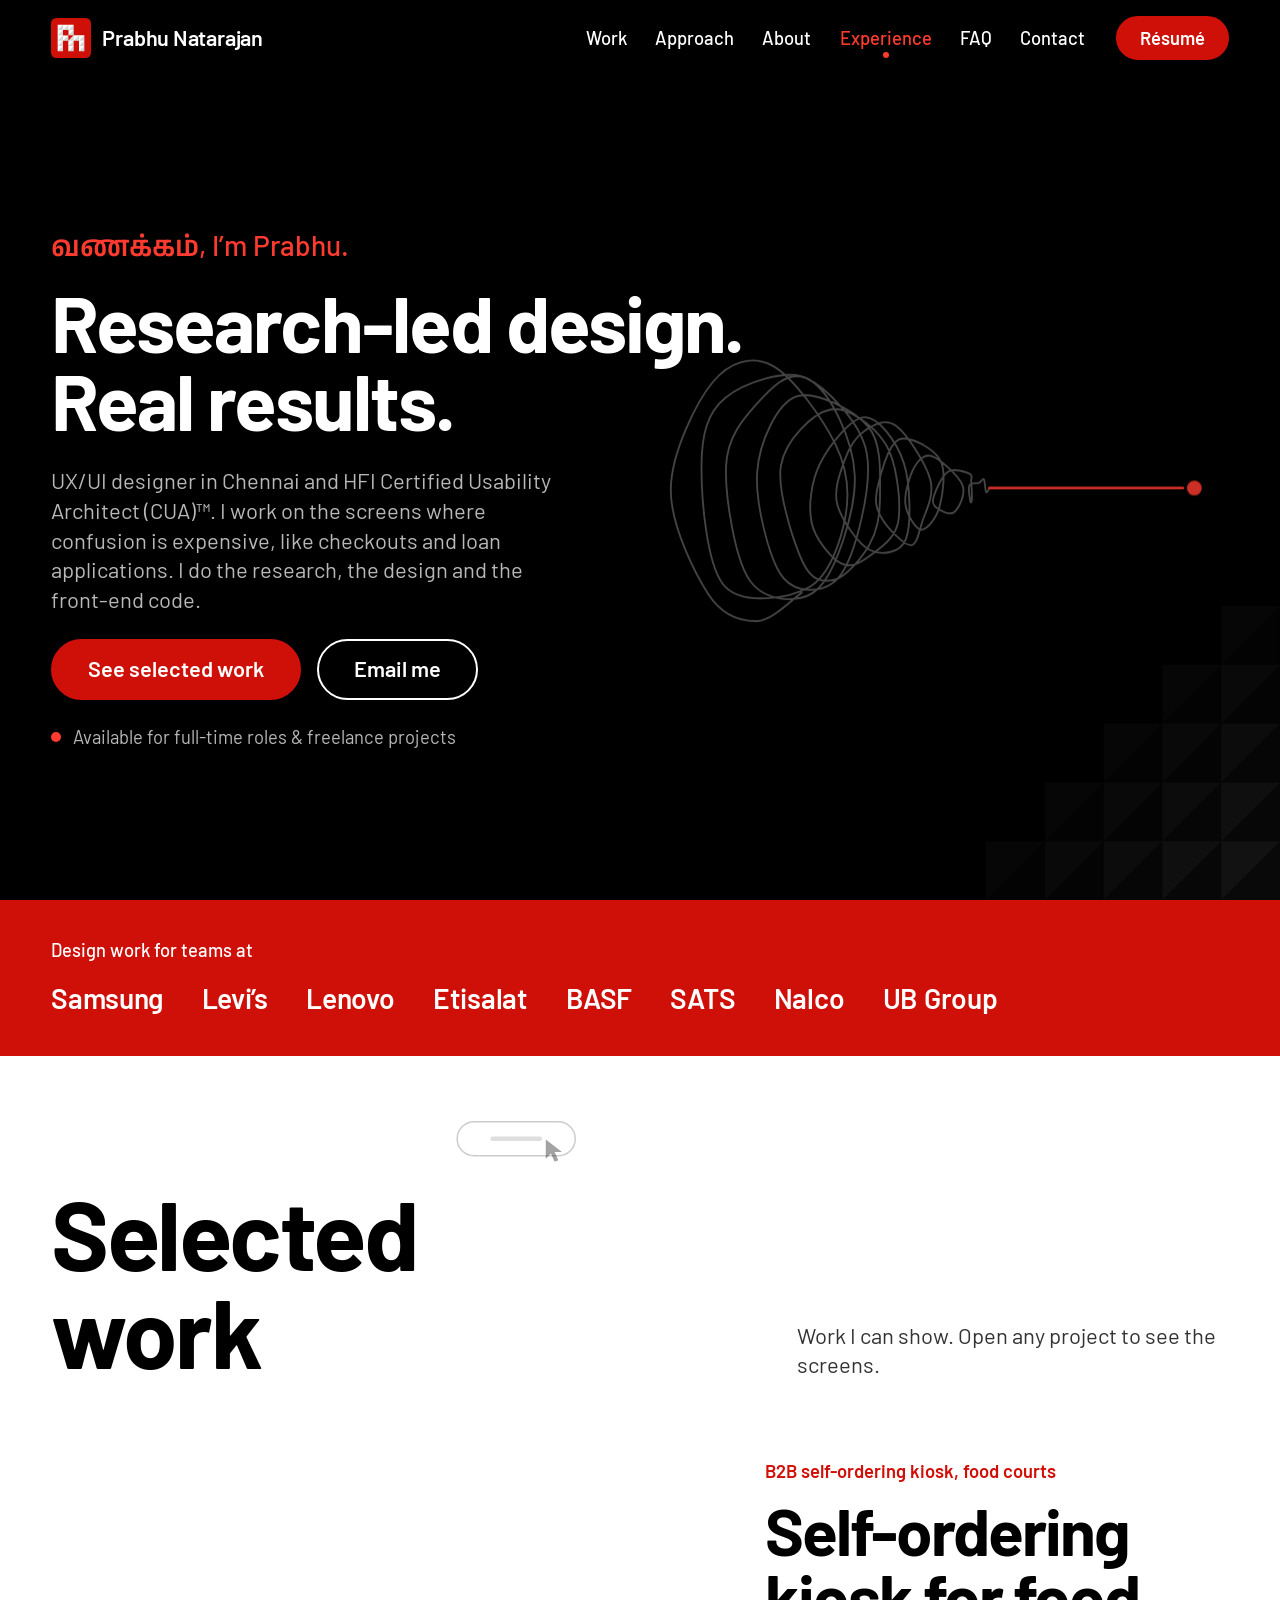
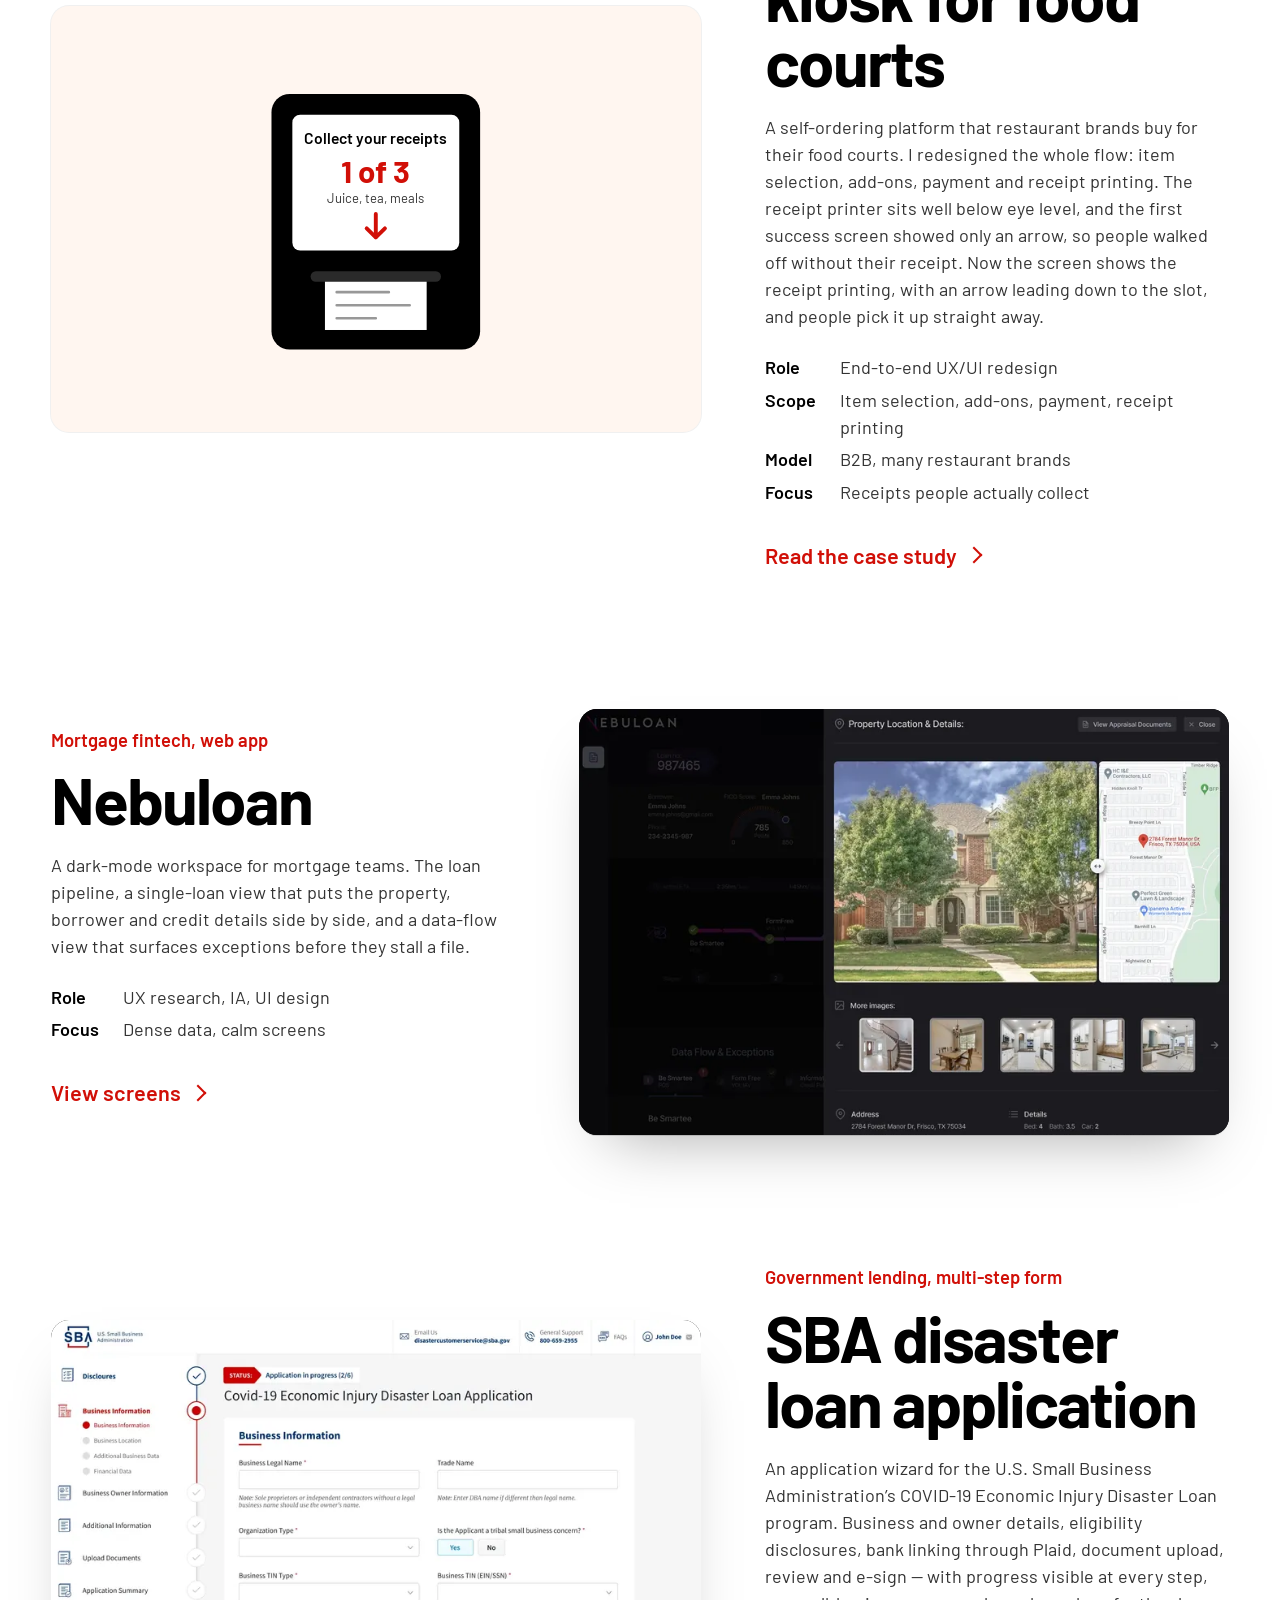
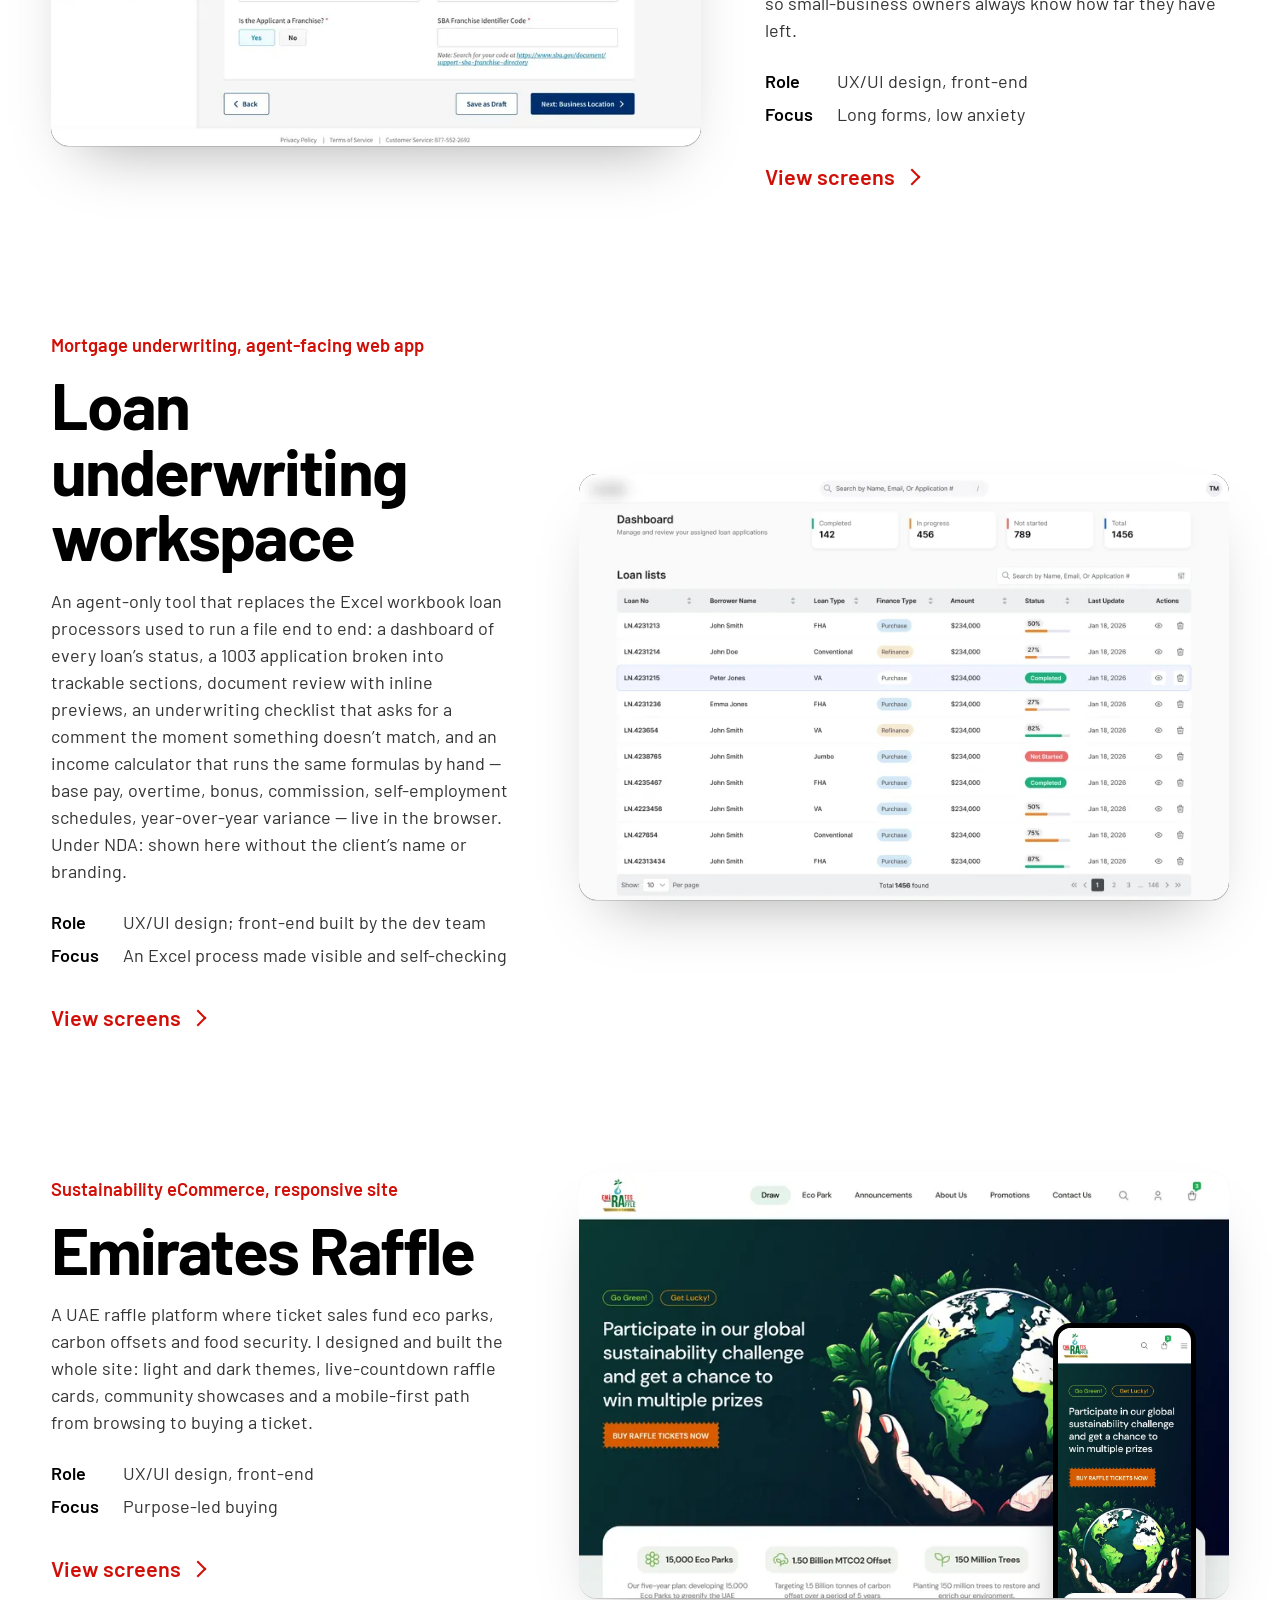
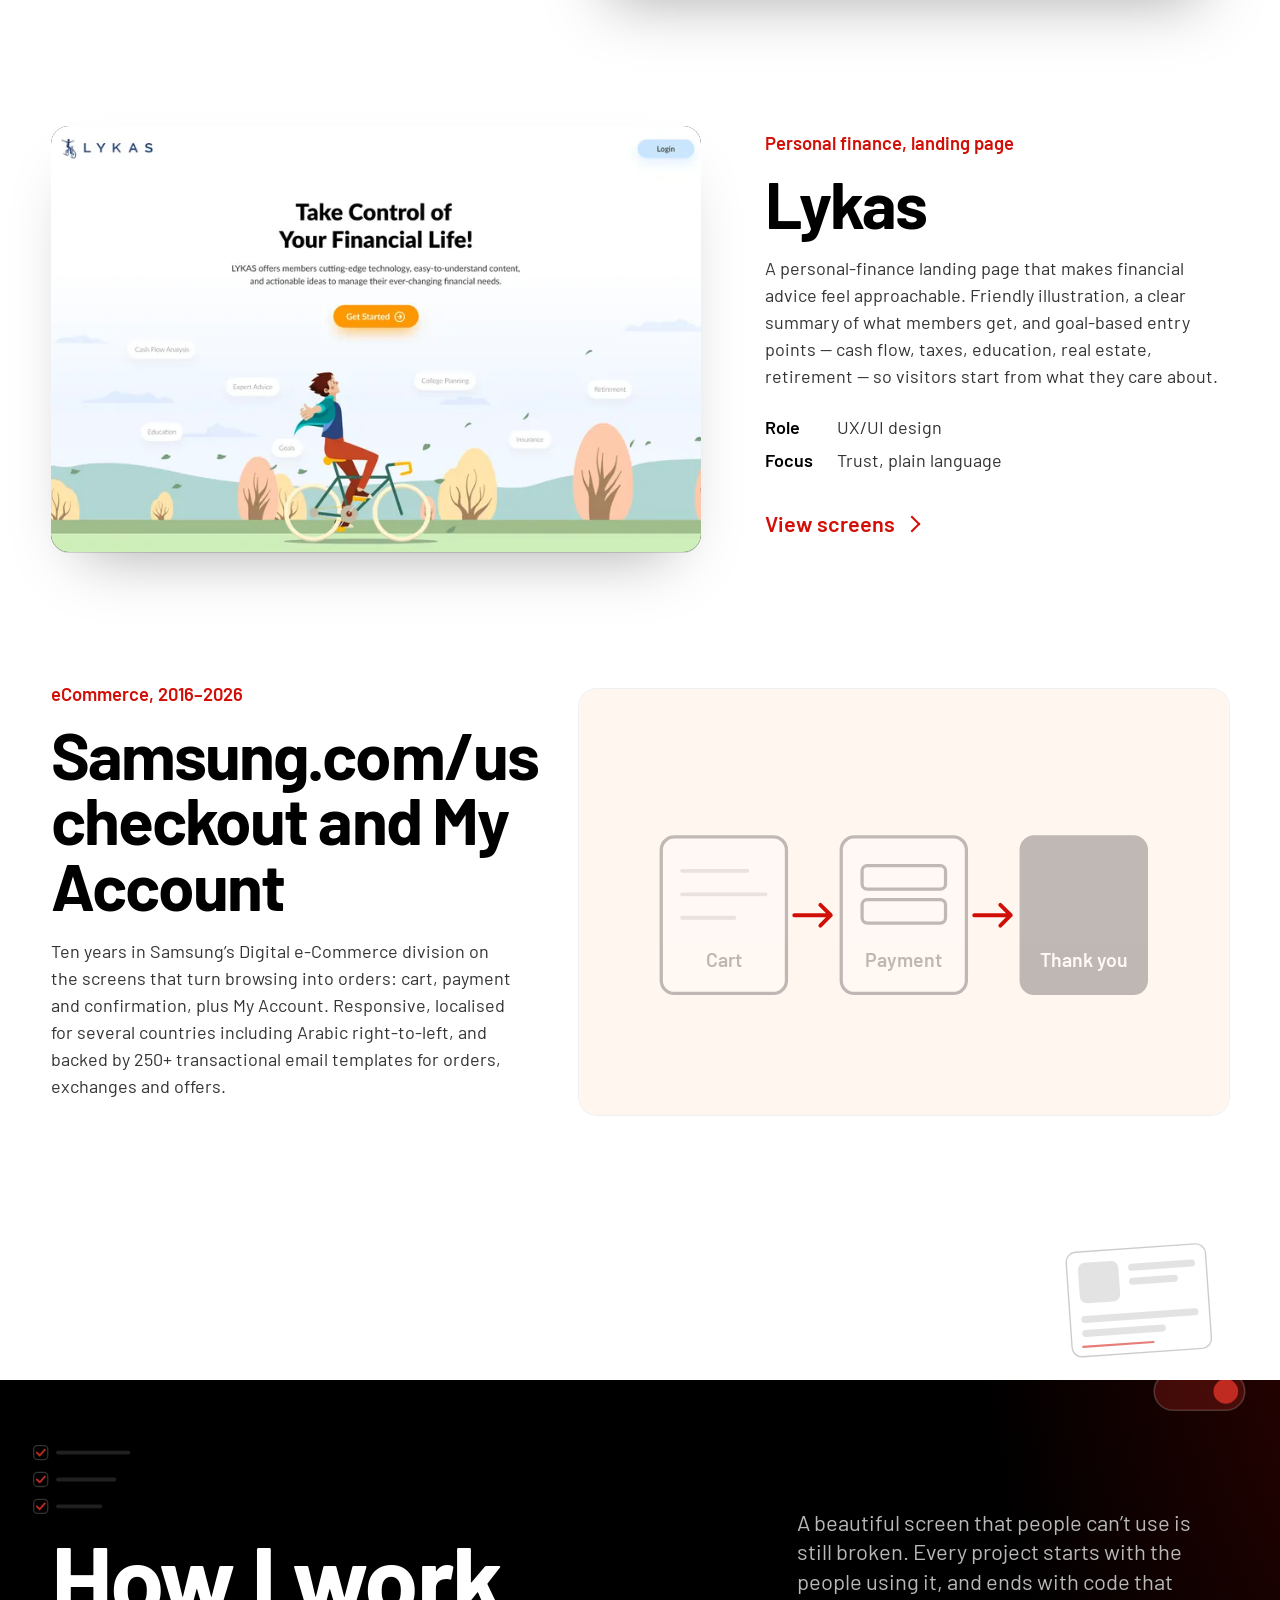
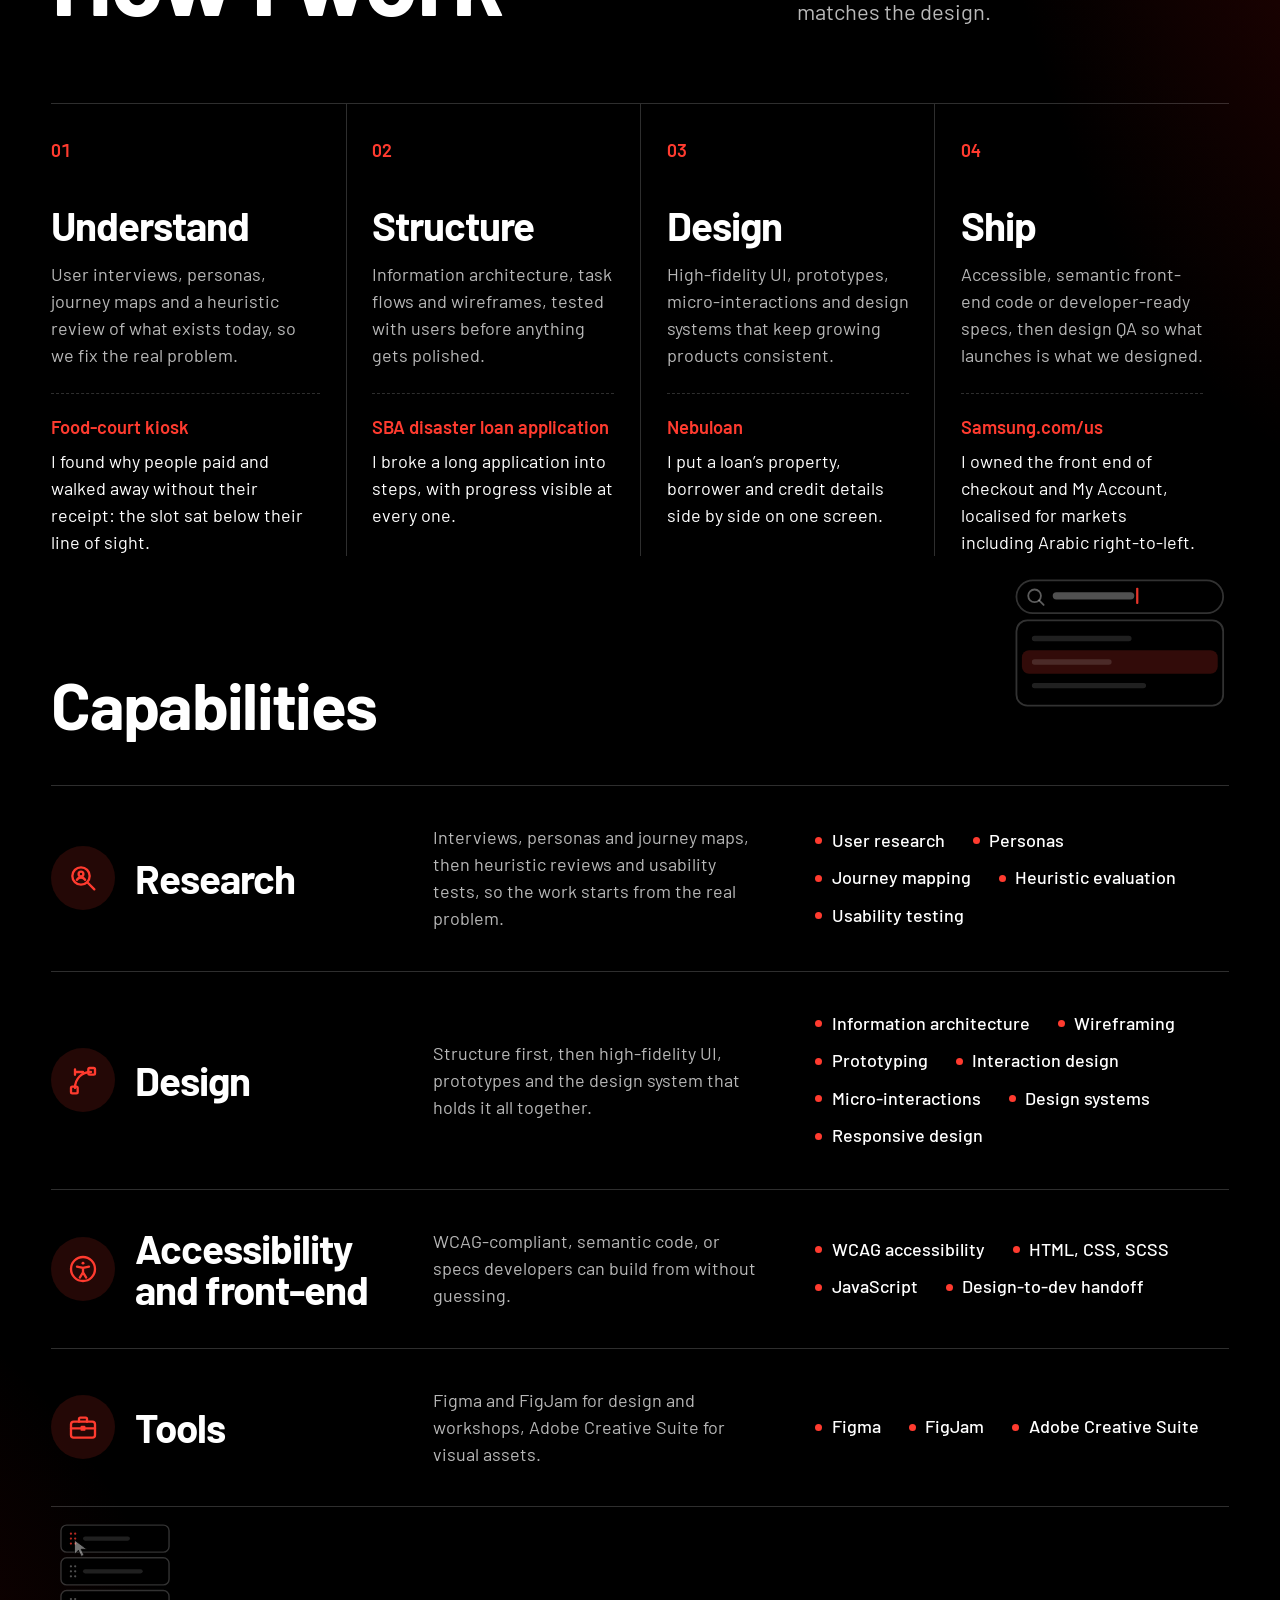
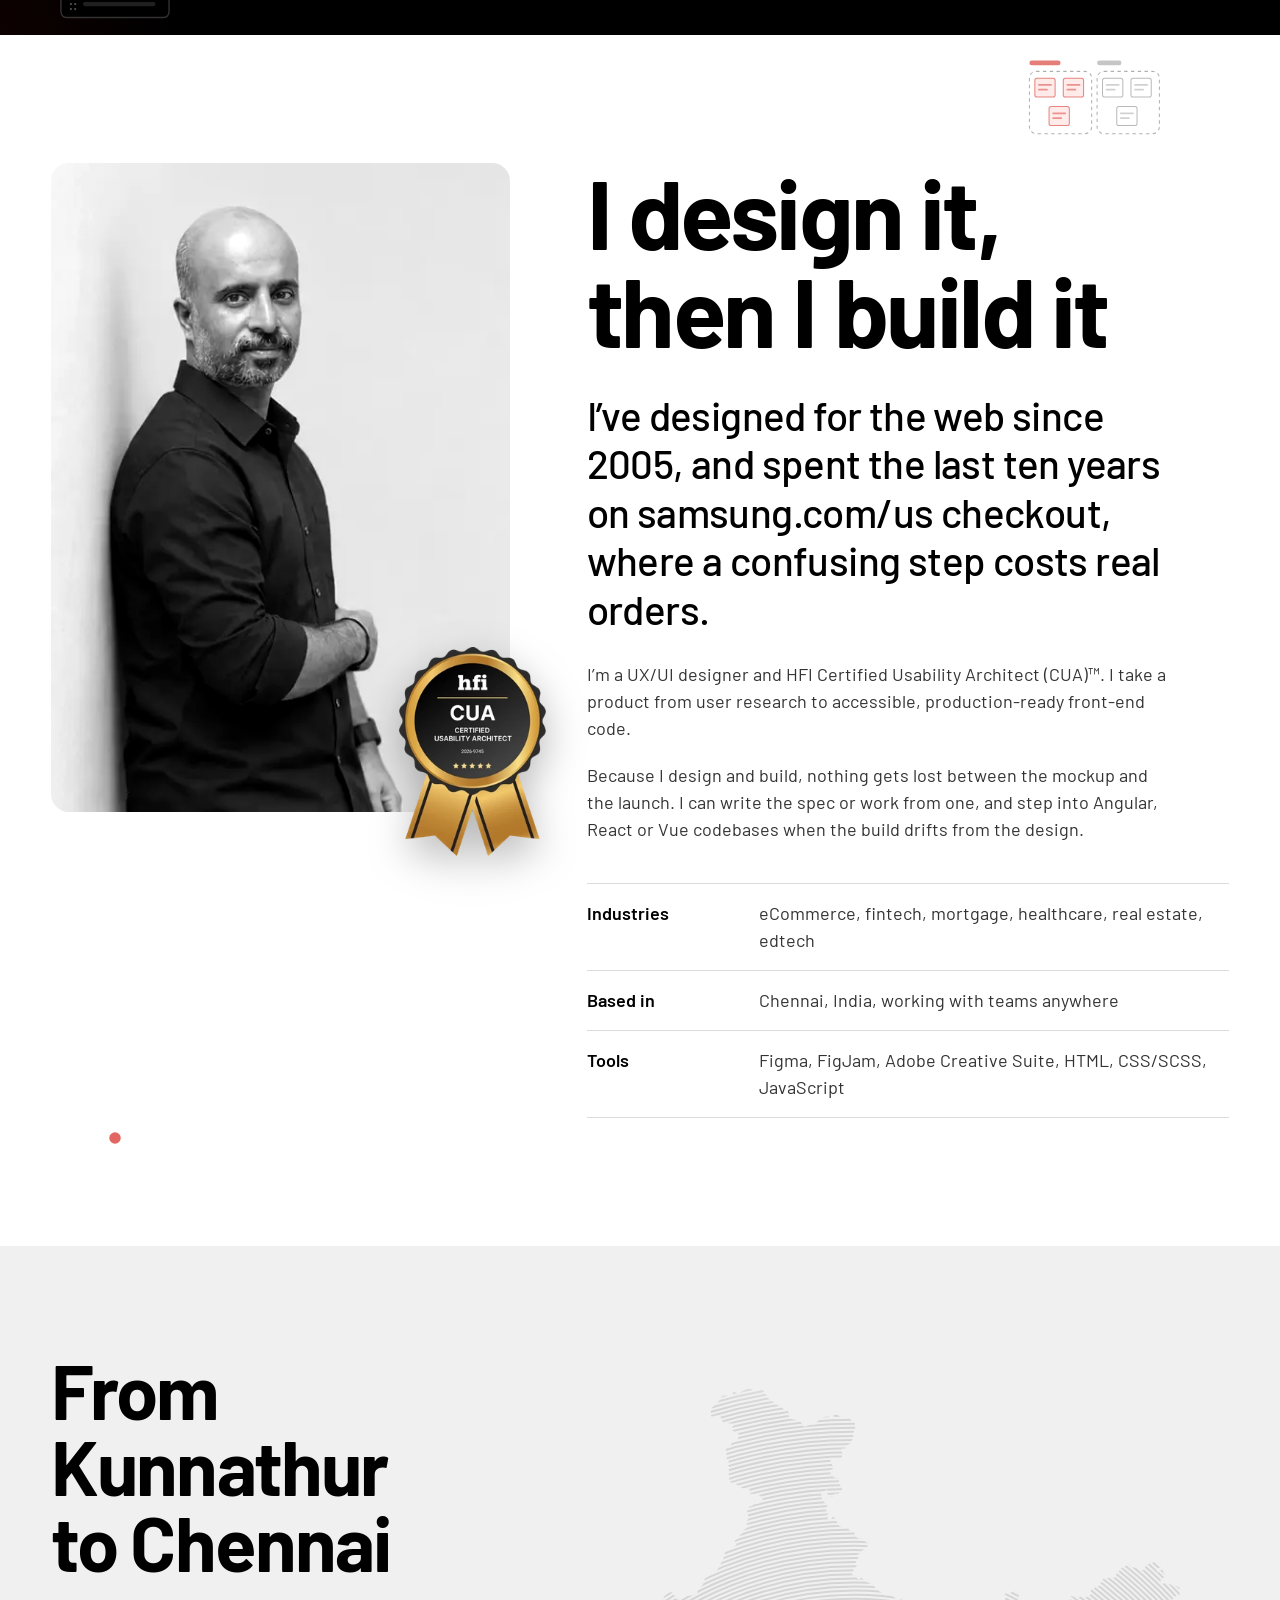
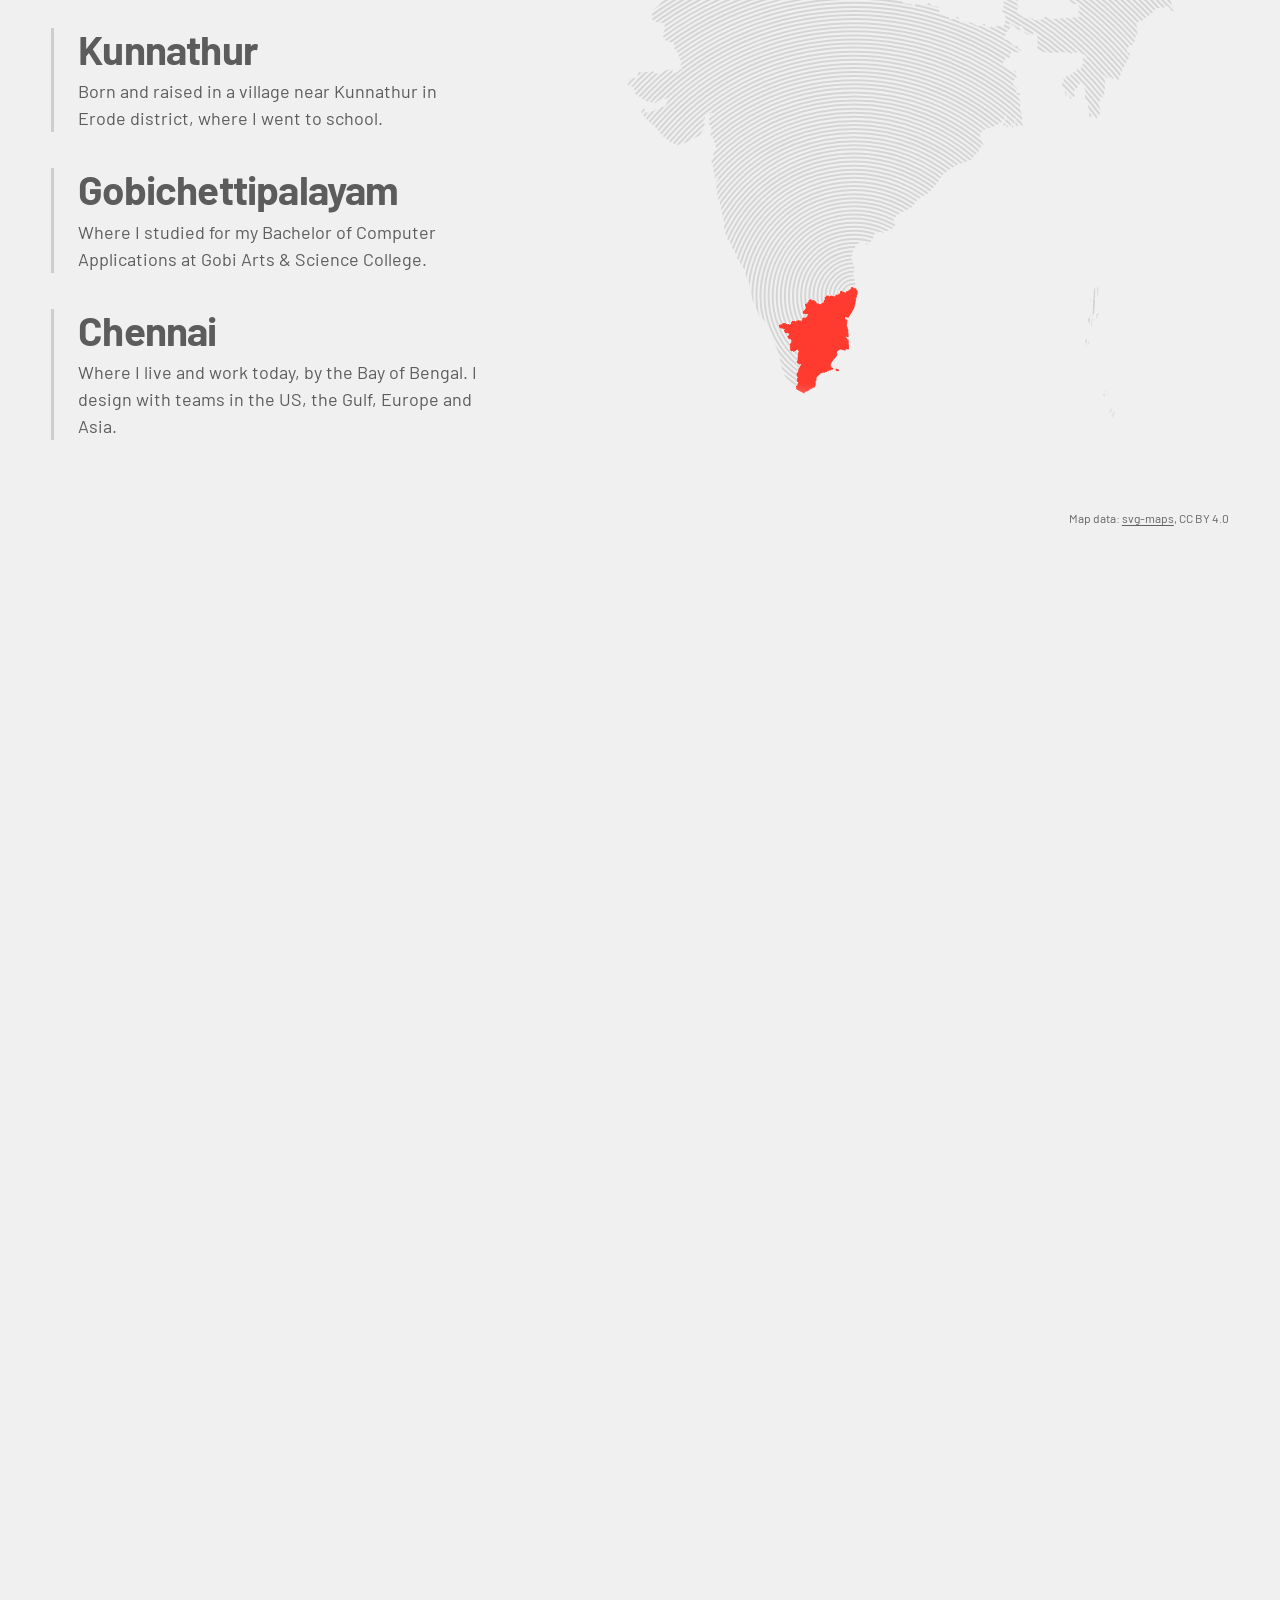
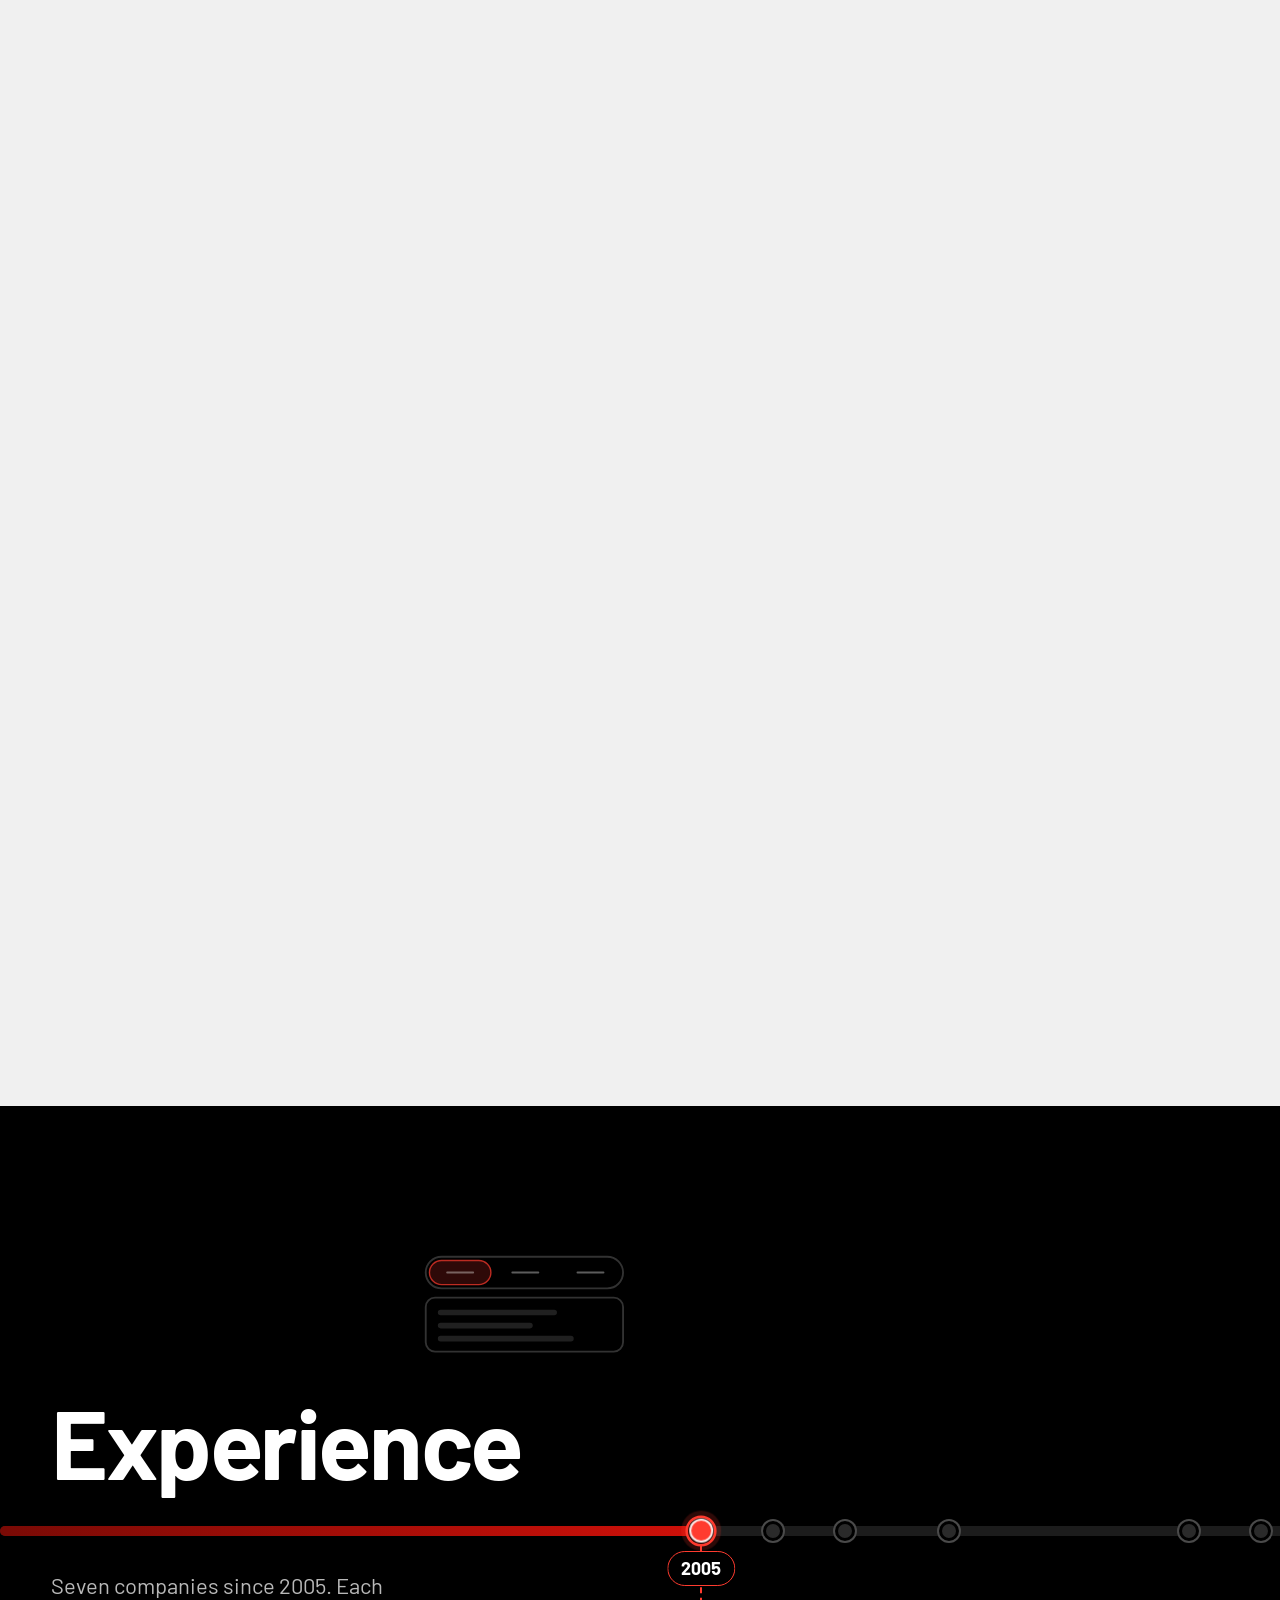
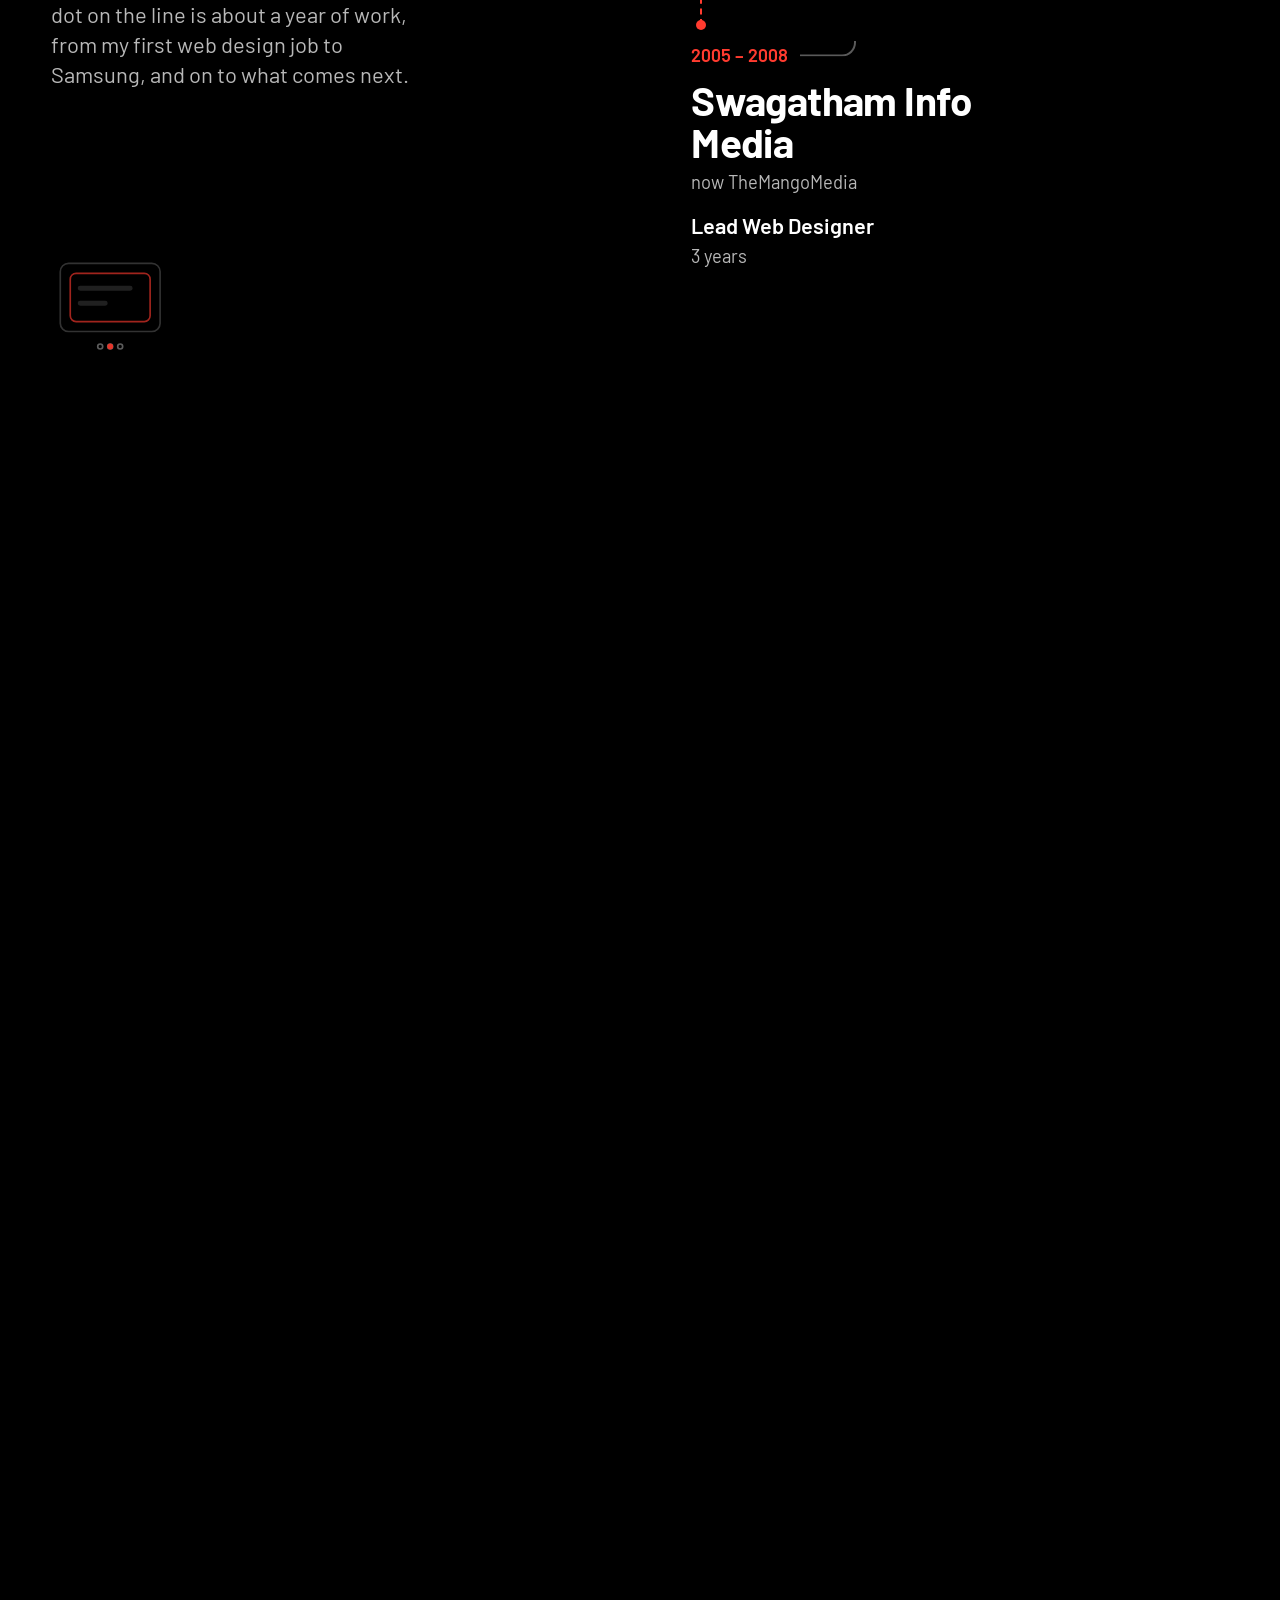
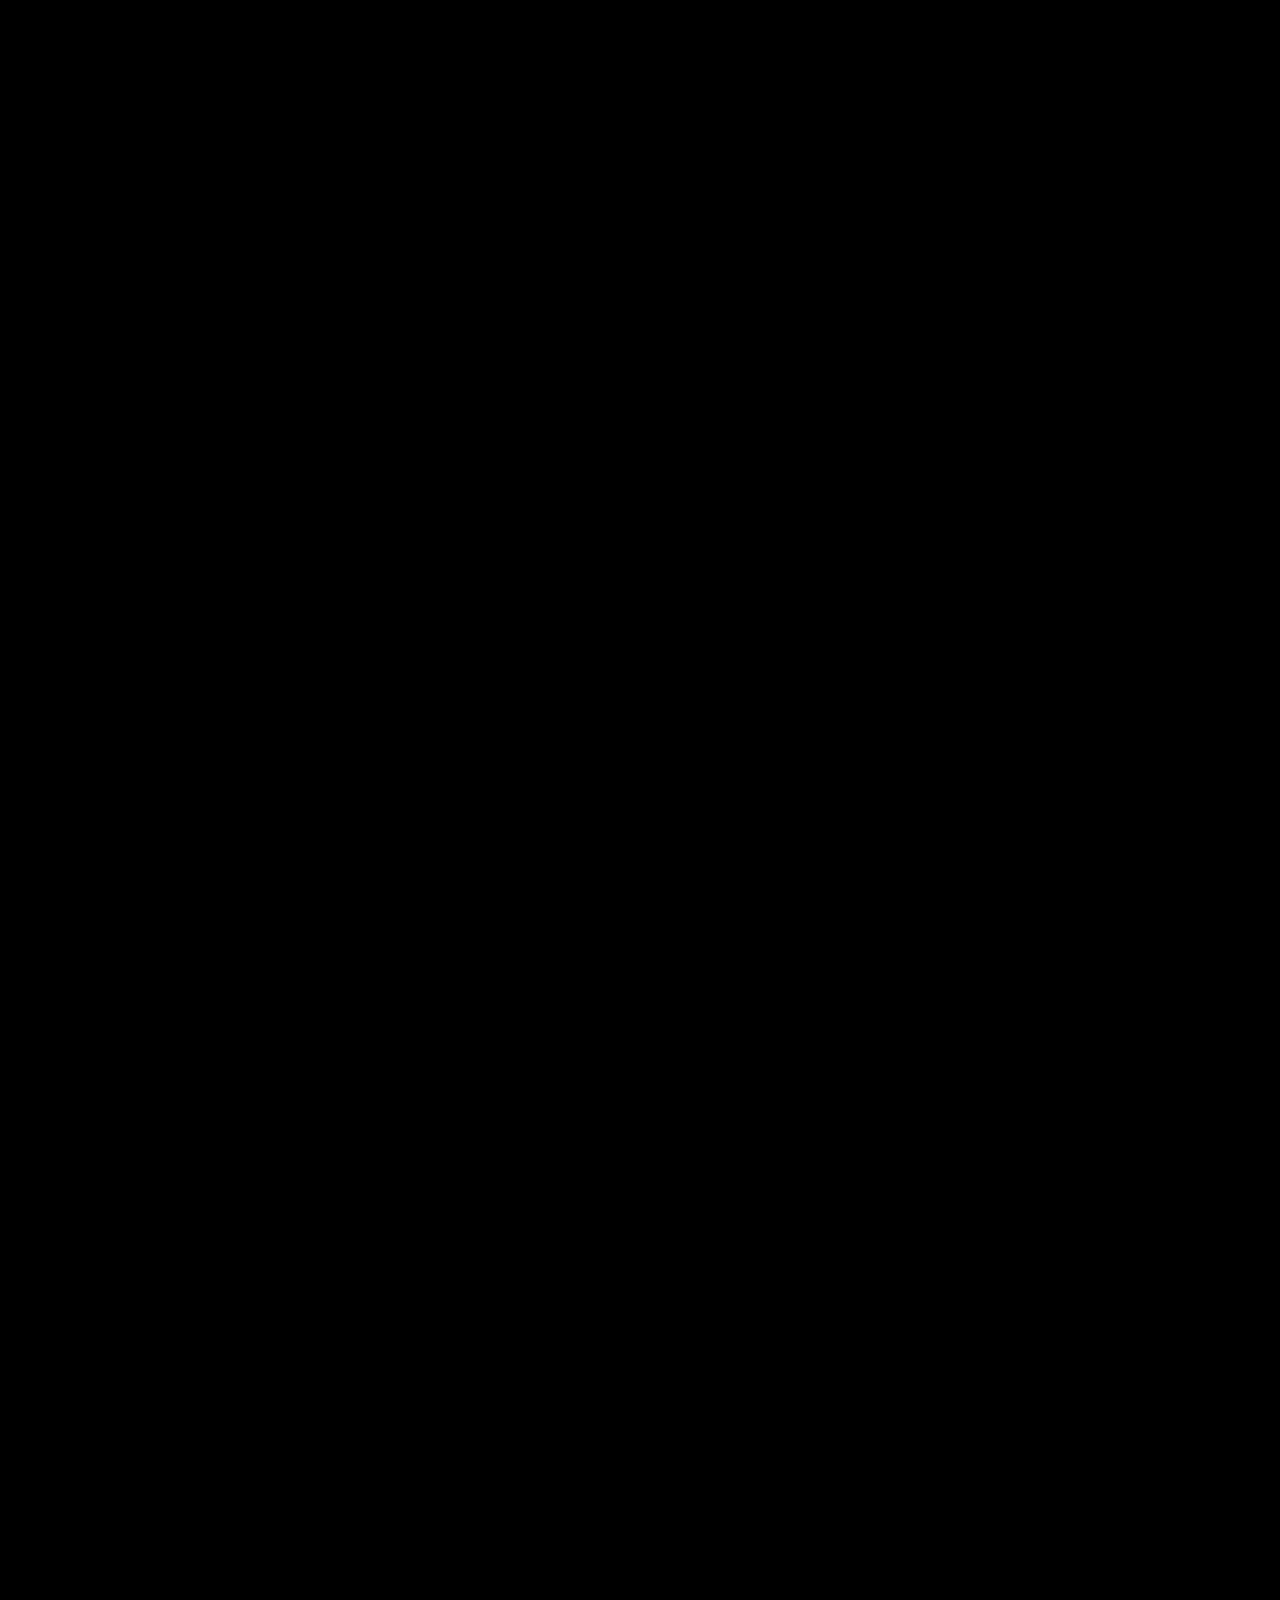
<file: index.html>
<!doctype html>
<html lang="en-IN" class="no-js">
<head>
<meta charset="utf-8">
<meta name="viewport" content="width=device-width, initial-scale=1, viewport-fit=cover">
<title>Prabhu Natarajan — UX/UI Designer in Chennai, India</title>
<meta name="description" content="Prabhu Natarajan, UX/UI designer and HFI Certified Usability Architect (CUA)™ in Chennai, India. Research-led, accessible interfaces for eCommerce and fintech.">
<meta name="author" content="Prabhu Natarajan">
<meta name="robots" content="index, follow, max-image-preview:large, max-snippet:-1, max-video-preview:-1">
<link rel="canonical" href="https://www.prabhunatarajan.com/">
<meta name="theme-color" content="#000000">

<meta property="og:type" content="profile">
<meta property="og:site_name" content="Prabhu Natarajan">
<meta property="og:title" content="Prabhu Natarajan — UX/UI Designer in Chennai, India">
<meta property="og:description" content="UX/UI designer and HFI Certified Usability Architect (CUA)™. Research-led, accessible interfaces for eCommerce, fintech, mortgage and healthcare.">
<meta property="og:url" content="https://www.prabhunatarajan.com/">
<meta property="og:image" content="https://www.prabhunatarajan.com/assets/img/og-image.jpg?v=2">
<meta property="og:image:width" content="1200">
<meta property="og:image:height" content="630">
<meta property="og:image:alt" content="Prabhu Natarajan, UX/UI Designer — user-experience line art in black and red">
<meta property="og:locale" content="en_IN">
<meta property="profile:first_name" content="Prabhu">
<meta property="profile:last_name" content="Natarajan">
<meta name="twitter:card" content="summary_large_image">
<meta name="twitter:title" content="Prabhu Natarajan — UX/UI Designer in Chennai, India">
<meta name="twitter:description" content="Research-led, accessible interfaces for eCommerce, fintech, mortgage and healthcare.">
<meta name="twitter:image:alt" content="Prabhu Natarajan, UX/UI Designer in Chennai, India">
<meta name="twitter:image" content="https://www.prabhunatarajan.com/assets/img/og-image.jpg?v=2">

<link rel="icon" href="/favicon.svg?v=5" type="image/svg+xml">
<link rel="icon" href="/favicon-32.png?v=5" sizes="32x32" type="image/png">
<link rel="apple-touch-icon" href="/apple-touch-icon.png?v=5">
<link rel="manifest" href="/site.webmanifest">

<link rel="preload" href="assets/fonts/barlow-700.woff2" as="font" type="font/woff2" crossorigin>
<link rel="preload" href="assets/fonts/barlow-400.woff2" as="font" type="font/woff2" crossorigin>
<link rel="stylesheet" href="assets/css/style.css?v=20261128">
<script>document.documentElement.classList.replace('no-js','js')</script>

<script type="application/ld+json">
{
 "@context": "https://schema.org",
 "@graph": [
  {
   "@type": "Person",
   "@id": "https://www.prabhunatarajan.com/#person",
   "name": "Prabhu Natarajan",
   "givenName": "Prabhu",
   "familyName": "Natarajan",
   "jobTitle": "UX/UI Designer",
   "description": "UX/UI designer and HFI Certified Usability Architect (CUA)™ in Chennai, India, designing for the web since 2005. Specialises in user research, interaction design, design systems and accessible, WCAG-compliant interfaces. Available for full-time UX/UI roles and freelance projects.",
   "url": "https://www.prabhunatarajan.com/",
   "email": "mailto:me@prabhunatarajan.com",
   "image": {
    "@type": "ImageObject",
    "url": "https://www.prabhunatarajan.com/assets/img/portrait-800.webp",
    "width": 800,
    "height": 1131
   },
   "address": {
    "@type": "PostalAddress",
    "addressLocality": "Chennai",
    "addressRegion": "Tamil Nadu",
    "addressCountry": "IN"
   },
   "homeLocation": {
    "@type": "Place",
    "name": "Chennai, Tamil Nadu, India"
   },
   "knowsLanguage": [
    "English",
    "Tamil"
   ],
   "alumniOf": {
    "@type": "CollegeOrUniversity",
    "name": "Gobi Arts & Science College, Bharathiar University",
    "address": {
     "@type": "PostalAddress",
     "addressLocality": "Gobichettipalayam",
     "addressRegion": "Tamil Nadu",
     "addressCountry": "IN"
    }
   },
   "hasCredential": [
    {
     "@type": "EducationalOccupationalCredential",
     "name": "Certified Usability Architect (CUA)™",
     "credentialCategory": "certificate",
     "recognizedBy": {
      "@type": "Organization",
      "name": "Human Factors International"
     },
     "url": "https://hfiinstitute.com/verify/?credential=376dae02-b2f6-4be2-b82d-7b70dd803888"
    },
    {
     "@type": "EducationalOccupationalCredential",
     "name": "AI for Human-Centered Design — Primer",
     "credentialCategory": "certificate",
     "recognizedBy": {
      "@type": "Organization",
      "name": "Human Factors International"
     }
    },
    {
     "@type": "EducationalOccupationalCredential",
     "name": "Design Thinking: The Ultimate Guide",
     "credentialCategory": "certificate",
     "recognizedBy": {
      "@type": "Organization",
      "name": "Interaction Design Foundation"
     },
     "url": "https://ixdf.org/members/prabhu-natarajan/certificate/course/77b2a14b-776d-4a10-9a81-e90fd71527ed"
    },
    {
     "@type": "EducationalOccupationalCredential",
     "name": "User Experience: The Beginner’s Guide",
     "credentialCategory": "certificate",
     "recognizedBy": {
      "@type": "Organization",
      "name": "Interaction Design Foundation"
     },
     "url": "https://ixdf.org/members/prabhu-natarajan/certificate/course/c5c941b7-1e19-46d2-8c48-1732cb476034"
    },
    {
     "@type": "EducationalOccupationalCredential",
     "name": "Accessibility Foundations",
     "credentialCategory": "certificate",
     "recognizedBy": {
      "@type": "Organization",
      "name": "Uxcel"
     },
     "url": "https://app.uxcel.com/certificates/RG4KYNJ1G5YQ"
    },
    {
     "@type": "EducationalOccupationalCredential",
     "name": "Bachelor of Computer Applications",
     "credentialCategory": "degree",
     "recognizedBy": {
      "@type": "CollegeOrUniversity",
      "name": "Bharathiar University"
     }
    }
   ],
   "hasOccupation": {
    "@type": "Occupation",
    "name": "UX/UI Designer",
    "occupationLocation": {
     "@type": "City",
     "name": "Chennai"
    },
    "skills": "User research, personas, journey mapping, heuristic evaluation, usability testing, information architecture, wireframing, prototyping, interaction design, micro-interactions, design systems, WCAG accessibility, responsive design, Figma, HTML, CSS, SCSS, JavaScript, design-to-development handoff"
   },
   "knowsAbout": [
    "User experience design",
    "User interface design",
    "Usability evaluation",
    "User research",
    "Information architecture",
    "Interaction design",
    "Design systems",
    "Web accessibility (WCAG)",
    "Front-end development",
    "Figma",
    "eCommerce checkout design",
    "Fintech and mortgage software design"
   ],
   "sameAs": [
    "https://www.linkedin.com/in/snprabhu2004/",
    "https://www.behance.net/prabhu-natarajan",
    "https://dribbble.com/snprabhu2004",
    "https://www.instagram.com/snprabhu2004/"
   ]
  },
  {
   "@type": "WebSite",
   "@id": "https://www.prabhunatarajan.com/#website",
   "url": "https://www.prabhunatarajan.com/",
   "name": "Prabhu Natarajan — UX/UI Designer",
   "inLanguage": "en-IN",
   "publisher": {
    "@id": "https://www.prabhunatarajan.com/#person"
   },
   "about": {
    "@id": "https://www.prabhunatarajan.com/#person"
   }
  },
  {
   "@type": "ProfilePage",
   "@id": "https://www.prabhunatarajan.com/#webpage",
   "url": "https://www.prabhunatarajan.com/",
   "name": "Prabhu Natarajan — UX/UI Designer in Chennai, India",
   "inLanguage": "en-IN",
   "isPartOf": {
    "@id": "https://www.prabhunatarajan.com/#website"
   },
   "mainEntity": {
    "@id": "https://www.prabhunatarajan.com/#person"
   },
   "about": {
    "@id": "https://www.prabhunatarajan.com/#person"
   },
   "primaryImageOfPage": {
    "@type": "ImageObject",
    "url": "https://www.prabhunatarajan.com/assets/img/portrait-800.webp"
   },
   "dateModified": "2026-11-20",
   "hasPart": [
    {
     "@id": "https://www.prabhunatarajan.com/#work"
    },
    {
     "@id": "https://www.prabhunatarajan.com/#faq"
    }
   ]
  },
  {
   "@type": "ItemList",
   "@id": "https://www.prabhunatarajan.com/#work",
   "name": "Selected work by Prabhu Natarajan",
   "itemListOrder": "https://schema.org/ItemListUnordered",
   "numberOfItems": 7,
   "itemListElement": [
    {
     "@type": "ListItem",
     "position": 1,
     "item": {
      "@type": "CreativeWork",
      "name": "Nebuloan",
      "genre": "Mortgage fintech, web app",
      "description": "A dark-mode workspace for mortgage teams. The loan pipeline, a single-loan view that puts the property, borrower and credit details side by side, and a data-flow view that surfaces exceptions before they stall a file.",
      "creator": {
       "@id": "https://www.prabhunatarajan.com/#person"
      },
      "url": "https://www.prabhunatarajan.com/#work"
     }
    },
    {
     "@type": "ListItem",
     "position": 2,
     "item": {
      "@type": "CreativeWork",
      "name": "SBA disaster loan application",
      "genre": "Government lending, multi-step form",
      "description": "An application wizard for the U.S. Small Business Administration’s COVID-19 Economic Injury Disaster Loan program. Business and owner details, eligibility disclosures, bank linking through Plaid, document upload, review and e-sign — with progress visible at every step, so small-business owners always know how far they have left.",
      "creator": {
       "@id": "https://www.prabhunatarajan.com/#person"
      },
      "url": "https://www.prabhunatarajan.com/#work"
     }
    },
    {
     "@type": "ListItem",
     "position": 3,
     "item": {
      "@type": "CreativeWork",
      "name": "Loan underwriting workspace",
      "genre": "Mortgage underwriting, agent-facing web app",
      "description": "An agent-only tool that replaces the Excel workbook loan processors used to run a file end to end: dashboard, 1003 application, document review, an underwriting checklist and an income calculator that runs the same formulas — base pay, overtime, bonus, commission, self-employment schedules, year-over-year variance — live in the browser. Under NDA, shown without the client’s name or branding.",
      "creator": {
       "@id": "https://www.prabhunatarajan.com/#person"
      },
      "url": "https://www.prabhunatarajan.com/#work"
     }
    },
    {
     "@type": "ListItem",
     "position": 4,
     "item": {
      "@type": "CreativeWork",
      "name": "Emirates Raffle",
      "genre": "Sustainability eCommerce, responsive site",
      "description": "A UAE raffle platform where ticket sales fund eco parks, carbon offsets and food security. I designed and built the whole site: light and dark themes, live-countdown raffle cards, community showcases and a mobile-first path from browsing to buying a ticket.",
      "creator": {
       "@id": "https://www.prabhunatarajan.com/#person"
      },
      "url": "https://www.prabhunatarajan.com/#work"
     }
    },
    {
     "@type": "ListItem",
     "position": 5,
     "item": {
      "@type": "CreativeWork",
      "name": "Lykas",
      "genre": "Personal finance, landing page",
      "description": "A personal-finance landing page that makes financial advice feel approachable. Friendly illustration, a clear summary of what members get, and goal-based entry points — cash flow, taxes, education, real estate, retirement — so visitors start from what they care about.",
      "creator": {
       "@id": "https://www.prabhunatarajan.com/#person"
      },
      "url": "https://www.prabhunatarajan.com/#work"
     }
    },
    {
     "@type": "ListItem",
     "position": 6,
     "item": {
      "@type": "CreativeWork",
      "name": "Samsung.com/us checkout and My Account",
      "genre": "eCommerce, 2016–2026",
      "description": "Ten years in Samsung’s Digital e-Commerce division on the screens that turn browsing into orders: cart, payment and confirmation, plus My Account. Responsive, localised for several countries including Arabic right-to-left, and backed by 250+ transactional email templates for orders, exchanges and offers.",
      "creator": {
       "@id": "https://www.prabhunatarajan.com/#person"
      },
      "url": "https://www.prabhunatarajan.com/#work"
     }
    },
    {
     "@type": "ListItem",
     "position": 7,
     "item": {
      "@type": "CreativeWork",
      "name": "Self-ordering kiosk for food courts",
      "genre": "B2B food-court kiosk platform",
      "description": "A self-ordering platform that restaurant brands buy for their food courts. I redesigned the whole flow: item selection, add-ons, payment and receipt printing. The receipt printer sits well below eye level, and the first success screen showed only an arrow, so people walked off without their receipt. Now the screen shows the receipt printing, with an arrow leading down to the slot, and people pick it up straight away.",
      "creator": {
       "@id": "https://www.prabhunatarajan.com/#person"
      },
      "url": "https://www.prabhunatarajan.com/work/food-court-kiosk.html"
     }
    }
   ]
  },
  {
   "@type": "FAQPage",
   "@id": "https://www.prabhunatarajan.com/#faq",
   "url": "https://www.prabhunatarajan.com/#faq",
   "inLanguage": "en-IN",
   "isPartOf": {
    "@id": "https://www.prabhunatarajan.com/#webpage"
   },
   "mainEntity": [
    {
     "@type": "Question",
     "name": "Are you available for new work?",
     "acceptedAnswer": {
      "@type": "Answer",
      "text": "Yes. I’m available for full-time UX/UI roles and freelance projects. The quickest way to reach me is email: me@prabhunatarajan.com."
     }
    },
    {
     "@type": "Question",
     "name": "Do you write front-end code?",
     "acceptedAnswer": {
      "@type": "Answer",
      "text": "Yes. I write semantic, accessible HTML, CSS/SCSS and JavaScript, and I can work in Angular, React or Vue codebases when the build drifts from the design."
     }
    },
    {
     "@type": "Question",
     "name": "Do you work with teams outside India?",
     "acceptedAnswer": {
      "@type": "Answer",
      "text": "Yes. I work from Chennai on Indian Standard Time (UTC+5:30), and I’ve designed with teams in the US, the Gulf, Europe and Asia."
     }
    },
    {
     "@type": "Question",
     "name": "How does a freelance project start?",
     "acceptedAnswer": {
      "@type": "Answer",
      "text": "Email me@prabhunatarajan.com with a few lines about the product, who uses it, what isn’t working and when you need it. That’s enough for a first conversation about scope and approach."
     }
    }
   ]
  }
 ]
}
</script>
</head>
<body>
<a class="skip-link" href="#main">Skip to content</a>

<div class="cursor is-hidden" aria-hidden="true"><span class="cursor__dot"></span><span class="cursor__ring"><span class="cursor__label"></span></span></div>

<header class="site-header" data-theme="dark">
  <div class="site-header__inner">
    <a class="brand" href="#top" aria-label="Prabhu Natarajan, back to top">
      <svg class="brand__mark" viewBox="0 0 600 600" aria-hidden="true" focusable="false"><rect width="600" height="600" rx="80" fill="#CF1009"/><path d="M260 260H340V340H260V260Z M420 260H500V340H420V260Z M340 260H420V340H340V260Z M260 340H340V420H260V340Z M420 340H500V420H420V340Z M260 420H340V500H260V420Z M420 420H500V500H420V420Z M100 100H180V180H100V100Z M180 100H260V180H180V100Z M260 100H340V180H260V100Z M260 180H340V260H260V180Z M180 260H260V340H180V260Z M100 180H180V260H100L100 180Z M100 260H180V340H100V260Z M100 340H180V420H100V340Z M100 420H180V500H100V420Z" fill="white"/><path d="M180 100V180H100L180 100Z M180 180V260H100L180 180Z M180 260V340H100L180 260Z M260 260V340H180L260 260Z M180 340V420H100L180 340Z M340 340V420H260L340 340Z M500 340V420H420L500 340Z M500 260V340H420L500 260Z M420 260V340H340L420 260Z M340 260V340H260L340 260Z M180 420V500H100L180 420Z M340 420V500H260L340 420Z M500 420V500H420L500 420Z M260 100V180H180L260 100Z M340 100V180H260L340 100Z M340 180V260H260L340 180Z" fill="black" fill-opacity="0.16"/><path d="M180 180H260V260H180V180Z M260 260H340L260 340V260Z" fill="#CF1009"/></svg>
      <span class="brand__name">Prabhu Natarajan</span>
    </a>
    <button class="menu-toggle" type="button" aria-expanded="false" aria-controls="site-nav">
      <span class="menu-toggle__label">Menu</span>
      <span class="menu-toggle__icon" aria-hidden="true"><i></i><i></i></span>
    </button>
    <nav id="site-nav" class="site-nav" aria-label="Main">
      <ul>
        <li><a href="#work">Work</a></li>
        <li><a href="#approach">Approach</a></li>
        <li><a href="#about">About</a></li>
        <li><a href="#experience">Experience</a></li>
        <li><a href="#faq">FAQ</a></li>
        <li><a href="#contact">Contact</a></li>
      </ul>
      <a class="btn btn--small btn--gold" href="assets/Prabhu-Natarajan-UX-UI-Designer-Resume.pdf" download data-cursor="Download">Résumé <span class="sr-only">(PDF)</span></a>
    </nav>
  </div>
</header>

<main id="main" tabindex="-1">

  <!-- HERO -->
  <section id="top" class="hero has-tri" data-theme="dark" aria-labelledby="hero-title">
    <div class="tri-bg tri-bg--corner" aria-hidden="true"></div>
    <div class="hero__art" aria-hidden="true">
      <svg viewBox="-30 -30 620 460" class="pattern pattern--tangle" data-pattern="tangle" focusable="false"><path class="pt-line pt-draw pt-strong" d="M72.6 326.8C63.5 332.5 37 360.9 18.1 361.1C-0.9 361.4 -23.5 354.8 -40.8 328C-58.1 301.1 -86.9 242.8 -85.9 200.1C-85 157.3 -55.6 96.5 -35.1 71.7C-14.7 47 11.8 38.9 36.6 51.5C61.4 64.1 98.7 116.8 113.5 147.2C128.4 177.6 130.8 205.2 125.6 234C120.4 262.7 106.7 305.5 82.3 319.6C57.9 333.7 1 342.8 -20.9 318.6C-42.8 294.3 -48.9 212.3 -48.8 174.4C-48.7 136.4 -42.1 108.6 -20.3 91C1.5 73.3 55.5 53 81.7 68.6C107.9 84.1 134.8 142.2 136.8 184.3C138.7 226.3 114.4 299.4 93.4 320.9C72.3 342.4 29.4 337.7 10.7 313.3C-8.1 288.8 -20.3 210.1 -19.1 174.2C-17.9 138.4 1.9 116.2 18 98.3C34.1 80.4 55.3 56.9 77.5 66.8C99.7 76.7 144 118.2 151.3 157.6C158.6 197 138 277.9 121.1 303.2C104.3 328.4 67.5 329.3 50.4 308.9C33.3 288.6 16.2 217.7 18.6 181.1C21 144.5 42.5 98.6 65 89.5C87.5 80.4 136.6 105.8 153.6 126.3C170.7 146.7 167.2 188.6 167.4 212.3C167.5 236 163.8 252 154.7 268.4C145.6 284.8 126.4 307 113 310.7C99.6 314.4 85.2 313.7 74.3 290.6C63.4 267.6 42 203.2 47.5 172.3C53 141.4 86 109.3 107.1 105C128.2 100.7 160.3 124.4 174.1 146.6C187.9 168.8 192.7 215.7 189.9 238C187.1 260.3 169 271.6 157.4 280.4C145.8 289.3 132.6 297.8 120.5 291.3C108.3 284.9 88.8 262 84.6 241.8C80.3 221.6 84.2 191.1 95 169.9C105.7 148.7 132.2 114.5 149 114.3C165.8 114.1 187.6 144.1 195.9 168.7C204.2 193.3 205.6 244.2 198.7 261.9C191.9 279.6 168.6 281.8 154.8 274.9C141 268 120.9 238.6 115.8 220.5C110.8 202.4 119.1 181.3 124.5 166.4C129.8 151.5 137.6 138.3 147.9 131.3C158.2 124.3 173.1 114.7 186.5 124.4C199.9 134.2 223 170.2 228.3 189.8C233.6 209.4 222.3 228.7 218.2 241.9C214.1 255.1 211.9 269.9 203.9 269.2C195.8 268.4 176.6 248.6 169.9 237.3C163.2 226.1 160.6 217.5 163.9 201.6C167.2 185.6 177.1 147.5 189.7 141.5C202.4 135.5 231.6 151.9 239.8 165.4C248.1 178.9 243.3 208.5 239.5 222.6C235.7 236.8 224.1 250.9 217.2 250.3C210.3 249.7 199.4 231.5 198.1 218.9C196.7 206.2 203.7 183.8 209.2 174.3C214.7 164.8 221.4 158 231.1 161.7C240.8 165.4 262.9 185.4 267.3 196.6C271.6 207.9 262.6 224.6 257.3 229.1C252.1 233.7 240.1 227.2 236 224.1C231.8 220.9 230.2 217.6 232.5 210.3C234.7 203 242.4 184.9 249.6 180.3C256.9 175.6 271.2 180.5 275.9 182.6C280.6 184.6 277.3 187.6 277.8 192.6C278.2 197.7 278.8 208.8 278.7 212.7C278.5 216.7 277.4 219 276.9 216.3C276.4 213.7 274 200.5 275.7 196.7C277.4 193 284 194.9 286.9 193.8C289.9 192.6 291.7 187.8 293.2 189.7C294.7 191.6 294.7 203.2 295.9 204.9C297 206.6 299.3 200.8 300 200" pathLength="1" style="--d:0.20s;--t:2.6s"/><path class="pt-acc pt-draw" d="M300 200H534" pathLength="1" style="--d:2.70s;--t:0.9s"/><g class="pt-fade" style="--d:3.45s"><circle class="pt-dot" cx="548" cy="200" r="9"/></g></svg><svg viewBox="-30 -30 620 460" class="pattern pattern--wireframe" data-pattern="wireframe" focusable="false"><path class="pt-line pt-draw" d="M12 0H548Q560 0 560 12V388Q560 400 548 400H12Q0 400 0 388V12Q0 0 12 0Z" pathLength="1" style="--d:0.20s;--t:1.4s"/><path class="pt-line pt-draw" d="M0 34H560" pathLength="1" style="--d:0.60s;--t:0.6s"/><g class="pt-fade" style="--d:.9s"><circle class="pt-line" cx="22" cy="17" r="5"/><circle class="pt-line" cx="40" cy="17" r="5"/><circle class="pt-line" cx="58" cy="17" r="5"/><rect class="pt-line" x="90" y="9" width="300" height="16" rx="8"/></g><path class="pt-line pt-draw" d="M24 54H84V68H24Z M330 61H370 M386 61H426 M442 61H482" pathLength="1" style="--d:1.00s;--t:0.8s"/><path class="pt-line pt-draw" d="M24 92H246Q260 92 260 106V248Q260 262 246 262H38Q24 262 24 248V106Q24 92 38 92Z M24 92L260 262 M260 92L24 262" pathLength="1" style="--d:1.20s;--t:1.2s"/><path class="pt-line pt-draw pt-strong" d="M300 108H530 M300 132H490" pathLength="1" style="--d:1.30s;--t:0.8s"/><path class="pt-line pt-draw" d="M300 166H520 M300 182H490 M300 198H510" pathLength="1" style="--d:1.60s;--t:0.8s"/><path class="pt-acc pt-draw" d="M317 222H393A17 17 0 0 1 393 256H317A17 17 0 0 1 317 222Z" pathLength="1" style="--d:2.10s;--t:0.8s"/><path class="pt-acc pt-draw" d="M326 239H372 M376 233L382 239L376 245" pathLength="1" style="--d:2.60s;--t:0.5s"/><path class="pt-line pt-draw" d="M32 290H176Q184 290 184 298V368Q184 376 176 376H32Q24 376 24 368V298Q24 290 32 290Z M40 346H130 M40 360H100" pathLength="1" style="--d:1.90s;--t:0.9s"/><path class="pt-line pt-draw" d="M208 290H352Q360 290 360 298V368Q360 376 352 376H208Q200 376 200 368V298Q200 290 208 290Z M216 346H306 M216 360H276" pathLength="1" style="--d:2.10s;--t:0.9s"/><path class="pt-line pt-draw" d="M384 290H528Q536 290 536 298V368Q536 376 528 376H384Q376 376 376 368V298Q376 290 384 290Z M392 346H482 M392 360H452" pathLength="1" style="--d:2.30s;--t:0.9s"/></svg><svg viewBox="-30 -30 620 460" class="pattern pattern--redlines" data-pattern="redlines" focusable="false"><g class="pt-fade" style="--d:.2s"><path class="pt-line pt-dash" d="M0 -10V410M70 -10V410M140 -10V410M210 -10V410M280 -10V410M350 -10V410M420 -10V410M490 -10V410M560 -10V410 M-10 64H570 M-10 336H570"/></g><g class="pt-fade" style="--d:1.6s"><rect class="pt-tint" x="70" y="90" width="32" height="220"/></g><path class="pt-line pt-draw" d="M86 90H404Q420 90 420 106V294Q420 310 404 310H86Q70 310 70 294V106Q70 90 86 90Z" pathLength="1" style="--d:0.60s;--t:1.2s"/><path class="pt-line pt-draw" d="M156 140A22 22 0 1 1 112 140A22 22 0 1 1 156 140Z M170 132H320 M170 152H280" pathLength="1" style="--d:1.00s;--t:0.8s"/><path class="pt-line pt-draw" d="M102 196H392 M102 214H362 M102 232H382" pathLength="1" style="--d:1.20s;--t:0.8s"/><path class="pt-line pt-draw pt-strong" d="M119 252H195A17 17 0 0 1 195 286H119A17 17 0 0 1 119 252Z M236 269H306" pathLength="1" style="--d:1.40s;--t:0.8s"/><path class="pt-acc pt-draw" d="M70 72H420 M70 64V80 M420 64V80" pathLength="1" style="--d:1.90s;--t:0.7s"/><path class="pt-acc pt-draw" d="M446 90V310 M438 90H454 M438 310H454" pathLength="1" style="--d:2.20s;--t:0.7s"/><path class="pt-acc pt-draw" d="M240 286V310 M232 286H248 M232 310H248" pathLength="1" style="--d:2.50s;--t:0.4s"/><g class="pt-fade" style="--d:2.6s"><text class="pt-label" x="245" y="56" text-anchor="middle">350</text><text class="pt-label" x="462" y="206">220</text><text class="pt-label" x="254" y="304">24</text><text class="pt-label" x="86" y="334" text-anchor="middle">32</text></g></svg><svg viewBox="-30 -30 620 460" class="pattern pattern--flow" data-pattern="flow" focusable="false"><path class="pt-line pt-draw" d="M20 170H60A20 20 0 0 1 60 210H20A20 20 0 0 1 20 170Z" pathLength="1" style="--d:0.20s;--t:0.6s"/><path class="pt-line pt-draw" d="M128 160H202Q210 160 210 168V212Q210 220 202 220H128Q120 220 120 212V168Q120 160 128 160Z M134 180H190 M134 196H174" pathLength="1" style="--d:0.50s;--t:0.7s"/><path class="pt-line pt-draw" d="M290 156L324 190L290 224L256 190Z" pathLength="1" style="--d:0.90s;--t:0.6s"/><path class="pt-line pt-draw" d="M388 40H462Q470 40 470 48V92Q470 100 462 100H388Q380 100 380 92V48Q380 40 388 40Z M394 60H450 M394 76H434" pathLength="1" style="--d:1.30s;--t:0.7s"/><path class="pt-line pt-draw" d="M388 160H462Q470 160 470 168V212Q470 220 462 220H388Q380 220 380 212V168Q380 160 388 160Z M394 180H450 M394 196H434" pathLength="1" style="--d:1.20s;--t:0.7s"/><path class="pt-line pt-draw" d="M388 280H462Q470 280 470 288V332Q470 340 462 340H388Q380 340 380 332V288Q380 280 388 280Z M394 300H450 M394 316H434" pathLength="1" style="--d:1.40s;--t:0.7s"/><path class="pt-line pt-draw" d="M290 156V70H380 M470 70H530V172" pathLength="1" style="--d:1.60s;--t:1s"/><path class="pt-line pt-draw" d="M290 224V310H380 M425 340V360H165V220" pathLength="1" style="--d:1.70s;--t:1.1s"/><path class="pt-acc pt-draw" d="M80 190H120 M210 190H256 M324 190H380 M470 190H512" pathLength="1" style="--d:2.20s;--t:1.4s"/><g class="pt-fade" style="--d:3.3s"><circle class="pt-dot" cx="530" cy="190" r="16"/></g></svg>
    </div>
    <script>(function(){var a=document.querySelectorAll('.hero__art .pattern'),n=a.length,l=-1,i;try{l=parseInt(localStorage.getItem('heroPattern'),10)}catch(e){}i=Math.floor(Math.random()*n);if(n>1&&i===l)i=(i+1+Math.floor(Math.random()*(n-1)))%n;a[i].classList.add('is-on');try{localStorage.setItem('heroPattern',i)}catch(e){}})();</script>
    <div class="wrap hero__inner">
      <p class="hero__hello"><span lang="ta">வணக்கம்</span>, I’m Prabhu.</p>
      <h1 id="hero-title" class="hero__title">
        <span class="line"><span>Research-led design.</span></span>
        <span class="line"><span>Real results.</span></span>
      </h1>
      <script>/* Hero title: show one of two at random on each visit */(function(){var h=document.getElementById('hero-title');if(!h||Math.random()<.5)return;h.innerHTML=['I make complex','digital experiences','easier for people to use.'].map(function(s){return '<span class="line"><span>'+s+'</span></span>'}).join('');})();</script>
      <div class="hero__foot">
        <p class="hero__lede">UX/UI designer in Chennai and HFI Certified Usability Architect (CUA)™. I work on the screens where confusion is expensive, like checkouts and loan applications. I do the research, the design and the front-end code.</p>
        <div class="hero__actions">
          <a class="btn btn--gold magnetic" href="#work">See selected work</a>
          <a class="btn btn--ghost magnetic" href="mailto:me@prabhunatarajan.com">Email me</a>
        </div>
        <p class="status"><span class="status__dot" aria-hidden="true"></span>Available for full-time roles &amp; freelance projects</p>
      </div>
    </div>
  </section>

  <!-- CLIENTS -->
  <section class="clients" aria-labelledby="clients-title">
    <div class="wrap clients__inner">
      <h2 id="clients-title" class="clients__title">Design work for teams at</h2>
      <ul class="clients__list">
        <li>Samsung</li><li>Levi’s</li><li>Lenovo</li><li>Etisalat</li><li>BASF</li><li>SATS</li><li>Nalco</li><li>UB Group</li>
      </ul>
    </div>
  </section>

  <!-- WORK -->
  <section id="work" class="work" aria-labelledby="work-title">
    <div class="abstract abstract--work" aria-hidden="true"><svg viewBox="0 0 260 170" class="ab ux ux--click">
  <g class="ux-btn"><rect class="ux-line" x="30" y="62" width="160" height="46" rx="23"/><rect class="ux-btn__fill" x="30" y="62" width="160" height="46" rx="23"/><path class="ux-line ux-soft" d="M78 85h64"/></g>
  <circle class="ux-ripple" cx="150" cy="86" r="10"/>
  <g class="ux-cursor"><path d="M0 0v26l7-7 5 11 5-2-5-11h10z"/></g>
</svg><svg viewBox="0 0 220 170" class="ab ux ux--skeleton">
  <rect class="ux-line" x="10" y="10" width="200" height="150" rx="14"/>
  <rect class="ux-sk" x="26" y="26" width="58" height="58" rx="10" style="--d:0s"/>
  <rect class="ux-sk" x="98" y="32" width="96" height="10" rx="5" style="--d:.15s"/>
  <rect class="ux-sk" x="98" y="52" width="70" height="10" rx="5" style="--d:.3s"/>
  <rect class="ux-sk" x="26" y="102" width="168" height="10" rx="5" style="--d:.45s"/>
  <rect class="ux-sk" x="26" y="122" width="120" height="10" rx="5" style="--d:.6s"/>
  <path class="ux-progress" d="M26 146h168" pathLength="100"/>
</svg></div>
    <div class="wrap">
      <header class="section-head">
        <h2 id="work-title" class="section-title">Selected work</h2>
        <p class="section-intro">Work I can show. Open any project to see the screens.</p>
      </header>

      <article class="project" aria-labelledby="p-kiosk">
        <a class="project__media project__media--art" href="work/food-court-kiosk.html" data-cursor="Read" aria-label="Read the self-ordering kiosk case study">
          <svg aria-hidden="true" focusable="false" viewBox="0 0 400 220" class="kiosk">
              <defs><clipPath id="kiosk-paper"><rect x="140" y="154" width="120" height="66"/></clipPath></defs>
              <rect x="120" y="14" width="160" height="196" rx="14" class="kiosk__body"/>
              <rect x="136" y="30" width="128" height="104" rx="6" class="kiosk__screen"/>
              <text x="200" y="52" text-anchor="middle" class="kiosk__heading">Collect your receipts</text>
              <text x="200" y="82" text-anchor="middle" class="kiosk__count"><tspan class="kiosk__n">3</tspan> of 3</text>
              <text x="200" y="98" text-anchor="middle" class="kiosk__sub">Juice, tea, meals</text>
              <path class="kiosk__arrow" d="M200 106v18m-7-7 7 7 7-7"/>
              <g class="kiosk__receipts" clip-path="url(#kiosk-paper)">
                <g class="receipt r1"><rect x="160" y="152" width="80" height="44"/><path d="M170 166h40M170 176h56M170 186h30"/></g>
              </g>
              <rect x="150" y="150" width="100" height="8" rx="4" class="kiosk__slot"/>
            </svg>
        </a>
        <div class="project__body">
          <p class="project__meta">B2B self-ordering kiosk, food courts</p>
          <h3 id="p-kiosk" class="project__title">Self-ordering kiosk for food courts</h3>
          <p>A self-ordering platform that restaurant brands buy for their food courts. I redesigned the whole flow: item selection, add-ons, payment and receipt printing. The receipt printer sits well below eye level, and the first success screen showed only an arrow, so people walked off without their receipt. Now the screen shows the receipt printing, with an arrow leading down to the slot, and people pick it up straight away.</p>
          <dl class="project__facts"><div><dt>Role</dt><dd>End-to-end UX/UI redesign</dd></div><div><dt>Scope</dt><dd>Item selection, add-ons, payment, receipt printing</dd></div><div><dt>Model</dt><dd>B2B, many restaurant brands</dd></div><div><dt>Focus</dt><dd>Receipts people actually collect</dd></div></dl>
          <a class="link-btn" href="work/food-court-kiosk.html">Read the case study</a>
        </div>
      </article>

      <article class="project project--flip" aria-labelledby="p-nebuloan">
        <button class="project__media" type="button" data-gallery="nebuloan" data-cursor="View" aria-label="View Nebuloan screens">
          <img src="assets/img/nebuloan-loan-1600.webp" srcset="assets/img/nebuloan-loan-800.webp 800w, assets/img/nebuloan-loan-1600.webp 1600w" sizes="(min-width: 960px) 58vw, 100vw" width="1600" height="1148" alt="Nebuloan loan view in dark mode: property photo, map, image gallery and loan details" loading="lazy" decoding="async">
        </button>
        <div class="project__body">
          <p class="project__meta">Mortgage fintech, web app</p>
          <h3 id="p-nebuloan" class="project__title">Nebuloan</h3>
          <p>A dark-mode workspace for mortgage teams. The loan pipeline, a single-loan view that puts the property, borrower and credit details side by side, and a data-flow view that surfaces exceptions before they stall a file.</p>
          <dl class="project__facts"><div><dt>Role</dt><dd>UX research, IA, UI design</dd></div><div><dt>Focus</dt><dd>Dense data, calm screens</dd></div></dl>
          <button class="link-btn" type="button" data-gallery="nebuloan">View screens</button>
        </div>
      </article>

      <article class="project" aria-labelledby="p-sba">
        <button class="project__media" type="button" data-gallery="sba" data-cursor="View" aria-label="View SBA application screens">
          <img src="assets/img/sba-02-1440.webp" srcset="assets/img/sba-02-800.webp 800w, assets/img/sba-02-1440.webp 1440w" sizes="(min-width: 960px) 58vw, 100vw" width="1440" height="978" alt="Business information step of the SBA disaster loan application, with a vertical step tracker on the left" loading="lazy" decoding="async">
        </button>
        <div class="project__body">
          <p class="project__meta">Government lending, multi-step form</p>
          <h3 id="p-sba" class="project__title">SBA disaster loan application</h3>
          <p>An application wizard for the U.S. Small Business Administration’s COVID-19 Economic Injury Disaster Loan program. Business and owner details, eligibility disclosures, bank linking through Plaid, document upload, review and e-sign — with progress visible at every step, so small-business owners always know how far they have left.</p>
          <dl class="project__facts"><div><dt>Role</dt><dd>UX/UI design, front-end</dd></div><div><dt>Focus</dt><dd>Long forms, low anxiety</dd></div></dl>
          <button class="link-btn" type="button" data-gallery="sba">View screens</button>
        </div>
      </article>

      <article class="project project--flip" aria-labelledby="p-uw">
        <button class="project__media" type="button" data-gallery="uw" data-cursor="View" aria-label="View loan underwriting workspace screens">
          <img src="assets/img/uw-dashboard-2000.webp" srcset="assets/img/uw-dashboard-800.webp 800w, assets/img/uw-dashboard-2000.webp 2000w" sizes="(min-width: 960px) 58vw, 100vw" width="2000" height="1422" alt="Loan dashboard: completed, in-progress, not-started and total counts above a searchable loan list" loading="lazy" decoding="async">
        </button>
        <div class="project__body">
          <p class="project__meta">Mortgage underwriting, agent-facing web app</p>
          <h3 id="p-uw" class="project__title">Loan underwriting workspace</h3>
          <p>An agent-only tool that replaces the Excel workbook loan processors used to run a file end to end: a dashboard of every loan’s status, a 1003 application broken into trackable sections, document review with inline previews, an underwriting checklist that asks for a comment the moment something doesn’t match, and an income calculator that runs the same formulas by hand — base pay, overtime, bonus, commission, self-employment schedules, year-over-year variance — live in the browser. Under NDA: shown here without the client’s name or branding.</p>
          <dl class="project__facts"><div><dt>Role</dt><dd>UX/UI design; front-end built by the dev team</dd></div><div><dt>Focus</dt><dd>An Excel process made visible and self-checking</dd></div></dl>
          <button class="link-btn" type="button" data-gallery="uw">View screens</button>
        </div>
      </article>

      <article class="project project--flip" aria-labelledby="p-emirates">
        <button class="project__media project__media--duo" type="button" data-gallery="emirates" data-cursor="View" aria-label="View Emirates Raffle screens">
          <img src="assets/img/emirates-cover-1440.webp" srcset="assets/img/emirates-cover-800.webp 800w, assets/img/emirates-cover-1440.webp 1440w" sizes="(min-width: 960px) 58vw, 100vw" width="1440" height="900" alt="Emirates Raffle home page: a globe held in leafy hands and trending raffle cards with countdowns" loading="lazy" decoding="async">
          <img class="phone" src="assets/img/emirates-mobile-390.webp" width="390" height="844" alt="" loading="lazy" decoding="async">
        </button>
        <div class="project__body">
          <p class="project__meta">Sustainability eCommerce, responsive site</p>
          <h3 id="p-emirates" class="project__title">Emirates Raffle</h3>
          <p>A UAE raffle platform where ticket sales fund eco parks, carbon offsets and food security. I designed and built the whole site: light and dark themes, live-countdown raffle cards, community showcases and a mobile-first path from browsing to buying a ticket.</p>
          <dl class="project__facts"><div><dt>Role</dt><dd>UX/UI design, front-end</dd></div><div><dt>Focus</dt><dd>Purpose-led buying</dd></div></dl>
          <button class="link-btn" type="button" data-gallery="emirates">View screens</button>
        </div>
      </article>

      <article class="project" aria-labelledby="p-lykas">
        <button class="project__media" type="button" data-gallery="lykas" data-cursor="View" aria-label="View Lykas screens">
          <img src="assets/img/lykas-cover-1440.webp" srcset="assets/img/lykas-cover-800.webp 800w, assets/img/lykas-cover-1440.webp 1440w" sizes="(min-width: 960px) 58vw, 100vw" width="1440" height="900" alt="Lykas landing page: 'Take control of your financial life' above an illustration of a cyclist in an autumn park" loading="lazy" decoding="async">
        </button>
        <div class="project__body">
          <p class="project__meta">Personal finance, landing page</p>
          <h3 id="p-lykas" class="project__title">Lykas</h3>
          <p>A personal-finance landing page that makes financial advice feel approachable. Friendly illustration, a clear summary of what members get, and goal-based entry points — cash flow, taxes, education, real estate, retirement — so visitors start from what they care about.</p>
          <dl class="project__facts"><div><dt>Role</dt><dd>UX/UI design</dd></div><div><dt>Focus</dt><dd>Trust, plain language</dd></div></dl>
          <button class="link-btn" type="button" data-gallery="lykas">View screens</button>
        </div>
      </article>

      <article class="project project--flip" aria-labelledby="p-samsung">
        <div class="project__media project__media--art" aria-hidden="true">
          <svg viewBox="0 0 400 220" class="flow">
              <g class="flow__step"><rect x="14" y="60" width="96" height="120" rx="10"/><path d="M30 86h50M30 104h64M30 122h40"/><text x="62" y="160" text-anchor="middle">Cart</text></g>
              <path class="flow__arrow" d="M116 120h28m-8-8 8 8-8 8"/>
              <g class="flow__step"><rect x="152" y="60" width="96" height="120" rx="10"/><rect x="168" y="82" width="64" height="18" rx="4"/><rect x="168" y="108" width="64" height="18" rx="4"/><text x="200" y="160" text-anchor="middle">Payment</text></g>
              <path class="flow__arrow" d="M254 120h28m-8-8 8 8-8 8"/>
              <g class="flow__step flow__step--done"><rect x="290" y="60" width="96" height="120" rx="10"/><path class="flow__tick" d="M318 112l14 14 26-30"/><text x="338" y="160" text-anchor="middle">Thank you</text></g>
            </svg>
        </div>
        <div class="project__body">
          <p class="project__meta">eCommerce, 2016–2026</p>
          <h3 id="p-samsung" class="project__title">Samsung.com/us checkout and My Account</h3>
          <p>Ten years in Samsung’s Digital e-Commerce division on the screens that turn browsing into orders: cart, payment and confirmation, plus My Account. Responsive, localised for several countries including Arabic right-to-left, and backed by 250+ transactional email templates for orders, exchanges and offers.</p>
        </div>
      </article>
    </div>
  </section>

  <!-- APPROACH -->
  <section id="approach" class="approach" data-theme="dark" aria-labelledby="approach-title">
    <div class="abstract abstract--approach" aria-hidden="true"><svg viewBox="0 0 140 84" class="ab ux ux--toggle">
  <rect class="ux-line" x="10" y="20" width="110" height="46" rx="23"/>
  <rect class="ux-toggle__on" x="10" y="20" width="110" height="46" rx="23"/>
  <circle class="ux-toggle__knob" cx="33" cy="43" r="15"/>
</svg><svg viewBox="0 0 180 140" class="ab ux ux--check"><g style="--d:0.0s"><rect class="ux-line" x="12" y="14" width="22" height="22" rx="6"/><path class="ux-tick" d="M17 25l4.5 4.5 8-9" pathLength="20"/><path class="ux-line ux-soft ux-row" d="M50 25h110"/></g><g style="--d:0.7s"><rect class="ux-line" x="12" y="56" width="22" height="22" rx="6"/><path class="ux-tick" d="M17 67l4.5 4.5 8-9" pathLength="20"/><path class="ux-line ux-soft ux-row" d="M50 67h88"/></g><g style="--d:1.4s"><rect class="ux-line" x="12" y="98" width="22" height="22" rx="6"/><path class="ux-tick" d="M17 109l4.5 4.5 8-9" pathLength="20"/><path class="ux-line ux-soft ux-row" d="M50 109h66"/></g></svg></div>
    <div class="wrap">
      <header class="section-head">
        <h2 id="approach-title" class="section-title">How I work</h2>
        <p class="section-intro">A beautiful screen that people can’t use is still broken. Every project starts with the people using it, and ends with code that matches the design.</p>
      </header>
      <ol class="steps">
        <li class="step"><span class="step__n" aria-hidden="true">01</span><h3>Understand</h3><p>User interviews, personas, journey maps and a heuristic review of what exists today, so we fix the real problem.</p><p class="step__eg"><span class="step__eg-label">Food-court kiosk<span class="sr-only">:</span></span> I found why people paid and walked away without their receipt: the slot sat below their line of sight.</p></li>
        <li class="step"><span class="step__n" aria-hidden="true">02</span><h3>Structure</h3><p>Information architecture, task flows and wireframes, tested with users before anything gets polished.</p><p class="step__eg"><span class="step__eg-label">SBA disaster loan application<span class="sr-only">:</span></span> I broke a long application into steps, with progress visible at every one.</p></li>
        <li class="step"><span class="step__n" aria-hidden="true">03</span><h3>Design</h3><p>High-fidelity UI, prototypes, micro-interactions and design systems that keep growing products consistent.</p><p class="step__eg"><span class="step__eg-label">Nebuloan<span class="sr-only">:</span></span> I put a loan’s property, borrower and credit details side by side on one screen.</p></li>
        <li class="step"><span class="step__n" aria-hidden="true">04</span><h3>Ship</h3><p>Accessible, semantic front-end code or developer-ready specs, then design QA so what launches is what we designed.</p><p class="step__eg"><span class="step__eg-label">Samsung.com/us<span class="sr-only">:</span></span> I owned the front end of checkout and My Account, localised for markets including Arabic right-to-left.</p></li>
      </ol>
      <div id="capabilities" class="caps-block" aria-labelledby="caps-title">
        <div class="abstract abstract--caps" aria-hidden="true"><svg viewBox="0 0 240 150" class="ab ux ux--search">
  <rect class="ux-line" x="6" y="6" width="228" height="36" rx="18"/>
  <circle class="ux-line ux-strong" cx="26" cy="23" r="7"/><path class="ux-line ux-strong" d="M31 28l5 5"/>
  <rect class="ux-typed" x="46" y="19" width="90" height="8" rx="4"/>
  <rect class="ux-caret" x="46" y="14" width="2.5" height="18" rx="1"/>
  <g class="ux-drop">
    <rect class="ux-line" x="6" y="50" width="228" height="94" rx="12"/>
    <rect class="ux-hl" x="12" y="57" width="216" height="26" rx="8"/>
    <path class="ux-line ux-soft" d="M26 70h104M26 96h82M26 122h120"/>
  </g>
</svg><svg viewBox="0 0 180 150" class="ab ux ux--drag">
  <g class="ux-dragB"><rect class="ux-card" x="14" y="56" width="152" height="38" rx="8"/><rect class="ux-line" x="14" y="56" width="152" height="38" rx="8"/><path class="ux-grip" d="M28 68h.01M34 68h.01M28 75h.01M34 75h.01M28 82h.01M34 82h.01"/><path class="ux-line ux-soft" d="M48 75h78"/></g>
  <g><rect class="ux-card" x="14" y="102" width="152" height="38" rx="8"/><rect class="ux-line" x="14" y="102" width="152" height="38" rx="8"/><path class="ux-grip" d="M28 114h.01M34 114h.01M28 121h.01M34 121h.01M28 128h.01M34 128h.01"/><path class="ux-line ux-soft" d="M48 121h96"/></g>
  <g class="ux-dragA"><rect class="ux-card" x="14" y="10" width="152" height="38" rx="8"/><rect class="ux-line" x="14" y="10" width="152" height="38" rx="8"/><rect class="ux-lift" x="14" y="10" width="152" height="38" rx="8"/><path class="ux-grip ux-grip--on" d="M28 22h.01M34 22h.01M28 29h.01M34 29h.01M28 36h.01M34 36h.01"/><path class="ux-line ux-soft" d="M48 29h60"/><path class="ux-grab" d="M33 31v20l5.5-5.5 4 8.5 4-1.6-4-8.4h8z"/></g>
</svg></div>
        <h3 id="caps-title" class="caps-block__title">Capabilities</h3>
        <ul class="caprows">
          <li class="caprow">
            <div class="caprow__head"><span class="caprow__icon" aria-hidden="true"><svg viewBox="0 0 24 24" fill="none" stroke="currentColor" stroke-width="1.75" stroke-linecap="round" stroke-linejoin="round" focusable="false"><circle cx="10.5" cy="10.5" r="6.5"/><path d="M15.2 15.2L20.5 20.5"/><circle cx="10.5" cy="9" r="1.8"/><path d="M7.4 13.4a3.6 3.6 0 0 1 6.2 0"/></svg></span><h4 class="caprow__title">Research</h4></div>
            <p class="caprow__desc">Interviews, personas and journey maps, then heuristic reviews and usability tests, so the work starts from the real problem.</p>
            <ul class="chips" aria-label="Research"><li>User research</li><li>Personas</li><li>Journey mapping</li><li>Heuristic evaluation</li><li>Usability testing</li></ul>
          </li>
          <li class="caprow">
            <div class="caprow__head"><span class="caprow__icon" aria-hidden="true"><svg viewBox="0 0 24 24" fill="none" stroke="currentColor" stroke-width="1.75" stroke-linecap="round" stroke-linejoin="round" focusable="false"><path d="M6 18C6 11 11 6 18 6"/><rect x="3" y="17" width="5" height="5" rx="1"/><rect x="16" y="3" width="5" height="5" rx="1"/><path d="M6 6h6M6 4v4"/></svg></span><h4 class="caprow__title">Design</h4></div>
            <p class="caprow__desc">Structure first, then high-fidelity UI, prototypes and the design system that holds it all together.</p>
            <ul class="chips" aria-label="Design"><li>Information architecture</li><li>Wireframing</li><li>Prototyping</li><li>Interaction design</li><li>Micro-interactions</li><li>Design systems</li><li>Responsive design</li></ul>
          </li>
          <li class="caprow">
            <div class="caprow__head"><span class="caprow__icon" aria-hidden="true"><svg viewBox="0 0 24 24" fill="none" stroke="currentColor" stroke-width="1.75" stroke-linecap="round" stroke-linejoin="round" focusable="false"><circle cx="12" cy="12" r="9"/><circle cx="12" cy="7.6" r="1.1" fill="currentColor" stroke="none"/><path d="M7.5 10.2l4.5 1 4.5-1M12 11.2v3.3l-2.4 3.9M12 14.5l2.4 3.9"/></svg></span><h4 class="caprow__title">Accessibility and front-end</h4></div>
            <p class="caprow__desc">WCAG-compliant, semantic code, or specs developers can build from without guessing.</p>
            <ul class="chips" aria-label="Accessibility and front-end"><li>WCAG accessibility</li><li>HTML, CSS, SCSS</li><li>JavaScript</li><li>Design-to-dev handoff</li></ul>
          </li>
          <li class="caprow">
            <div class="caprow__head"><span class="caprow__icon" aria-hidden="true"><svg viewBox="0 0 24 24" fill="none" stroke="currentColor" stroke-width="1.75" stroke-linecap="round" stroke-linejoin="round" focusable="false"><rect x="3" y="8" width="18" height="12" rx="2"/><path d="M9 8V6a1 1 0 0 1 1-1h4a1 1 0 0 1 1 1v2M3 13h18M11 12h2v2h-2z"/></svg></span><h4 class="caprow__title">Tools</h4></div>
            <p class="caprow__desc">Figma and FigJam for design and workshops, Adobe Creative Suite for visual assets.</p>
            <ul class="chips" aria-label="Tools"><li>Figma</li><li>FigJam</li><li>Adobe Creative Suite</li></ul>
          </li>
        </ul>
      </div>
    </div>
  </section>

  <!-- ABOUT -->
  <section id="about" class="about" aria-labelledby="about-title">
    <div class="abstract abstract--about" aria-hidden="true"><svg viewBox="0 0 200 200" class="ab ux ux--tap">
  <circle class="ux-ring" cx="100" cy="100" r="20" style="--d:0s"/>
  <circle class="ux-ring" cx="100" cy="100" r="20" style="--d:.8s"/>
  <circle class="ux-ring" cx="100" cy="100" r="20" style="--d:1.6s"/>
  <circle class="ux-tapdot" cx="100" cy="100" r="9"/>
</svg><svg viewBox="0 0 208 140" class="ab ux ux--affinity">
  <rect class="ux-cluster" x="8" y="36" width="92" height="92" rx="10"/>
  <rect class="ux-cluster" x="108" y="36" width="92" height="92" rx="10"/>
  <rect class="ux-theme ux-theme--a" x="8" y="20" width="46" height="7" rx="3.5"/>
  <rect class="ux-theme" x="108" y="20" width="36" height="7" rx="3.5"/>
  <g class="ux-note ux-note--a" style="--x:70px;--y:30px;--r:8deg;--d:0s"><rect x="16" y="46" width="30" height="28" rx="3"/><path d="M22 56h18M22 63h12"/></g><g class="ux-note ux-note--a" style="--x:60px;--y:44px;--r:-10deg;--d:0.08s"><rect x="58" y="46" width="30" height="28" rx="3"/><path d="M64 56h18M64 63h12"/></g><g class="ux-note ux-note--a" style="--x:90px;--y:-30px;--r:6deg;--d:0.16s"><rect x="37" y="88" width="30" height="28" rx="3"/><path d="M43 98h18M43 105h12"/></g><g class="ux-note " style="--x:-80px;--y:40px;--r:-6deg;--d:0.04s"><rect x="116" y="46" width="30" height="28" rx="3"/><path d="M122 56h18M122 63h12"/></g><g class="ux-note " style="--x:-110px;--y:10px;--r:10deg;--d:0.12s"><rect x="158" y="46" width="30" height="28" rx="3"/><path d="M164 56h18M164 63h12"/></g><g class="ux-note " style="--x:-60px;--y:-40px;--r:-8deg;--d:0.2s"><rect x="137" y="88" width="30" height="28" rx="3"/><path d="M143 98h18M143 105h12"/></g>
</svg></div>
    <div class="wrap about__grid">
      <figure class="about__photo">
        <img src="assets/img/portrait-800.webp?v=4" srcset="assets/img/portrait-480.webp?v=4 480w, assets/img/portrait-800.webp?v=4 800w" sizes="(min-width: 960px) 34vw, 80vw" width="800" height="1131" alt="Black-and-white portrait of Prabhu Natarajan" loading="lazy" decoding="async">
        <figcaption><a class="badge-link" href="https://hfiinstitute.com/verify/?credential=376dae02-b2f6-4be2-b82d-7b70dd803888" target="_blank" rel="noopener" data-cursor="Verify"><img class="badge-img" src="assets/img/hfi-cua-badge-400.webp" srcset="assets/img/hfi-cua-badge-200.webp 200w, assets/img/hfi-cua-badge-400.webp 400w" sizes="(min-width: 861px) 170px, 120px" width="400" height="569" alt="HFI Certified Usability Architect (CUA)™ badge, credential 2026-9745. Verify it on HFI’s site (opens in a new tab)" loading="lazy" decoding="async"></a></figcaption>
      </figure>
      <div class="about__text">
        <h2 id="about-title" class="section-title">I design it, then I build it</h2>
        <p class="about__lead">I’ve designed for the web since 2005, and spent the last ten years on samsung.com/us checkout, where a confusing step costs real orders.</p>
        <p>I’m a UX/UI designer and HFI Certified Usability Architect (CUA)™. I take a product from user research to accessible, production-ready front-end code.</p>
        <p>Because I design and build, nothing gets lost between the mockup and the launch. I can write the spec or work from one, and step into Angular, React or Vue codebases when the build drifts from the design.</p>
        <dl class="about__facts">
          <div><dt>Industries</dt><dd>eCommerce, fintech, mortgage, healthcare, real estate, edtech</dd></div>
          <div><dt>Based in</dt><dd>Chennai, India, working with teams anywhere</dd></div>
          <div><dt>Tools</dt><dd>Figma, FigJam, Adobe Creative Suite, HTML, CSS/SCSS, JavaScript</dd></div>
        </dl>
      </div>
    </div>
  </section>

  <!-- WHERE: Kunnathur → Gobichettipalayam → Chennai -->
  <section id="where" class="where" aria-labelledby="where-title">
    <div class="where__sticky">
      <div class="wrap where__grid">
        <div class="where__text">
          <h2 id="where-title" class="section-title">From Kunnathur to Chennai</h2>
          <ol class="where__steps">
            <li class="where__step is-active" data-step="0"><h3>Kunnathur</h3><p>Born and raised in a village near Kunnathur in Erode district, where I went to school.</p></li>
            <li class="where__step" data-step="1"><h3>Gobichettipalayam</h3><p>Where I studied for my Bachelor of Computer Applications at Gobi Arts &amp; Science College.</p></li>
            <li class="where__step" data-step="2"><h3>Chennai</h3><p>Where I live and work today, by the Bay of Bengal. I design with teams in the US, the Gulf, Europe and Asia.</p></li>
          </ol>
        </div>
        <div class="where__visual">
          <svg class="map" viewBox="146 538 124 135" role="img" aria-labelledby="map-title">
            <title id="map-title">Map of Tamil Nadu with a route from Kunnathur and Gobichettipalayam in Erode district to Chennai</title>
            <defs><clipPath id="map-ripple"><circle class="map__ripple" cx="251" cy="561" r="700"/></clipPath><clipPath id="map-india"><path d="M4.3,327.1 5.1,323.8 5.3,325.1 6.9,324.8 8.8,322.9 11,322.6 7.1,326.3 6.3,328.2 5.2,328 5.1,330.4 6.3,329.4 6.6,331 4.7,332.2 6.2,332.8 6.9,331.8 9.4,334.7 7.4,335.8 8.9,336 8.5,337.2 21.2,345.7 31.8,347.9 33.8,345.4 43,342.6 45.3,343.6 46.4,341.3 48,340.6 41.4,352.2 37.2,351.6 36.9,353.2 33.8,355.5 32.3,354 31.1,354.5 31.7,355.6 30.6,356.6 28.9,356.6 27.5,354.9 28,356 27.2,357.1 24,357.3 22,358.8 20.4,357.6 21.1,355.1 19.1,355.6 20.1,354.2 18.4,353.9 15.7,357.7 16.1,359.4 21.9,366 31.9,375.2 40.1,384.9 47.2,390.6 55.2,394.2 60.5,393.2 68.1,390.2 69.8,388.5 82.2,382.9 81.6,381.6 86.2,373.1 84.4,365.8 85,364.5 85.7,366.3 86.6,362.1 88,360.9 87.4,359.8 88.2,360.2 88.8,358 90,360.3 93,358.4 96.4,359.3 95.6,360.7 92,360.2 90.3,365.8 91.7,368.8 90.5,371.5 91.1,372.3 96,372.3 93,373.4 92.3,374.8 92.9,376.2 93.8,376.1 92.1,380.7 93,385.6 93.9,383.9 94.8,384.2 94.6,385.6 98.6,396.5 95.7,403.1 94.8,410.2 93.7,411.1 93.5,413.2 95.2,418.3 94.9,419.9 96,420.9 95.4,421.6 97.1,429.8 96.7,434.3 97.9,432 98.9,432.1 100.1,430.6 101,432 98.8,434.1 99.2,435.2 100.4,435.1 100.4,436.1 98,436.2 97.7,438.6 99.2,442 99,446.2 100.3,447.5 99.4,447.8 99.3,449.1 100.4,449.8 100.6,452.8 104.2,463.1 103.6,463.8 104.6,464.9 104.3,467.1 105.7,469 104.7,469.4 106.9,474.2 106.1,475.4 106.9,476.5 107.4,486.6 110.3,496.7 111.4,499.2 113.2,499.9 116.8,508.9 119.4,510.5 117.2,510.7 119.5,512.4 120.6,516.4 119.9,517.8 122.8,520.4 122.6,521.4 124.4,523.2 123.7,524 127.2,525.7 128.2,530 129.1,530.2 132.2,540.8 134.4,544.1 138.9,566 146.9,584.1 148.2,584.1 153.9,591 155.6,595.4 158,598.1 168.5,627.6 170.6,639.4 175,650.3 184,661.2 191.1,666.8 196,667.8 196.6,666.5 200.1,665.6 201.4,664.1 206.8,661.5 208.2,658.9 207.6,655.6 209,653.7 210.3,653.5 208.8,652.8 209.8,649 214,645.9 223.7,642.8 230.4,642.2 227.7,641.8 224.3,637.9 226.2,633.2 232,626.1 231.2,623.9 232.6,621.4 234.5,620.2 241.9,621.1 244.8,620.6 243.9,598.1 242.2,593.5 244.9,582.9 250.6,574.2 254.5,556.9 252.3,549 252.4,545.1 250,538.6 251.5,528.5 249.7,525.4 248.3,517.9 249.4,512.9 253,504.9 256.3,502.1 261.6,500.4 264.1,501.3 263.6,502.6 264.5,504.1 267.5,503.7 271.3,498.4 273.9,491.7 279.5,490 283.3,491.1 295.7,485.4 296.6,479.2 295.6,479.4 294.4,477.6 296.9,473.4 301.9,469.5 314.6,463 322.1,453.6 333.6,447.2 342.6,436.5 348.3,428 354.9,422 365.9,415.5 380.5,410.7 384.5,405 389.2,401.9 388.3,400.4 389.3,397.7 394.8,393.8 394,393.9 393,392.2 390.1,384.2 391.6,380.2 398,375 401.8,375 410.4,371.6 414.4,368 415.7,365.1 415.8,366.7 416.6,366.3 417.7,364.1 416.6,364.1 418.7,362.5 417.7,360.3 419,361 419.4,363.1 415.6,372.7 418,372.6 418.7,369 419.4,370.8 418.6,371.8 419.9,374.5 421.2,374.2 422.4,371.8 423.1,373.9 424.6,372.1 424,369 425.4,367.7 426.4,368.8 425.3,369.9 426,372.3 424.9,374.8 425.9,375.1 427.1,373.7 428.7,366.7 427.5,366.9 427.3,365.3 428.4,363.7 427.9,365.7 429,366 430.4,363.4 431.9,364.1 429.9,365.3 429.2,372 430.6,372.7 429.6,373.9 431.5,374 431.3,372.5 432.8,372.9 432.8,370.6 434.8,373.4 437.7,372.8 435.7,367.2 437,366.2 436.5,363.4 437.7,361.2 435.8,358.5 435.1,355.5 435.7,355 434.4,351.9 434.9,349.1 434.1,347.5 435,345.6 432.9,342.8 433,339.9 435.6,337.2 429.9,336.3 429.5,335.4 430.4,335 431.5,330.7 430.2,331 426.6,327.2 427,322.5 430.1,321.2 430.9,319.5 429.5,316.7 430.2,312.8 421.7,310.3 417.9,307.6 415.1,303.9 418.5,299.3 417.9,297.6 419.6,297.1 420.3,299 421.6,299.2 421.9,297.6 423.2,297.4 424.3,295.3 424.3,291.5 429.5,291.3 431.6,292.1 432.5,291.3 434.1,292.2 435.9,289.3 432.5,287.8 431.7,284.1 429.2,285.2 426.8,284.3 420.4,277.4 417.2,277.6 416.7,274.8 418.7,272.3 418.6,269.5 422.2,267.7 422.2,266.3 424.3,264.4 425.8,264.5 424.9,262.1 422,261.4 423.1,258.5 423.9,260.1 429.1,263.5 429.5,265.1 431.9,265.8 432.5,267.4 433.3,267.3 433.4,266.1 435.1,267.2 437.2,266.9 437.1,266 434,264.1 434.2,262.8 435.2,262.3 437.5,263.6 439.1,269.6 443.1,272.6 444.6,272.2 447.9,273.6 447.9,272.3 449.4,271.4 448.7,268.8 451.4,269.3 452.4,271 452,272 454.2,274.5 452.7,277.2 454.2,281.5 453.2,289.3 456,289.1 459,290.9 466.1,292.8 483.3,291.4 487.5,293 490.1,292.2 491.1,293.3 493.5,292.1 499.9,291.7 507.3,295.4 508.9,298.8 506.8,299.6 504.7,298 503.5,298.5 504.7,302.2 503.3,307.3 501.8,307.1 502,309.2 500.9,310.3 498,310.2 496.8,311.4 497.3,313 496.5,315.9 495.3,313.9 493.1,313.5 493.3,315.9 491.9,315.3 491.5,313.9 490.7,316.8 489,317.4 485.5,316.7 485.5,319.5 484,319.2 482.5,320.8 482.9,322.9 482.3,324.9 480.9,325.1 480.9,326.2 481.9,326.6 480.9,326.7 481,328.3 482.9,330.9 485.5,340.6 486.4,340.7 485.7,337.9 487.1,336.2 490.2,343 492.7,342.3 495.1,339.9 493.8,335.7 495.3,332.9 498,331 497.7,325.5 500,327.3 501.9,325.2 503.2,327 504.2,325.5 506.9,336.2 506.1,336.6 506.4,343.5 507.9,344.8 509.6,349.8 511.3,365.3 512.8,364.3 513.5,361.3 516.7,363.4 517.6,365.9 518.3,364.2 519.6,365.1 519.7,362.6 520.8,362.4 520.5,360.3 522.7,360.7 522.7,359.2 523.8,358.8 521.4,348.7 523,343.9 522.2,341.1 523.5,340.7 525.7,341.9 527.7,338.9 527.1,334 528.1,333.2 528.7,326.4 527.8,320.8 526.4,319.4 526.5,317.2 528.1,317.4 530.2,320.4 532.6,318.9 535.2,318.9 536.5,320.8 539.4,320.3 542.3,321.6 542.9,322.8 543.7,322.5 547.2,311.4 551.9,302.8 553.2,302.5 553.7,299.8 555.4,297.4 556,293 552.7,291 553.6,287.2 554.7,285.4 559.3,283 560,280.6 562.4,278.4 561.8,275 565.2,271 563.8,270.2 564.1,263.8 562.8,262 564.6,258.4 566.2,256.9 567.6,257.5 570.3,256.5 572.4,253.5 574.1,253.6 575.4,251.7 576.6,252.1 578.2,249 580.9,248.2 583,244.8 587.2,242.7 593.2,242.5 595,240.8 597.3,240.5 600.7,243.2 600.6,244.9 606.2,247 606.8,246.2 601.4,238.6 601.9,236.9 601.1,234.8 608.5,227.9 611.3,228.2 611.9,225.2 609.8,223.7 610.2,221.8 611.6,221 605.1,217 603,218.2 601,216.6 598.5,216.9 596.1,214.7 591.8,215.8 590.8,217.5 590,216.4 588.1,216.1 590,214.2 589.2,212.9 592.6,210.6 592.3,209.4 594.5,208.6 595.1,207.2 592.3,202.2 593.2,200 589.5,201.1 585.6,203.9 586.1,202.2 585,200 589.5,197.8 590.5,195.8 589.8,195 587.3,196.2 583.9,190.8 581.4,192.7 577.6,193.3 574.7,195.8 573.8,195.6 570.7,201 567,200.6 566.6,199.3 561.3,197.8 561.1,198.5 558.6,197.5 557.2,197.9 556.6,196.1 553.5,193.5 552,196.4 549.4,196.5 544.9,199.9 543.6,203 540.3,205.7 538.9,209.6 537.1,208.9 535.7,209.8 529.7,209.5 526.5,210.5 525.2,213.7 523.3,215.3 524,217.8 519.9,218.6 519.6,220.1 518.7,219.6 512.9,222.8 512.4,224.3 513.9,226.2 510.3,229.9 505.2,231 504,229.2 502.9,229.1 496.7,232.5 494.8,230.3 489,229.2 490.9,231.3 489.2,234.5 491.1,238 499,238.4 499.7,241.7 500.9,242.7 499.3,243.2 499.9,244.2 499,245.6 499.2,247.9 500.7,249.4 500.7,251.9 499.5,253 495.5,251.5 492,254 487.9,254.4 486.1,253.3 484.6,254.6 479.6,253.7 478.6,254.6 471.6,254.9 468.4,254.1 465.2,251.8 461.1,252.9 459.7,255.2 452.1,256.4 451.5,255.6 448.9,256 449.2,254.6 445.4,254 443.6,252.6 438.5,253.9 436.2,250.8 434.8,251.1 434,249.5 433.1,250 433,246.9 430.7,245.9 431.6,243.6 433.6,243 434.1,241.7 431.7,239.9 430.9,236.2 432.5,233.6 433.3,229.1 432.2,225.5 427.6,222.7 426,224.8 423,226.3 417.7,226.7 417.5,228.6 418.9,229.3 418.9,230.8 415.7,237.7 416.2,241.6 414.7,247 417.5,249.8 418.8,254.8 416.8,262.6 415.2,264.3 412.5,261.5 411.7,262.6 410.4,261.9 409.9,263.2 408.1,262.7 406.6,264 403.7,262.6 400.8,264.5 395.9,262.4 395.4,259.2 391.5,262.2 388.2,262.9 379.8,258.4 377.5,259 373.5,257.3 370.1,259.4 367.4,257.6 367.4,254.2 365.3,252.5 359,255.5 356.5,255.1 355.7,253.9 356.1,252.6 353.2,252.8 351.2,250.4 344.7,248.4 345.5,244.4 344.1,241.5 337.3,240.4 334.2,237.2 333.1,237.2 331.6,239.2 328.3,239.3 328.1,241.1 323,238.4 318.3,238.1 318.6,239.9 316.6,241.6 314.1,238.7 304.8,237.5 304,232.4 298.6,233.4 290.6,227.6 288.5,227.5 286.8,229.1 278.4,223.9 277.6,221.9 275.2,222.4 272.7,217.2 263.9,213.3 259.2,209.4 257.9,209.9 258,212.3 256.8,210.8 254.9,210.6 252.6,207.7 248.9,205.9 248.6,203.9 250.2,201.7 250.4,199.4 253,198.5 252.7,197 253.6,197 254,194.4 252.4,191.4 253.7,191 255.9,187.6 255.1,183.8 256.5,182.5 257.7,182.7 260,178.9 263,177.6 265.7,174.7 266.4,172.4 268.6,171.7 264.3,170 259.5,166 258.2,166.7 251.9,163.7 251.2,161.5 252,159.2 250.6,158 249.3,158.7 245.5,156.1 244.3,154 241.9,153.3 238.6,154.8 236.9,152.5 235,152.5 229.1,142.7 227.4,141.9 224,146.7 221.8,143.6 222.1,142.3 220.3,140.9 222.8,138.3 220.8,136.3 220,133.9 221.6,128.8 217.9,125.7 217.8,123.4 214.9,122.5 216.3,118.4 214.7,117.5 214.1,115 216.8,113.6 218.5,113.8 220.8,111.7 221.8,117 225.9,120.3 228.6,119.6 229,117.3 230.6,116.2 232.9,116.7 237.8,113.7 237.5,109.9 233.8,104.4 234.9,99.5 228.1,98.3 227.8,96.5 224.8,93.7 225.2,90 227.8,88.4 228.1,87 224.7,79.9 225.3,78.8 229.7,77.4 234,78.7 235.2,78.2 237.3,75.9 238.1,72.1 236.6,67.3 237.6,66.4 241.5,66.4 242.4,63.1 247.5,60.6 250.1,53.1 250.2,49 252.2,44.7 251.9,38.2 248.1,35.8 245.6,31.7 242.2,33.1 235.3,31.3 231.4,27.8 228.5,29.6 228.5,32.1 227.4,32.9 222.7,31 219.2,31.3 212.3,34.3 207.9,39.5 201.8,40.4 197.7,42.2 194.4,41.9 192.4,37.4 190.2,35.4 180.5,33.5 178.7,29.9 179,26.5 176.8,24 174,23.7 169.9,19.6 166.6,18.5 157.2,12.1 149.8,1.4 148.2,0.6 145,2.4 141.1,2.6 137.2,0.3 133.3,0.2 124.8,4.4 123.4,6 120.9,5.4 119.1,3.8 117.1,4.1 116.2,5.3 119.3,8.4 106.4,7.9 104.4,9.2 101.3,14.8 94.1,21.2 92.7,25.1 92.8,30 93.6,31.2 97.9,29.8 103.5,31.7 105.2,36.2 107.1,37.9 117,39.1 118,41.3 116,43.4 116.3,46.5 122,49.1 123.8,50.9 122,57.8 120.9,58.7 116.1,59 114.7,63.2 110.8,64.5 109.6,65.9 109.2,70.1 110.2,72.7 110.3,77.9 111.8,79.4 112.6,82.4 111.5,85.1 113,86.7 112.4,89.3 113.2,92.5 112.1,93.8 113.3,98.7 112.7,101.2 115.9,104.9 119.1,105 128.8,110.9 131.6,111.2 134.6,110 136,108.2 135.1,113.7 136.3,116.8 139.2,116.5 142.2,117.7 144.3,116.9 149.4,120.5 150.2,123 147.7,126.5 146.7,125.9 146.1,127 142.8,128.1 140,127.6 138.6,129.9 136.5,129.9 134.3,131.7 132.5,135.7 134.3,139.5 133.5,141.1 135.1,142.2 132.4,146.8 132.3,150.1 133.3,151.4 134.2,150.2 135.8,150.3 135.8,151.8 133.4,151.8 132.9,153.6 128.3,157.2 127.4,160 120.3,166.6 119,168.9 120.8,171.4 120.9,173.2 117.2,176.2 109,179.3 106.4,188.5 99.6,201.2 87.9,207.6 86.2,209.9 83.7,217.2 78.4,222.8 77.6,226.8 72.7,228.9 64.6,229.5 56.4,232.9 53.8,232.4 52,227.8 49.7,225.3 45.6,225.6 41.2,229.7 38.3,236.3 29.1,245.5 27.8,249 27.7,255.4 34.1,259 39.3,258.9 41.5,260 41.6,267.1 39.7,271.2 40,274.2 43.8,279.8 46.3,280.7 51.9,280 52.1,287.1 56.7,292.8 57.8,297.6 61,303.3 59.3,304.7 59.1,309 61.5,310 58.1,311.2 54.9,314 51.7,314 50.1,313.3 50.8,310 50,309.5 40.5,312.5 37.9,315.3 32.2,315.1 29.6,312.8 23.5,312.8 21.2,313.7 19,313 17.1,313.9 15.9,312.8 14.5,314.6 13.4,312.1 12.3,312.4 11.7,319.9 7.5,320 7,320.7 6.2,319.3 3.6,319.7 0.6,323 1,324.3 0.1,325.3 1.1,326.5 2.4,326.3 0.2,328.4 2.7,328.7Z M512,593.8 511.1,598.2 513,597.7 512.1,594.8 513.4,595.4 514.9,585.6 513.6,585.1 515.6,580.9 518.2,578.2 516.9,578.1 516.2,575.5 517.7,575.6 518,576.6 519,569 517.8,564.7 516.4,564.3 517.2,563.1 519.1,564.2 519.6,562.9 518.2,563.4 517.4,562.2 518,561.5 518.9,562.5 520.2,561.1 520.8,556.9 519.3,555.5 520.8,556.3 521.3,555.6 520.1,550.4 517.7,551.2 516.1,554.1 515.4,565 514.1,566.7 513.2,566.3 513.6,563.3 512.5,563.6 512.5,567.5 513.1,567.3 514.2,569.9 512.8,571.2 513.1,577.2 514.8,578.2 513.6,580.1 513.2,579.2 511.6,582.1 511.3,586.3 510.3,585.4 509.3,587.5 511.3,592.2 510.7,594.2Z M503,594.3 504.2,594.5 504.2,593.2 503.1,593Z M511,612.5 510.2,608.6 509,608 506.4,610.3 507.3,613.9 506.6,615.6 509.2,616.1Z M233.2,642.6 232.9,641.2 230.6,642.3 235.6,644.8Z M513.6,643.7 513.8,645.6 515,645.7 516.4,643.8 514.7,642.8Z M520.3,582.2 521,582.5 521.7,578.7 520.4,580.9 518.5,581.2 518.8,583 517.9,584.3 520.3,586.8 519.3,583 520.4,583.3Z M522.4,662 521.4,662.2 522,664.7 523.6,665.3 522.1,663.5Z M531.8,668.6 531.5,666.7 530.8,667.3 530.1,666.4 530.5,664.5 528.9,665.7 529.9,669.4 531.5,670.9 530.9,667.8Z M529.2,670.9 527.4,668.9 526.3,669.3 526.9,671.7 529.1,672.1Z M532.7,682.7 533,685.4 535.3,682.9 534.4,681.1 534.3,682.2Z M538.3,694.5 538.2,692.5 539.2,691.4 537.9,686.2 536.3,685.6 533.8,686.5 533.3,690.4 535,691.3 536.7,695.7Z"/></clipPath></defs><g class="map__rings" clip-path="url(#map-ripple)"><g class="map__land-rings" clip-path="url(#map-india)"><circle cx="251" cy="561" r="9"/><circle cx="251" cy="561" r="13.5"/><circle cx="251" cy="561" r="18"/><circle cx="251" cy="561" r="22.5"/><circle cx="251" cy="561" r="27"/><circle cx="251" cy="561" r="31.5"/><circle cx="251" cy="561" r="36"/><circle cx="251" cy="561" r="40.5"/><circle cx="251" cy="561" r="45"/><circle cx="251" cy="561" r="49.5"/><circle cx="251" cy="561" r="54"/><circle cx="251" cy="561" r="58.5"/><circle cx="251" cy="561" r="63"/><circle cx="251" cy="561" r="67.5"/><circle cx="251" cy="561" r="72"/><circle cx="251" cy="561" r="76.5"/><circle cx="251" cy="561" r="81"/><circle cx="251" cy="561" r="85.5"/><circle cx="251" cy="561" r="90"/><circle cx="251" cy="561" r="94.5"/><circle cx="251" cy="561" r="99"/><circle cx="251" cy="561" r="103.5"/><circle cx="251" cy="561" r="108"/><circle cx="251" cy="561" r="112.5"/><circle cx="251" cy="561" r="117"/><circle cx="251" cy="561" r="121.5"/><circle cx="251" cy="561" r="126"/><circle cx="251" cy="561" r="130.5"/><circle cx="251" cy="561" r="135"/><circle cx="251" cy="561" r="139.5"/><circle cx="251" cy="561" r="144"/><circle cx="251" cy="561" r="148.5"/><circle cx="251" cy="561" r="153"/><circle cx="251" cy="561" r="157.5"/><circle cx="251" cy="561" r="162"/><circle cx="251" cy="561" r="166.5"/><circle cx="251" cy="561" r="171"/><circle cx="251" cy="561" r="175.5"/><circle cx="251" cy="561" r="180"/><circle cx="251" cy="561" r="184.5"/><circle cx="251" cy="561" r="189"/><circle cx="251" cy="561" r="193.5"/><circle cx="251" cy="561" r="198"/><circle cx="251" cy="561" r="202.5"/><circle cx="251" cy="561" r="207"/><circle cx="251" cy="561" r="211.5"/><circle cx="251" cy="561" r="216"/><circle cx="251" cy="561" r="220.5"/><circle cx="251" cy="561" r="225"/><circle cx="251" cy="561" r="229.5"/><circle cx="251" cy="561" r="234"/><circle cx="251" cy="561" r="238.5"/><circle cx="251" cy="561" r="243"/><circle cx="251" cy="561" r="247.5"/><circle cx="251" cy="561" r="252"/><circle cx="251" cy="561" r="256.5"/><circle cx="251" cy="561" r="261"/><circle cx="251" cy="561" r="265.5"/><circle cx="251" cy="561" r="270"/><circle cx="251" cy="561" r="274.5"/><circle cx="251" cy="561" r="279"/><circle cx="251" cy="561" r="283.5"/><circle cx="251" cy="561" r="288"/><circle cx="251" cy="561" r="292.5"/><circle cx="251" cy="561" r="297"/><circle cx="251" cy="561" r="301.5"/><circle cx="251" cy="561" r="306"/><circle cx="251" cy="561" r="310.5"/><circle cx="251" cy="561" r="315"/><circle cx="251" cy="561" r="319.5"/><circle cx="251" cy="561" r="324"/><circle cx="251" cy="561" r="328.5"/><circle cx="251" cy="561" r="333"/><circle cx="251" cy="561" r="337.5"/><circle cx="251" cy="561" r="342"/><circle cx="251" cy="561" r="346.5"/><circle cx="251" cy="561" r="351"/><circle cx="251" cy="561" r="355.5"/><circle cx="251" cy="561" r="360"/><circle cx="251" cy="561" r="364.5"/><circle cx="251" cy="561" r="369"/><circle cx="251" cy="561" r="373.5"/><circle cx="251" cy="561" r="378"/><circle cx="251" cy="561" r="382.5"/><circle cx="251" cy="561" r="387"/><circle cx="251" cy="561" r="391.5"/><circle cx="251" cy="561" r="396"/><circle cx="251" cy="561" r="400.5"/><circle cx="251" cy="561" r="405"/><circle cx="251" cy="561" r="409.5"/><circle cx="251" cy="561" r="414"/><circle cx="251" cy="561" r="418.5"/><circle cx="251" cy="561" r="423"/><circle cx="251" cy="561" r="427.5"/><circle cx="251" cy="561" r="432"/><circle cx="251" cy="561" r="436.5"/><circle cx="251" cy="561" r="441"/><circle cx="251" cy="561" r="445.5"/><circle cx="251" cy="561" r="450"/><circle cx="251" cy="561" r="454.5"/><circle cx="251" cy="561" r="459"/><circle cx="251" cy="561" r="463.5"/><circle cx="251" cy="561" r="468"/><circle cx="251" cy="561" r="472.5"/><circle cx="251" cy="561" r="477"/><circle cx="251" cy="561" r="481.5"/><circle cx="251" cy="561" r="486"/><circle cx="251" cy="561" r="490.5"/><circle cx="251" cy="561" r="495"/><circle cx="251" cy="561" r="499.5"/><circle cx="251" cy="561" r="504"/><circle cx="251" cy="561" r="508.5"/><circle cx="251" cy="561" r="513"/><circle cx="251" cy="561" r="517.5"/><circle cx="251" cy="561" r="522"/><circle cx="251" cy="561" r="526.5"/><circle cx="251" cy="561" r="531"/><circle cx="251" cy="561" r="535.5"/><circle cx="251" cy="561" r="540"/><circle cx="251" cy="561" r="544.5"/><circle cx="251" cy="561" r="549"/><circle cx="251" cy="561" r="553.5"/><circle cx="251" cy="561" r="558"/><circle cx="251" cy="561" r="562.5"/><circle cx="251" cy="561" r="567"/><circle cx="251" cy="561" r="571.5"/><circle cx="251" cy="561" r="576"/><circle cx="251" cy="561" r="580.5"/><circle cx="251" cy="561" r="585"/><circle cx="251" cy="561" r="589.5"/><circle cx="251" cy="561" r="594"/><circle cx="251" cy="561" r="598.5"/><circle cx="251" cy="561" r="603"/><circle cx="251" cy="561" r="607.5"/><circle cx="251" cy="561" r="612"/><circle cx="251" cy="561" r="616.5"/><circle cx="251" cy="561" r="621"/><circle cx="251" cy="561" r="625.5"/></g><path class="map__gap" d="M176.8,602.6 177,603.3 177.8,604 177.4,604.3 176.1,606.9 176.2,607.9 176.7,608.4 180,609.6 181.1,610.9 180.8,612.4 179.8,612.6 179.2,613.4 179.6,621.1 180.1,621.7 183.3,623.5 184,623.7 184.5,623.5 188.4,620.8 189.1,622.6 188.9,623.5 187.7,624.1 187.2,625 188.5,627.8 187.5,629.7 188.1,631.5 186.6,634.8 186.5,635.5 187.2,636.4 189.6,637.4 191,637 191.4,637.7 189,641.6 188.6,644.7 186.1,647.6 186.3,648.5 188.1,651.2 186.7,653.2 186.6,653.9 188.5,657.5 187.3,658.3 187.2,659 187.4,659.7 186.3,660.8 186.2,661.9 185.4,662.6 185.4,663.5 185.7,664 190.5,667.9 196.3,669 197,668.5 197.5,667.5 200.6,666.7 202.1,665.1 207.7,662.3 209.4,659.1 208.9,655.9 209.7,654.8 210.8,654.6 211.5,653.8 211.2,652.7 210,652.2 210.1,651.3 214.5,646.9 217.9,646.5 224,644 229.9,643.5 230.4,643.9 235.2,645.9 236,645.9 236.7,645.3 236.6,644.2 234.3,642 234,640.7 233.6,640.2 232.5,640.1 231,641.2 228.3,640.7 225.6,637.8 227.2,633.8 233.1,626.7 233.2,625.9 232.5,624 233.4,622.2 234.7,621.4 244.9,621.8 245.5,621.6 245.9,621 245.4,609.4 245.1,608.8 243.5,607.3 244.9,607.2 245.3,606.8 245.5,606.1 245.1,597.9 243.4,593.5 244.3,588.3 243.2,586.6 244.2,586.7 244.9,586.2 251.7,574.6 255.7,557 254.8,553 254.2,552.6 253.6,552.5 252.5,551.4 247,550.2 246.1,550.9 246.1,551.9 245.4,552.5 244.7,554.6 241.1,555.8 240.3,555.5 239,556 238,555 234.8,554.7 233.5,555.3 233,556 233.2,557 234.1,557.5 234,558.2 232.6,559.3 231.1,558.7 230.3,558.9 229.9,559.3 229,561.1 226.2,559.9 224.7,560.1 223.8,559.7 219.6,560.5 219,561 218.9,561.8 217.7,562.1 217.2,562.6 217.1,563.4 217.7,564.6 216.2,568.1 215.6,568 215,568.3 214.4,569.6 211.1,568.8 211.3,567.9 210.8,567.2 208.6,566.6 206.7,565 206,565.1 205.5,565.5 204.4,564.4 203.6,564.2 200.3,565.4 199.8,565.9 198.9,568.9 196.6,569 195.8,569.6 195.3,574.3 195.6,575 196.2,575.4 195.1,577.2 193.6,577.6 193.1,578.5 193.1,580.1 193.7,580.9 199,581.8 199.2,582 197.6,584.4 194.4,584.5 193.9,584.7 193.5,585.2 192.5,588.1 189.6,587.3 185.9,588.4 184.1,587.3 183.4,587.4 182.9,587.8 181.9,587.8 181.3,588.5 180.2,592.1 176,591.5 175,589.9 174,589.5 173.4,589.8 170.4,592.1 168,592.4 167.3,593 167.1,593.6 167.4,596 167.8,596.7 168.3,597 171.8,597.5 173.3,598.5 171.8,601.5 171.9,602.2 172.2,602.7 173,603Z"/><path class="map__tn-rings" d="M251 560.6 251.2 560.6 251.4 560.6 251.5 560.7 251.7 560.9 251.7 561.3 251.5 561.7 251.2 562 250.9 562 250.5 562 250.1 561.8 249.9 561.6 249.7 561.3 249.6 560.7 249.8 560.1 250.2 559.6 250.9 559.3 251.5 559.3 252.1 559.5 252.6 559.9 252.9 560.5 253 561.2 252.9 561.9 252.6 562.6 252.1 562.9 251.8 563.1 251 563.4 250.4 563.3 250 563.2 249.2 562.8 248.8 562.3 248.6 561.9 248.3 561.3 248.3 560.8 248.4 560.1 248.5 559.7 248.9 559 249.3 558.7 249.9 558.3 250.4 558.1 251.1 558 251.7 558 252.2 558.1 252.7 558.3 253.1 558.6 253.7 559.2M252.3 565.3A4.5 4.5 0 1 1 254 557.7M251.9 566.9A6 6 0 1 1 253.9 555.8M251.6 568.5A7.5 7.5 0 0 1 245.4 556M246.1 555.3A7.5 7.5 0 0 1 252.6 553.7M251.2 570A9 9 0 0 1 242.3 558.8M242.7 557.5A9 9 0 0 1 243.1 556.7M248.4 552.4A9 9 0 0 1 249.3 552.2M250.9 571.5A10.5 10.5 0 0 1 240.8 558.6M250.6 573A12 12 0 0 1 239.6 557.4M250.1 574.5A13.5 13.5 0 0 1 238 557.3M249.2 575.9A15 15 0 0 1 236.8 556.3M248.4 577.3A16.5 16.5 0 0 1 234.6 559.7M247.6 578.7A18 18 0 0 1 233 560.9M246.8 580A19.5 19.5 0 0 1 231.5 560.5M246 581.4A21 21 0 0 1 230 562.4M245.2 582.7A22.5 22.5 0 0 1 228.6 562.5M244.4 584.1A24 24 0 0 1 227 561.9M240 584A25.5 25.5 0 0 1 225.5 561.5M240.4 585.8A27 27 0 0 1 224.1 562.7M240 587.3A28.5 28.5 0 0 1 222.5 561.5M242.6 588.2A28.5 28.5 0 0 1 240.3 587.4M242.6 589.8A30 30 0 0 1 221 561.7M242.3 591.3A31.5 31.5 0 0 1 219.6 563.1M242 592.8A33 33 0 0 1 218.5 566.6M242.2 594.3A34.5 34.5 0 0 1 217.5 569M242.8 596.1A36 36 0 0 1 216 569.6M243.4 597.7A37.5 37.5 0 0 1 214.9 571.3M243.7 599.3A39 39 0 0 1 213.3 570.9M243.7 600.8A40.5 40.5 0 0 1 211.6 570.5M243.8 602.4A42 42 0 0 1 210 570.1M243.9 603.9A43.5 43.5 0 0 1 208.1 568M244 605.4A45 45 0 0 1 206.4 566.7M241 606.4A46.5 46.5 0 0 1 204.9 567M242.3 608.2A48 48 0 0 1 203.2 565.9M243.9 610A49.5 49.5 0 0 1 201.8 566.4M244 611.5A51 51 0 0 1 200.6 568.5M244.1 613A52.5 52.5 0 0 1 199.3 570.3M244.2 614.6A54 54 0 0 1 197.8 570.4M199 580.3A55.5 55.5 0 0 1 197.6 576M244.3 616.1A55.5 55.5 0 0 1 200.2 583.3M197.3 580A57 57 0 0 1 196.5 577.7M244.3 617.6A57 57 0 0 1 199.2 584.8M195.6 579.8A58.5 58.5 0 0 1 195.2 578.7M244.4 619.1A58.5 58.5 0 0 1 198.1 585.9M240.9 620.2A60 60 0 0 1 196.4 586M234 620.1A61.5 61.5 0 0 1 194.8 586M232.3 621.2A63 63 0 0 1 194.1 588.1M231.6 622.5A64.5 64.5 0 0 1 193.3 589.9M230.9 623.9A66 66 0 0 1 191.4 589.3M231.5 625.6A67.5 67.5 0 0 1 189.5 588.8M230.9 627A69 69 0 0 1 188 589.2M229.9 628.3A70.5 70.5 0 0 1 187 590.6M228.8 629.5A72 72 0 0 1 184.9 589.5M227.8 630.7A73.5 73.5 0 0 1 183.2 589.5M226.8 632A75 75 0 0 1 182.2 590.8M225.9 633.2A76.5 76.5 0 0 1 181.5 593M225.3 634.6A78 78 0 0 1 180.1 593.6M224.7 636A79.5 79.5 0 0 1 178.4 593.3M224.1 637.4A81 81 0 0 1 176.6 593.1M178.8 600.9A82.5 82.5 0 0 1 174.5 591.9M225 639.3A82.5 82.5 0 0 1 179.1 601.4M177.2 601.1A84 84 0 0 1 172.9 592M227 641.5A84 84 0 0 1 179.5 605.1M233.3 643.1A84 84 0 0 1 231.5 642.7M173.4 596.8A85.5 85.5 0 0 1 171.7 593M175.6 601.2A85.5 85.5 0 0 1 174.6 599.3M179.5 607.8A85.5 85.5 0 0 1 178.3 605.9M188.5 619.3A85.5 85.5 0 0 1 182.4 612M224.8 642.4A85.5 85.5 0 0 1 190.1 621M171.3 596A87 87 0 0 1 170.3 593.6M187 619.9A87 87 0 0 1 181.9 613.8M222.2 643.1A87 87 0 0 1 190.5 623.5M169.6 595.7A88.5 88.5 0 0 1 168.8 593.8M185.7 620.8A88.5 88.5 0 0 1 180.8 614.8M220.2 644A88.5 88.5 0 0 1 189.7 624.8M184.5 621.7A90 90 0 0 1 180.9 617.4M218.2 644.8A90 90 0 0 1 189.7 626.9M182 621.1A91.5 91.5 0 0 1 181 619.9M215.5 645.3A91.5 91.5 0 0 1 189.6 628.9M213.3 646A93 93 0 0 1 189.4 630.7M212.2 647.2A94.5 94.5 0 0 1 189.3 632.5M190.6 635.6A96 96 0 0 1 188.6 634M211 648.3A96 96 0 0 1 193.1 637.5M209.9 649.4A97.5 97.5 0 0 1 192.4 638.9M208.8 650.5A99 99 0 0 1 191.6 640.2M208.5 652.1A100.5 100.5 0 0 1 190.8 641.5M208.5 653.7A102 102 0 0 1 190.3 643M207.7 655A103.5 103.5 0 0 1 190.1 644.7M207.5 656.6A105 105 0 0 1 189.4 646M207.8 658.3A106.5 106.5 0 0 1 188.4 647.2M207.4 659.8A108 108 0 0 1 188.5 649.1M206.7 661.1A109.5 109.5 0 0 1 189.6 651.7M205 662A111 111 0 0 1 188.8 652.9M203.2 662.9A112.5 112.5 0 0 1 188.6 654.6M201.5 663.7A114 114 0 0 1 190.1 657.4M200.4 664.8A115.5 115.5 0 0 1 189.4 658.7M198.7 665.7A117 117 0 0 1 189.1 660.3M196.5 666.2A118.5 118.5 0 0 1 187.9 661.3M195.5 667.4A120 120 0 0 1 187.9 663.1"/></g>
            <path class="map__route" d="M192.2 599.8C189.6 598.6 190.4 596.2 193.6 595.3C214 588 233 575 251 561"/>
            <g class="map__pin" data-place="kunnathur"><circle class="map__pulse" cx="192.2" cy="599.8" r="2"/><circle class="map__dot" cx="192.2" cy="599.8" r="1"/></g>
            <g class="map__pin" data-place="gobi"><circle class="map__pulse" cx="193.6" cy="595.3" r="2"/><circle class="map__dot" cx="193.6" cy="595.3" r="1"/></g>
            <g class="map__pin" data-place="chennai"><circle class="map__pulse" cx="251" cy="561" r="2"/><circle class="map__dot" cx="251" cy="561" r="1"/></g>
          </svg>
          <div class="map__tags" aria-hidden="true">
            <span class="map__tag map__tag--kunnathur" data-place="kunnathur"><span class="map__icon"><svg viewBox="0 0 24 24" fill="none" stroke="currentColor" stroke-width="2" stroke-linecap="round" stroke-linejoin="round" focusable="false"><path d="M5 12l-2 0l9 -9l9 9l-2 0" /><path d="M5 12v7a2 2 0 0 0 2 2h10a2 2 0 0 0 2 -2v-7" /><path d="M9 21v-6a2 2 0 0 1 2 -2h2a2 2 0 0 1 2 2v6" /></svg></span><span class="map__txt"><strong>Kunnathur</strong><small>Born &amp; schooled</small></span></span>
            <span class="map__tag map__tag--gobi" data-place="gobi"><span class="map__icon"><svg viewBox="0 0 24 24" fill="none" stroke="currentColor" stroke-width="2" stroke-linecap="round" stroke-linejoin="round" focusable="false"><path d="M22 9l-10 -4l-10 4l10 4l10 -4v6" /><path d="M6 10.6v5.4a6 3 0 0 0 12 0v-5.4" /></svg></span><span class="map__txt"><strong>Gobichettipalayam</strong><small>College, BCA</small></span></span>
            <span class="map__tag map__tag--chennai" data-place="chennai"><span class="map__icon"><svg viewBox="0 0 24 24" fill="none" stroke="currentColor" stroke-width="2" stroke-linecap="round" stroke-linejoin="round" focusable="false"><path d="M3 9a2 2 0 0 1 2 -2h14a2 2 0 0 1 2 2v9a2 2 0 0 1 -2 2h-14a2 2 0 0 1 -2 -2l0 -9" /><path d="M8 7v-2a2 2 0 0 1 2 -2h4a2 2 0 0 1 2 2v2" /><path d="M12 12l0 .01" /><path d="M3 13a20 20 0 0 0 18 0" /></svg></span><span class="map__txt"><strong>Chennai</strong><small>Living &amp; working</small></span></span>
          </div>
          <div class="where__city"><svg viewBox="0 0 1200 440" class="skyline" role="img" aria-labelledby="skyline-title">
  <title id="skyline-title">Line illustration of Chennai: Kapaleeshwarar temple gopuram, Chennai Central station clock tower, the Marina lighthouse, coconut palms, an auto-rickshaw and the waves of the Bay of Bengal</title>
  <style>
    .skyline{--ink:#000000;--gold:#CF1009;--rani:#CF1009;--paper:#FFFFFF}
    .skyline .s{fill:none;stroke:var(--ink);stroke-width:3;stroke-linecap:round;stroke-linejoin:round}
    .skyline .t{stroke-width:2}
    .skyline .g{fill:var(--gold)}
    .skyline .r{fill:var(--rani)}
    .skyline .p{fill:var(--paper)}
  </style>
  <!-- birds -->
  <path class="s t" d="M610 70q8-8 16 0q8-8 16 0M660 96q6-6 12 0q6-6 12 0"/>

  <!-- Kapaleeshwarar gopuram -->
  <g id="gopuram">
    <path class="s p" d="M120 360V340H300V360"/>
    <path class="s p" d="M128 340L136 300H284L292 340Z"/>
    <path class="s p" d="M140 300L148 262H272L280 300Z"/>
    <path class="s p" d="M152 262L160 226H260L268 262Z"/>
    <path class="s p" d="M164 226L171 192H249L256 226Z"/>
    <path class="s p" d="M175 192L182 160H238L245 192Z"/>
    <path class="s p" d="M186 160L192 132H228L234 160Z"/>
    <!-- wagon vault top -->
    <path class="s r" d="M184 132Q184 104 210 104Q236 104 236 132Z"/>
    <path class="s t" d="M168 132H252"/>
    <!-- kalasams -->
    <g class="g">
      <path class="s t g" d="M190 104q0-10 4-12q4 2 4 12z"/>
      <path class="s t g" d="M202 104q0-12 4-15q4 3 4 15z"/>
      <path class="s t g" d="M214 104q0-12 4-15q4 3 4 15z"/>
      <path class="s t g" d="M224 104q0-10 4-12q4 2 4 12z"/>
    </g>
    <!-- tier windows / sculpture niches -->
    <path class="s t" d="M200 340v-22a10 10 0 0 1 20 0v22"/>
    <path class="s t" d="M160 320h12M188 320h12M220 320h12M248 320h12M164 282h10M196 282h10M214 282h10M246 282h10M176 244h10M205 244h10M234 244h10M186 208h8M206 208h8M226 208h8M196 176h28M200 146h20"/>
  </g>

  <!-- Coconut palms -->
  <g id="palm1">
    <path class="s" d="M352 362Q344 290 362 222"/>
    <path class="s" d="M362 222q-30-6-48 14M362 222q-20-22-46-18M362 222q8-30 34-34M362 222q30-8 46 12M362 222q14 14 18 40"/>
    <circle cx="358" cy="230" r="5" class="g s t"/><circle cx="368" cy="232" r="5" class="g s t"/>
  </g>

  <!-- Chennai Central station -->
  <g id="central">
    <path class="s p" d="M420 360V262H640V360"/>
    <path class="s" d="M420 262L436 244H624L640 262"/>
    <!-- side turrets -->
    <path class="s p" d="M420 262V232H444V262M616 262V232H640V262"/>
    <path class="s" d="M418 232L432 214L446 232M614 232L628 214L642 232"/>
    <!-- clock tower -->
    <path class="s p" d="M506 262V150H554V262"/>
    <path class="s p" d="M500 150H560L530 92Z"/>
    <path class="s t" d="M530 92V74"/>
    <circle cx="530" cy="184" r="15" class="s p"/>
    <path class="s t" d="M530 184V174M530 184L537 189"/>
    <!-- arches -->
    <path class="s t" d="M440 360v-30a10 10 0 0 1 20 0v30M470 360v-30a10 10 0 0 1 20 0v30M570 360v-30a10 10 0 0 1 20 0v30M600 360v-30a10 10 0 0 1 20 0v30"/>
    <path class="s t" d="M514 360v-40a16 16 0 0 1 32 0v40"/>
    <path class="s t" d="M440 296h50M570 296h50M516 222h28"/>
  </g>

  <!-- Palm 2 -->
  <g id="palm2">
    <path class="s" d="M700 362Q712 300 694 246"/>
    <path class="s" d="M694 246q-28 0-42 20M694 246q-12-24-40-26M694 246q12-26 38-24M694 246q28 2 38 26"/>
  </g>

  <!-- Marina lighthouse -->
  <g id="lighthouse">
    <path class="s p" d="M790 360L806 120H846L862 360Z"/>
    <path class="s r" d="M800 200H852L850 230H802Z"/>
    <path class="s r" d="M795 280H857L855 310H797Z"/>
    <path class="s p" d="M800 120V104H852V120"/>
    <path class="s g" d="M808 104V86H844V104Z"/>
    <path class="s" d="M804 86Q826 64 848 86"/>
    <path class="s t" d="M826 66V58"/>
    <!-- beam -->
    <path class="beam" d="M846 95L1000 70V120Z" fill="#CF1009" opacity=".25"/>
    <path class="s t" d="M820 360v-26h12v26"/>
  </g>

  <!-- ground / road -->
  <path class="s" d="M60 362H1140"/>
  <path class="s t" d="M90 382h40M180 382h40M270 382h40M360 382h40M450 382h40M540 382h40M630 382h40M720 382h40M810 382h40M900 382h40M990 382h40M1080 382h40" opacity=".5"/>

  <!-- Auto-rickshaw -->
  <g class="auto">
    <path class="s g" d="M962 350V318Q962 300 980 298H1034Q1052 300 1060 326L1066 348Q1066 354 1058 354H966Z"/>
    <path d="M960 306Q960 276 990 274H1030Q1048 276 1054 304H1040Q1036 292 1026 292H1004V306Z" fill="#000000"/>
    <path class="s t p" d="M1008 300H1030Q1040 300 1046 322H1008Z"/>
    <path class="s t" d="M1066 340h8M984 322h14"/>
    <circle cx="1062" cy="334" r="3" class="g"/>
    <circle cx="984" cy="360" r="11" class="s p"/><circle cx="984" cy="360" r="3" fill="#000000"/>
    <circle cx="1050" cy="360" r="11" class="s p"/><circle cx="1050" cy="360" r="3" fill="#000000"/>
  </g>

  <!-- Bay of Bengal waves -->
  <g class="waves">
    <path class="s t" d="M0 404q25-12 50 0t50 0t50 0t50 0t50 0t50 0t50 0t50 0t50 0t50 0t50 0t50 0t50 0t50 0t50 0t50 0t50 0t50 0t50 0t50 0t50 0t50 0t50 0t50 0t50 0t50 0t50 0"/>
    <path class="s t" d="M-25 426q25-12 50 0t50 0t50 0t50 0t50 0t50 0t50 0t50 0t50 0t50 0t50 0t50 0t50 0t50 0t50 0t50 0t50 0t50 0t50 0t50 0t50 0t50 0t50 0t50 0t50 0t50 0t50 0" opacity=".55"/>
  </g>
</svg>
</div>
        </div>
      </div>
      <p class="map-credit">Map data: <a href="https://github.com/VictorCazanave/svg-maps" rel="noopener" target="_blank">svg-maps<span class="sr-only"> (opens in a new tab)</span></a>, CC BY 4.0</p>
    </div>
  </section>

  <!-- EXPERIENCE: horizontal timeline, one dot per year at each company -->
  <section id="experience" class="career" data-theme="dark" aria-labelledby="exp-title">
    <div class="career__frame">
      <div class="career__viewport" id="career-vp" tabindex="0" role="region" aria-label="Career timeline, scrolls sideways">
        <div class="career__track">
          <div class="career__rail" aria-hidden="true"><span class="career__fill"></span></div>
          <svg class="career__trail" aria-hidden="true" focusable="false"></svg>
          <div class="career__intro-col">
            <div class="abstract abstract--career" aria-hidden="true"><svg viewBox="0 0 220 110" class="ab ux ux--tabs">
  <rect class="ux-line" x="4" y="4" width="212" height="34" rx="17"/>
  <rect class="ux-tabpill" x="8" y="8" width="66" height="26" rx="13"/>
  <path class="ux-line ux-strong" d="M27 21h28M97 21h28M167 21h28"/>
  <rect class="ux-line" x="4" y="48" width="212" height="58" rx="10"/>
  <g class="ux-panel ux-panel--1"><path class="ux-line ux-soft" d="M20 64h122M20 78h96M20 92h140"/></g>
  <g class="ux-panel ux-panel--2"><rect class="ux-line ux-strong" x="18" y="58" width="40" height="38" rx="6"/><path class="ux-line ux-soft" d="M70 66h110M70 80h80M70 92h50"/></g>
  <g class="ux-panel ux-panel--3"><rect class="ux-line ux-strong" x="18" y="58" width="56" height="38" rx="6"/><rect class="ux-line ux-strong" x="82" y="58" width="56" height="38" rx="6"/><rect class="ux-line ux-strong" x="146" y="58" width="56" height="38" rx="6"/></g>
</svg><svg viewBox="0 0 200 124" class="ab ux ux--swipe">
  <defs><clipPath id="ux-swipe-clip"><rect x="40" y="10" width="120" height="82" rx="10"/></clipPath></defs>
  <rect class="ux-line" x="40" y="10" width="120" height="82" rx="10"/>
  <g clip-path="url(#ux-swipe-clip)"><g class="ux-strip">
    <rect class="ux-line ux-strong" x="52" y="22" width="96" height="58" rx="7"/><path class="ux-line ux-soft" d="M64 40h52M64 58h36"/>
    <rect class="ux-line ux-accentline" x="180" y="22" width="96" height="58" rx="7"/><path class="ux-line ux-soft" d="M192 40h60M192 58h30"/>
    <rect class="ux-line ux-strong" x="308" y="22" width="96" height="58" rx="7"/><path class="ux-line ux-soft" d="M320 40h44M320 58h52"/>
  </g></g>
  <circle class="ux-touch" cx="132" cy="51" r="8"/>
  <circle class="ux-line ux-strong" cx="88" cy="110" r="3"/><circle class="ux-line ux-strong" cx="100" cy="110" r="3"/><circle class="ux-line ux-strong" cx="112" cy="110" r="3"/>
  <circle class="ux-pagedot" cx="88" cy="110" r="3.5"/>
</svg></div>
            <h2 id="exp-title" class="section-title career__title">Experience</h2>
            <p class="career__intro">Seven companies since 2005. Each dot on the line is about a year of work, from my first web design job to Samsung, and on to what comes next.<span class="career__hint"> Swipe the line sideways to follow it.</span></p>
          </div>
          <ol class="career__list">
          <li class="co co--down" style="--dots:3" data-co="0">
            <span class="co__line" aria-hidden="true"></span>
            <div class="co__card">
              <p class="co__when"><span><time datetime="2005-02">2005</time> – <time datetime="2008-02">2008</time></span></p>
              <h3 class="co__name">Swagatham Info Media</h3>
                <p class="co__note">now TheMangoMedia</p>
              <p class="co__role">Lead Web Designer</p>
              <p class="co__len">3 years</p>
            </div>
            <div class="co__dots" aria-hidden="true"><i data-year="2005"></i><i data-year="2006"></i><i data-year="2007"></i></div>
          </li>
          <li class="co co--up" style="--dots:1" data-co="1">
            <span class="co__line" aria-hidden="true"></span>
            <div class="co__card">
              <p class="co__when"><span><time datetime="2008-02">2008</time></span></p>
              <h3 class="co__name">Jeevan Technologies</h3>
              <p class="co__role">UI Designer &amp; Developer</p>
              <p class="co__len">10 months</p>
            </div>
            <div class="co__dots" aria-hidden="true"><i data-year="2008"></i></div>
          </li>
          <li class="co co--down" style="--dots:3" data-co="2">
            <span class="co__line" aria-hidden="true"></span>
            <div class="co__card">
              <p class="co__when"><span><time datetime="2008-12">2008</time> – <time datetime="2011-12">2011</time></span></p>
              <h3 class="co__name">Interakt Digital Solutions</h3>
                <p class="co__note">now Resultiks</p>
              <p class="co__role">Senior UI Developer</p>
              <p class="co__len">3 years</p>
            </div>
            <div class="co__dots" aria-hidden="true"><i data-year="2009"></i><i data-year="2010"></i><i data-year="2011"></i></div>
          </li>
          <li class="co co--up" style="--dots:3" data-co="3">
            <span class="co__line" aria-hidden="true"></span>
            <div class="co__card">
              <p class="co__when"><span><time datetime="2012-01">2012</time> – <time datetime="2014-09">2014</time></span></p>
              <h3 class="co__name">Scantron (GlobalScholar)</h3>
                <p class="co__note">Harland Clarke, edtech</p>
              <p class="co__role">Web UI Designer &amp; Developer</p>
              <p class="co__len">2 years 8 months</p>
            </div>
            <div class="co__dots" aria-hidden="true"><i data-year="2012"></i><i data-year="2013"></i><i data-year="2014"></i></div>
          </li>
          <li class="co co--down" style="--dots:1" data-co="4">
            <span class="co__line" aria-hidden="true"></span>
            <div class="co__card">
              <p class="co__when"><span><time datetime="2014-09">2014</time> – <time datetime="2015-06">2015</time></span></p>
              <h3 class="co__name">Kutung Design Lab</h3>
              <p class="co__role">UI Lead</p>
              <p class="co__len">9 months</p>
            </div>
            <div class="co__dots" aria-hidden="true"><i data-year="2015"></i></div>
          </li>
          <li class="co co--up" style="--dots:1" data-co="5">
            <span class="co__line" aria-hidden="true"></span>
            <div class="co__card">
              <p class="co__when"><span><time datetime="2015-06">2015</time> – <time datetime="2016-07">2016</time></span></p>
              <h3 class="co__name">Xome Services</h3>
                <p class="co__note">Real estate &amp; mortgage</p>
              <p class="co__role">Senior UI Developer</p>
              <p class="co__len">1 year 1 month</p>
            </div>
            <div class="co__dots" aria-hidden="true"><i data-year="2015"></i></div>
          </li>
          <li class="co co--down" style="--dots:10" data-co="6">
            <span class="co__line" aria-hidden="true"></span>
            <div class="co__card">
              <p class="co__when"><span><time datetime="2016-07">2016</time> – <time datetime="2026-09">2026</time></span></p>
              <h3 class="co__name">Samsung</h3>
                <p class="co__note">Digital e-Commerce Division</p>
              <p class="co__role">Assistant Manager, UX/UI</p>
              <p class="co__len">10 years 2 months</p>
                <p class="co__desc">Owned the front-end experience of samsung.com/us checkout and My Account, localised across markets including Arabic RTL, plus the notification service behind 250+ transactional emails.</p>
            </div>
            <div class="co__dots" aria-hidden="true"><i data-year="2017"></i><i data-year="2018"></i><i data-year="2019"></i><i data-year="2020"></i><i data-year="2021"></i><i data-year="2022"></i><i data-year="2023"></i><i data-year="2024"></i><i data-year="2025"></i><i data-year="2026"></i></div>
          </li>
          <li class="co co--up co--now" style="--dots:1" data-co="7">
            <span class="co__line" aria-hidden="true"></span>
            <div class="co__card">
              <p class="co__when"><span>Now</span></p>
              <h3 class="co__name">Looking for my next role</h3>
              <p class="co__role">UX/UI Designer</p>
              <p class="co__len">Available for full-time roles &amp; freelance projects</p>
              <p class="co__cta"><a class="link-btn" href="mailto:me@prabhunatarajan.com">Email me</a></p>
            </div>
            <div class="co__dots" aria-hidden="true"><i data-year="Now"></i></div>
          </li>
          </ol>
          <span class="career__shadow" aria-hidden="true"></span>
          <span class="career__ball" aria-hidden="true"></span>
          <span class="career__tag" aria-hidden="true"><span>2005</span></span>
        </div>
      </div>
      <span class="career__edge" aria-hidden="true"></span>
      <div class="career__nav">
        <button type="button" class="career__btn" data-dir="-1" aria-controls="career-vp" aria-label="Previous company"><svg viewBox="0 0 24 24" fill="none" stroke="currentColor" stroke-width="2" stroke-linecap="round" stroke-linejoin="round" aria-hidden="true" focusable="false"><path d="M15 6l-6 6l6 6" /></svg></button>
        <div class="career__status">
          <p class="career__swipe" aria-hidden="true"><svg viewBox="0 0 24 24" fill="none" stroke="currentColor" stroke-width="2" stroke-linecap="round" stroke-linejoin="round" aria-hidden="true" focusable="false"><path d="M20 12a4 4 0 1 0 -8 0a4 4 0 0 0 8 0" /><path d="M12 12h-8" /><path d="M7 15l-3 -3l3 -3" /></svg>Swipe to see all 7 companies</p>
          <p class="career__pos" aria-live="polite"><span class="career__name">Swagatham Info Media</span> <span class="career__num">1 of 8</span></p>
          <span class="career__bar" aria-hidden="true"><span></span></span>
        </div>
        <button type="button" class="career__btn" data-dir="1" aria-controls="career-vp" aria-label="Next company"><svg viewBox="0 0 24 24" fill="none" stroke="currentColor" stroke-width="2" stroke-linecap="round" stroke-linejoin="round" aria-hidden="true" focusable="false"><path d="M9 6l6 6l-6 6" /></svg></button>
      </div>
    </div>
  </section>

  <!-- CERTIFICATIONS -->
  <section id="certifications" class="credentials" aria-labelledby="creds-title">
    <div class="wrap">
      <h2 id="creds-title" class="section-title credentials__title">Certifications</h2>
      <ul class="creds__list">
            <li><span class="cred-name"><strong>Certified Usability Architect (CUA)™</strong> Human Factors International</span><a class="cred-link" href="https://hfiinstitute.com/verify/?credential=376dae02-b2f6-4be2-b82d-7b70dd803888" target="_blank" rel="noopener"><svg class="cred-link__icon" viewBox="0 0 24 24" fill="none" stroke="currentColor" stroke-width="2" stroke-linecap="round" stroke-linejoin="round" aria-hidden="true" focusable="false"><path d="M5 7.2a2.2 2.2 0 0 1 2.2 -2.2h1a2.2 2.2 0 0 0 1.55 -.64l.7 -.7a2.2 2.2 0 0 1 3.12 0l.7 .7c.412 .41 .97 .64 1.55 .64h1a2.2 2.2 0 0 1 2.2 2.2v1c0 .58 .23 1.138 .64 1.55l.7 .7a2.2 2.2 0 0 1 0 3.12l-.7 .7a2.2 2.2 0 0 0 -.64 1.55v1a2.2 2.2 0 0 1 -2.2 2.2h-1a2.2 2.2 0 0 0 -1.55 .64l-.7 .7a2.2 2.2 0 0 1 -3.12 0l-.7 -.7a2.2 2.2 0 0 0 -1.55 -.64h-1a2.2 2.2 0 0 1 -2.2 -2.2v-1a2.2 2.2 0 0 0 -.64 -1.55l-.7 -.7a2.2 2.2 0 0 1 0 -3.12l.7 -.7a2.2 2.2 0 0 0 .64 -1.55v-1" /><path d="M9 12l2 2l4 -4" /></svg><span>Verify</span><svg class="cred-link__ext" viewBox="0 0 24 24" fill="none" stroke="currentColor" stroke-width="2" stroke-linecap="round" stroke-linejoin="round" aria-hidden="true" focusable="false"><path d="M12 6h-6a2 2 0 0 0 -2 2v10a2 2 0 0 0 2 2h10a2 2 0 0 0 2 -2v-6" /><path d="M11 13l9 -9" /><path d="M15 4h5v5" /></svg><span class="sr-only"> Certified Usability Architect (CUA)™ credential (opens in a new tab)</span></a></li>
            <li><span class="cred-name"><strong>AI for Human-Centered Design — Primer</strong> Human Factors International</span></li>
            <li><span class="cred-name"><strong>Design Thinking: The Ultimate Guide</strong> Interaction Design Foundation, Top 10% course taker</span><a class="cred-link" href="https://ixdf.org/members/prabhu-natarajan/certificate/course/77b2a14b-776d-4a10-9a81-e90fd71527ed" target="_blank" rel="noopener"><svg class="cred-link__icon" viewBox="0 0 24 24" fill="none" stroke="currentColor" stroke-width="2" stroke-linecap="round" stroke-linejoin="round" aria-hidden="true" focusable="false"><path d="M5 7.2a2.2 2.2 0 0 1 2.2 -2.2h1a2.2 2.2 0 0 0 1.55 -.64l.7 -.7a2.2 2.2 0 0 1 3.12 0l.7 .7c.412 .41 .97 .64 1.55 .64h1a2.2 2.2 0 0 1 2.2 2.2v1c0 .58 .23 1.138 .64 1.55l.7 .7a2.2 2.2 0 0 1 0 3.12l-.7 .7a2.2 2.2 0 0 0 -.64 1.55v1a2.2 2.2 0 0 1 -2.2 2.2h-1a2.2 2.2 0 0 0 -1.55 .64l-.7 .7a2.2 2.2 0 0 1 -3.12 0l-.7 -.7a2.2 2.2 0 0 0 -1.55 -.64h-1a2.2 2.2 0 0 1 -2.2 -2.2v-1a2.2 2.2 0 0 0 -.64 -1.55l-.7 -.7a2.2 2.2 0 0 1 0 -3.12l.7 -.7a2.2 2.2 0 0 0 .64 -1.55v-1" /><path d="M9 12l2 2l4 -4" /></svg><span>Verify</span><svg class="cred-link__ext" viewBox="0 0 24 24" fill="none" stroke="currentColor" stroke-width="2" stroke-linecap="round" stroke-linejoin="round" aria-hidden="true" focusable="false"><path d="M12 6h-6a2 2 0 0 0 -2 2v10a2 2 0 0 0 2 2h10a2 2 0 0 0 2 -2v-6" /><path d="M11 13l9 -9" /><path d="M15 4h5v5" /></svg><span class="sr-only"> Design Thinking: The Ultimate Guide credential (opens in a new tab)</span></a></li>
            <li><span class="cred-name"><strong>User Experience: The Beginner’s Guide</strong> Interaction Design Foundation</span><a class="cred-link" href="https://ixdf.org/members/prabhu-natarajan/certificate/course/c5c941b7-1e19-46d2-8c48-1732cb476034" target="_blank" rel="noopener"><svg class="cred-link__icon" viewBox="0 0 24 24" fill="none" stroke="currentColor" stroke-width="2" stroke-linecap="round" stroke-linejoin="round" aria-hidden="true" focusable="false"><path d="M5 7.2a2.2 2.2 0 0 1 2.2 -2.2h1a2.2 2.2 0 0 0 1.55 -.64l.7 -.7a2.2 2.2 0 0 1 3.12 0l.7 .7c.412 .41 .97 .64 1.55 .64h1a2.2 2.2 0 0 1 2.2 2.2v1c0 .58 .23 1.138 .64 1.55l.7 .7a2.2 2.2 0 0 1 0 3.12l-.7 .7a2.2 2.2 0 0 0 -.64 1.55v1a2.2 2.2 0 0 1 -2.2 2.2h-1a2.2 2.2 0 0 0 -1.55 .64l-.7 .7a2.2 2.2 0 0 1 -3.12 0l-.7 -.7a2.2 2.2 0 0 0 -1.55 -.64h-1a2.2 2.2 0 0 1 -2.2 -2.2v-1a2.2 2.2 0 0 0 -.64 -1.55l-.7 -.7a2.2 2.2 0 0 1 0 -3.12l.7 -.7a2.2 2.2 0 0 0 .64 -1.55v-1" /><path d="M9 12l2 2l4 -4" /></svg><span>Verify</span><svg class="cred-link__ext" viewBox="0 0 24 24" fill="none" stroke="currentColor" stroke-width="2" stroke-linecap="round" stroke-linejoin="round" aria-hidden="true" focusable="false"><path d="M12 6h-6a2 2 0 0 0 -2 2v10a2 2 0 0 0 2 2h10a2 2 0 0 0 2 -2v-6" /><path d="M11 13l9 -9" /><path d="M15 4h5v5" /></svg><span class="sr-only"> User Experience: The Beginner’s Guide credential (opens in a new tab)</span></a></li>
            <li><span class="cred-name"><strong>Accessibility Foundations</strong> Uxcel</span><a class="cred-link" href="https://app.uxcel.com/certificates/RG4KYNJ1G5YQ" target="_blank" rel="noopener"><svg class="cred-link__icon" viewBox="0 0 24 24" fill="none" stroke="currentColor" stroke-width="2" stroke-linecap="round" stroke-linejoin="round" aria-hidden="true" focusable="false"><path d="M5 7.2a2.2 2.2 0 0 1 2.2 -2.2h1a2.2 2.2 0 0 0 1.55 -.64l.7 -.7a2.2 2.2 0 0 1 3.12 0l.7 .7c.412 .41 .97 .64 1.55 .64h1a2.2 2.2 0 0 1 2.2 2.2v1c0 .58 .23 1.138 .64 1.55l.7 .7a2.2 2.2 0 0 1 0 3.12l-.7 .7a2.2 2.2 0 0 0 -.64 1.55v1a2.2 2.2 0 0 1 -2.2 2.2h-1a2.2 2.2 0 0 0 -1.55 .64l-.7 .7a2.2 2.2 0 0 1 -3.12 0l-.7 -.7a2.2 2.2 0 0 0 -1.55 -.64h-1a2.2 2.2 0 0 1 -2.2 -2.2v-1a2.2 2.2 0 0 0 -.64 -1.55l-.7 -.7a2.2 2.2 0 0 1 0 -3.12l.7 -.7a2.2 2.2 0 0 0 .64 -1.55v-1" /><path d="M9 12l2 2l4 -4" /></svg><span>Verify</span><svg class="cred-link__ext" viewBox="0 0 24 24" fill="none" stroke="currentColor" stroke-width="2" stroke-linecap="round" stroke-linejoin="round" aria-hidden="true" focusable="false"><path d="M12 6h-6a2 2 0 0 0 -2 2v10a2 2 0 0 0 2 2h10a2 2 0 0 0 2 -2v-6" /><path d="M11 13l9 -9" /><path d="M15 4h5v5" /></svg><span class="sr-only"> Accessibility Foundations credential (opens in a new tab)</span></a></li>
          </ul>
    </div>
  </section>

<!-- FAQ -->
  <section id="faq" class="faq" aria-labelledby="faq-title">
    <div class="wrap faq__grid">
      <div class="faq__head">
        <h2 id="faq-title" class="section-title">Questions people ask me</h2>
        <p class="faq__intro">Short answers for recruiters, hiring managers and clients.</p>
      </div>
      <div class="faq__list">
        <details class="faq__item" open>
          <summary><h3 class="faq__q">Are you available for new work?</h3><span class="faq__icon" aria-hidden="true"></span></summary>
          <p class="faq__a">Yes. I’m available for full-time UX/UI roles and freelance projects. The quickest way to reach me is email: me@prabhunatarajan.com.</p>
        </details>
        <details class="faq__item">
          <summary><h3 class="faq__q">Do you write front-end code?</h3><span class="faq__icon" aria-hidden="true"></span></summary>
          <p class="faq__a">Yes. I write semantic, accessible HTML, CSS/SCSS and JavaScript, and I can work in Angular, React or Vue codebases when the build drifts from the design.</p>
        </details>
        <details class="faq__item">
          <summary><h3 class="faq__q">Do you work with teams outside India?</h3><span class="faq__icon" aria-hidden="true"></span></summary>
          <p class="faq__a">Yes. I work from Chennai on Indian Standard Time (UTC+5:30), and I’ve designed with teams in the US, the Gulf, Europe and Asia.</p>
        </details>
        <details class="faq__item">
          <summary><h3 class="faq__q">How does a freelance project start?</h3><span class="faq__icon" aria-hidden="true"></span></summary>
          <p class="faq__a">Email me@prabhunatarajan.com with a few lines about the product, who uses it, what isn’t working and when you need it. That’s enough for a first conversation about scope and approach.</p>
        </details>
      </div>
    </div>
  </section>

  <!-- CONTACT -->
  <section id="contact" class="contact has-tri" data-theme="dark" aria-labelledby="contact-title">
    <div class="tri-bg tri-bg--edge" aria-hidden="true"></div>
    <div class="abstract abstract--contact" aria-hidden="true"><svg viewBox="0 0 280 70" class="ab ux ux--slider">
  <path class="ux-line" d="M20 35h240" stroke-linecap="round"/>
  <path class="ux-slider__fill" d="M20 35h240" stroke-linecap="round"/>
  <circle class="ux-slider__knob" cx="20" cy="35" r="13"/>
</svg><svg viewBox="0 0 120 120" class="ab ux ux--loader">
  <circle class="ux-line ux-soft" cx="60" cy="60" r="40"/>
  <circle class="ux-arc" cx="60" cy="60" r="40" pathLength="100"/>
  <path class="ux-done" d="M42 61l12 12 24-26" pathLength="100"/>
</svg></div>
    <div class="wrap">
      <h2 id="contact-title" class="contact__title">Got a screen people keep getting stuck on? Send it to me.</h2>
      <div class="contact__mail">
        <a class="contact__email" href="mailto:me@prabhunatarajan.com" data-cursor="Write">me@prabhunatarajan.com</a>
        <button class="btn btn--ghost copy" type="button" data-copy="me@prabhunatarajan.com" data-cursor="Copy"><span class="copy__label">Copy email</span></button>
        <span class="copy__status sr-only" role="status" aria-live="polite"></span>
      </div>
      <ul class="socials" aria-label="Social profiles">
        <li><a href="https://www.linkedin.com/in/snprabhu2004/" rel="me noopener" target="_blank"><svg class="icon" viewBox="0 0 24 24" fill="none" stroke="currentColor" stroke-width="2" stroke-linecap="round" stroke-linejoin="round" aria-hidden="true" focusable="false"><path d="M8 11v5" /><path d="M8 8v.01" /><path d="M12 16v-5" /><path d="M16 16v-3a2 2 0 1 0 -4 0" /><path d="M3 7a4 4 0 0 1 4 -4h10a4 4 0 0 1 4 4v10a4 4 0 0 1 -4 4h-10a4 4 0 0 1 -4 -4l0 -10" /></svg><span class="socials__label">LinkedIn</span><span class="sr-only"> (opens in a new tab)</span></a></li>
        <li><a href="https://www.behance.net/prabhu-natarajan" rel="me noopener" target="_blank"><svg class="icon" viewBox="0 0 24 24" fill="none" stroke="currentColor" stroke-width="2" stroke-linecap="round" stroke-linejoin="round" aria-hidden="true" focusable="false"><path d="M3 18v-12h4.5a3 3 0 0 1 0 6a3 3 0 0 1 0 6h-4.5" /><path d="M3 12l4.5 0" /><path d="M14 13h7a3.5 3.5 0 0 0 -7 0v2a3.5 3.5 0 0 0 6.64 1" /><path d="M16 6l3 0" /></svg><span class="socials__label">Behance</span><span class="sr-only"> (opens in a new tab)</span></a></li>
        <li><a href="https://dribbble.com/snprabhu2004" rel="me noopener" target="_blank"><svg class="icon" viewBox="0 0 24 24" fill="none" stroke="currentColor" stroke-width="2" stroke-linecap="round" stroke-linejoin="round" aria-hidden="true" focusable="false"><path d="M3 12a9 9 0 1 0 18 0a9 9 0 1 0 -18 0" /><path d="M9 3.6c5 6 7 10.5 7.5 16.2" /><path d="M6.4 19c3.5 -3.5 6 -6.5 14.5 -6.4" /><path d="M3.1 10.75c5 0 9.814 -.38 15.314 -5" /></svg><span class="socials__label">Dribbble</span><span class="sr-only"> (opens in a new tab)</span></a></li>
        <li><a href="https://www.instagram.com/snprabhu2004/" rel="me noopener" target="_blank"><svg class="icon" viewBox="0 0 24 24" fill="none" stroke="currentColor" stroke-width="2" stroke-linecap="round" stroke-linejoin="round" aria-hidden="true" focusable="false"><path d="M3 7a4 4 0 0 1 4 -4h10a4 4 0 0 1 4 4v10a4 4 0 0 1 -4 4h-10a4 4 0 0 1 -4 -4l0 -10" /><path d="M8.5 12a3.5 3.5 0 1 0 7 0a3.5 3.5 0 0 0 -7 0" /><path d="M17 7v.01" /></svg><span class="socials__label">Instagram</span><span class="sr-only"> (opens in a new tab)</span></a></li>
      </ul>
      <p class="contact__time">It’s <time class="clock" datetime="">—</time> in Chennai (IST, UTC+5:30).</p>
    </div>
  </section>
</main>

<footer class="site-footer" data-theme="dark">
  <div class="wrap site-footer__inner">
    <p>© <span class="year">2026</span> Prabhu Natarajan.</p>
    <a href="#top" class="to-top">Back to top</a>
  </div>
</footer>

<dialog class="gallery" aria-labelledby="gallery-title">
  <div class="gallery__bar">
    <h2 id="gallery-title" class="gallery__title"></h2>
    <button class="gallery__close" type="button" data-cursor="Close"><span>Close</span><svg viewBox="0 0 24 24" aria-hidden="true"><path d="M6 6l12 12M18 6 6 18"/></svg></button>
  </div>
  <div class="gallery__body" tabindex="0" aria-label="Project screens, scrollable"></div>
</dialog>

<script src="assets/js/main.js?v=20261123j" defer></script>
</body>
</html>
</file>
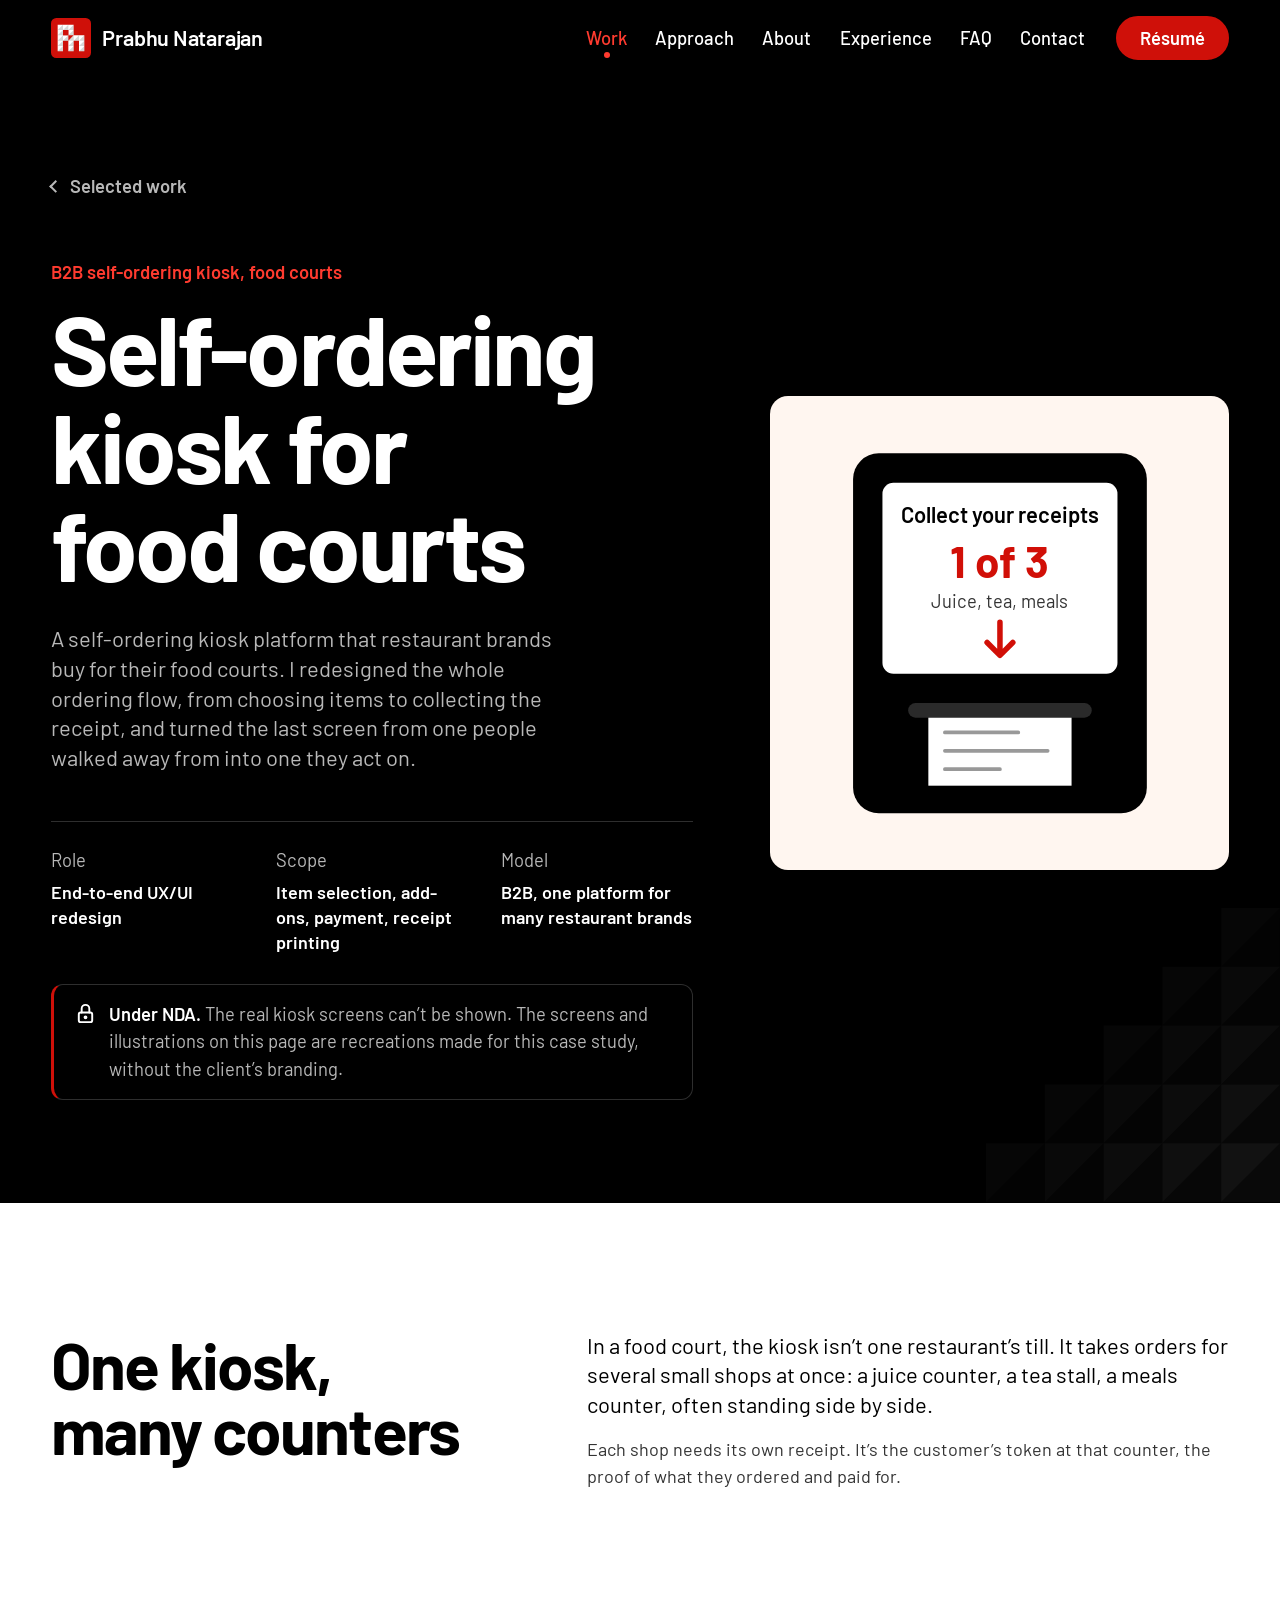
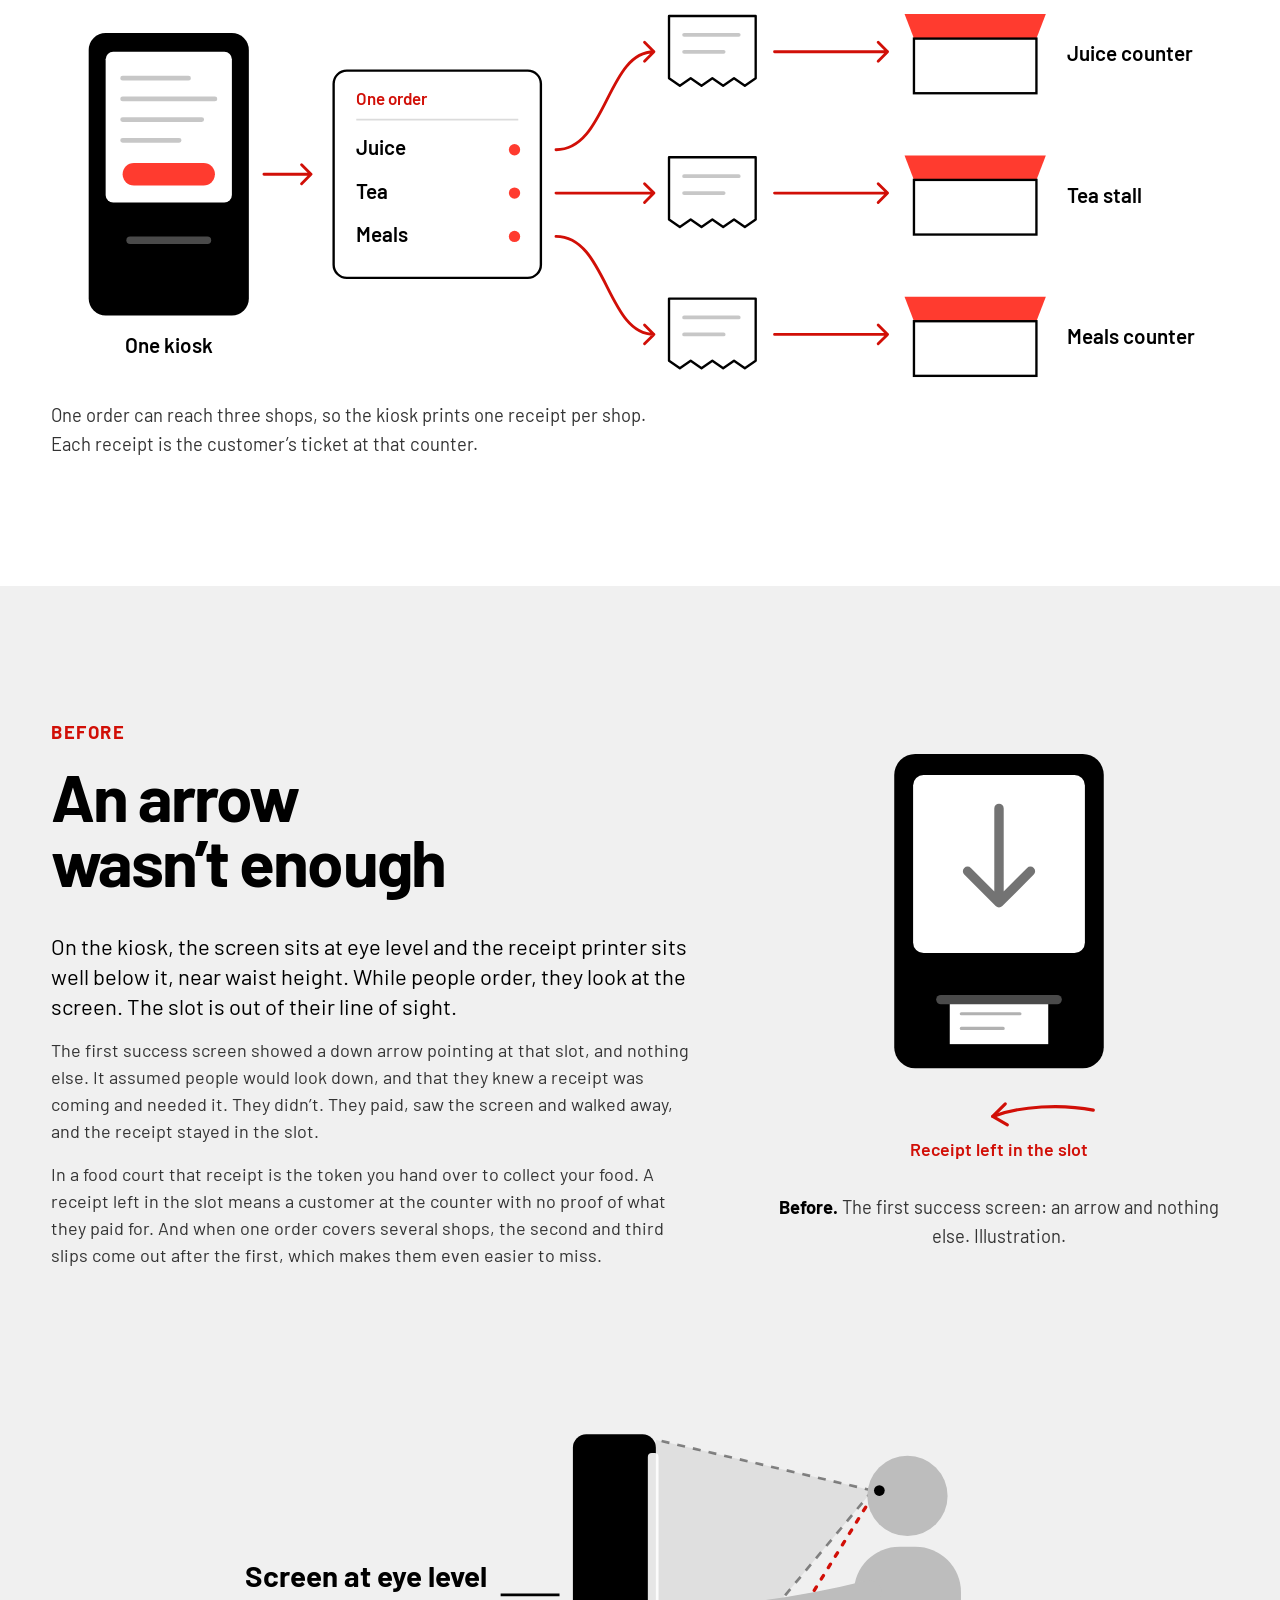
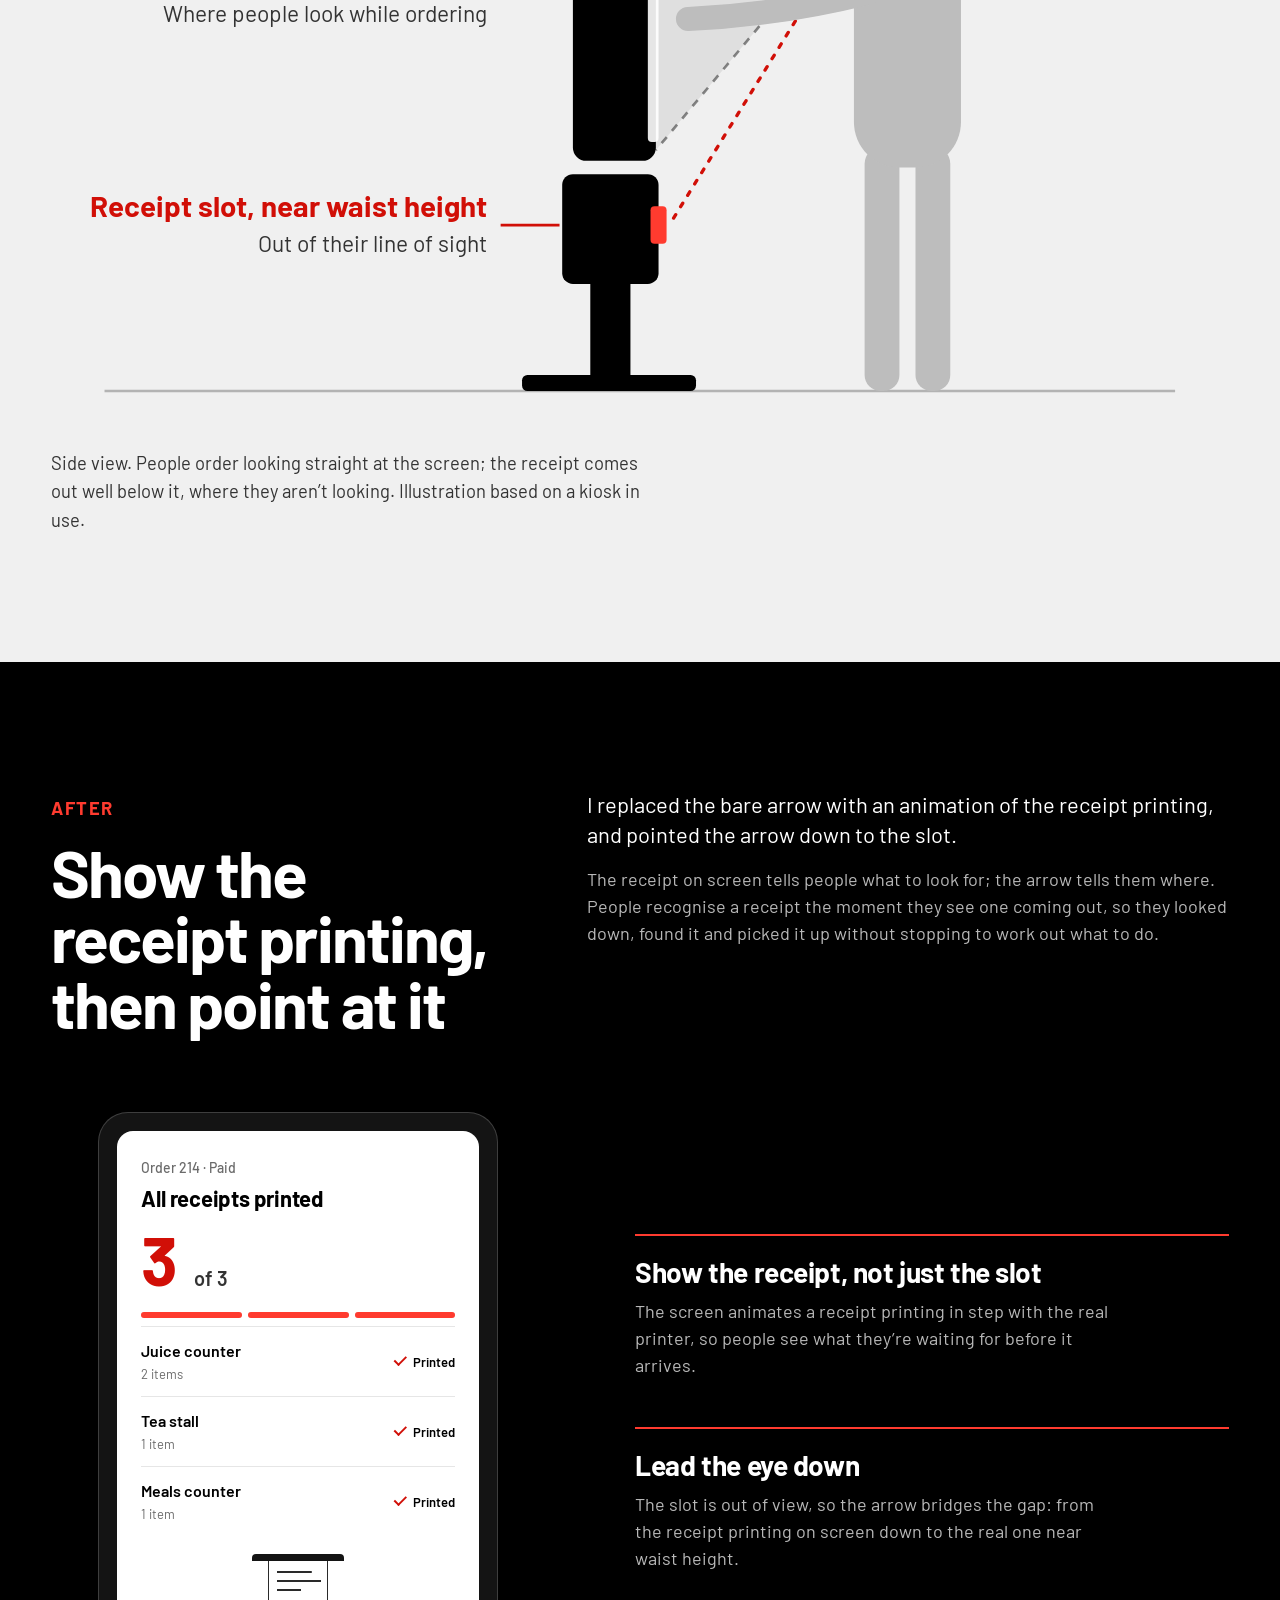
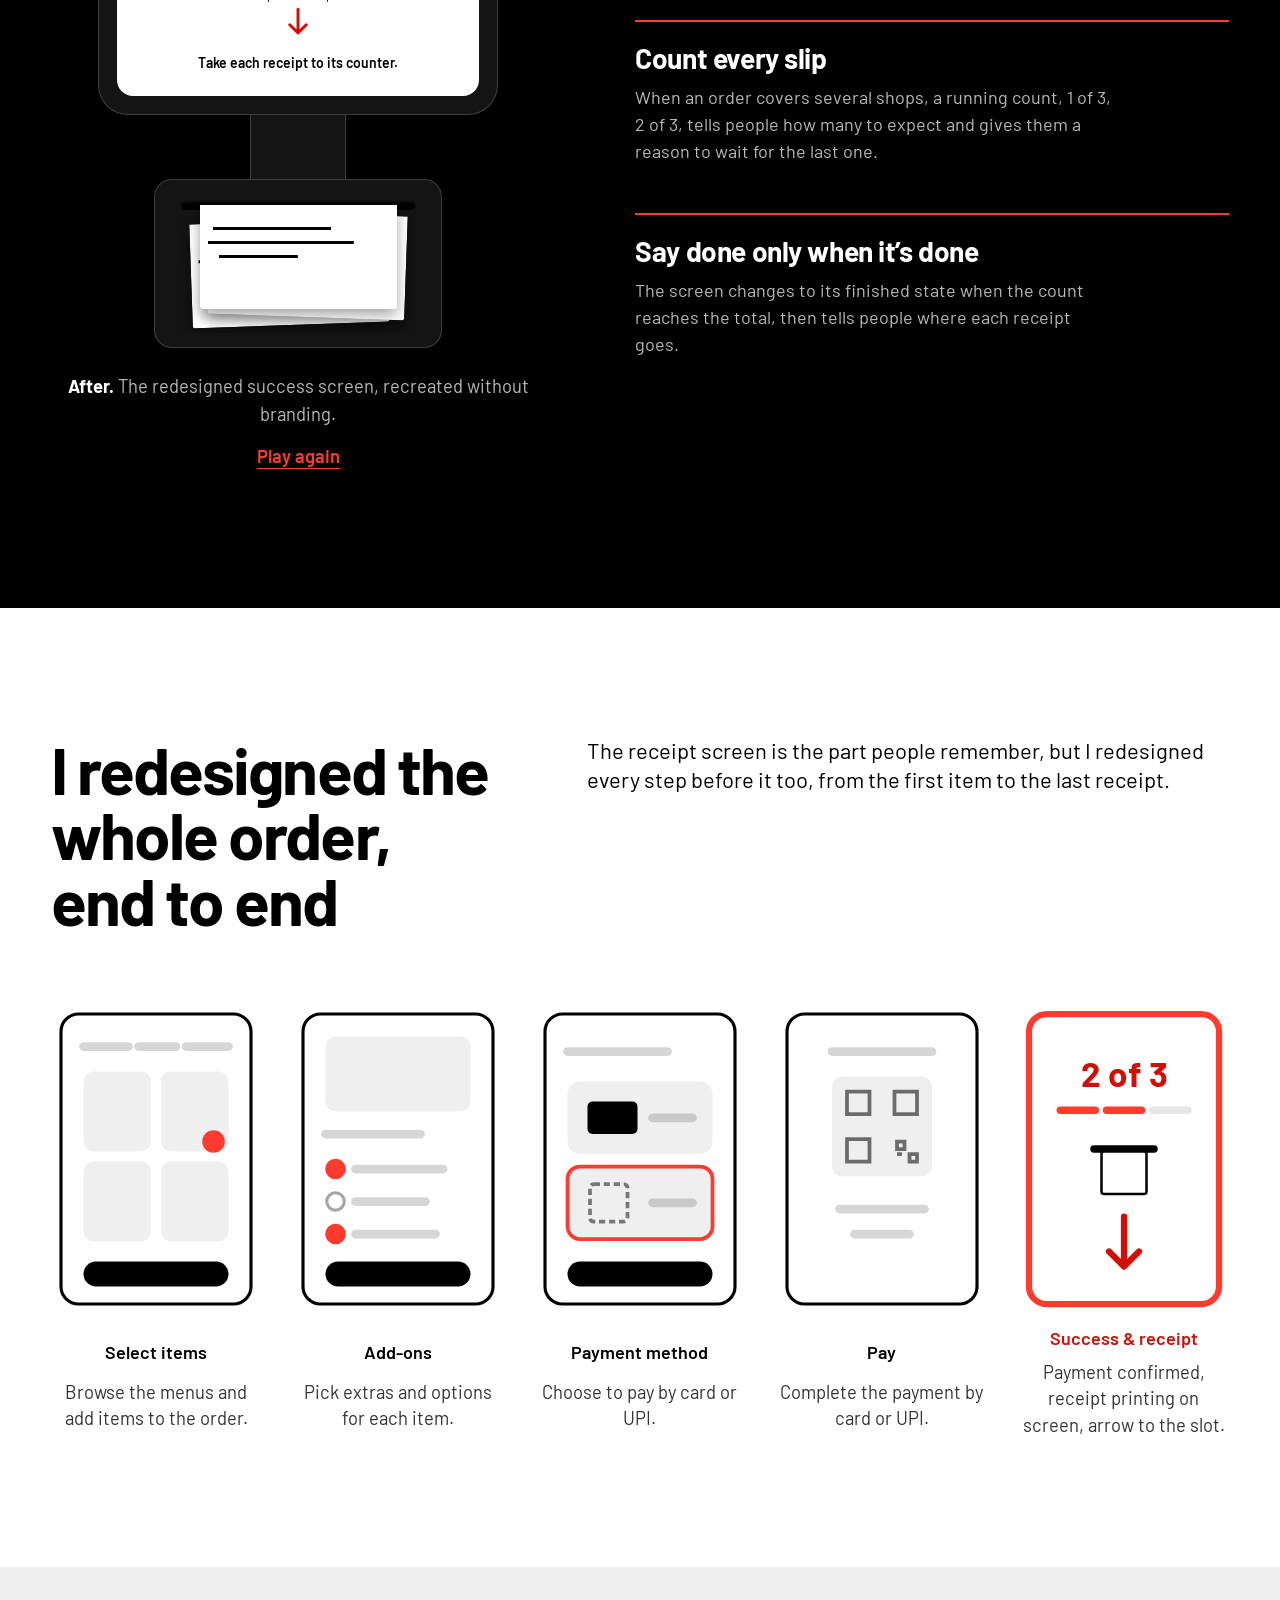
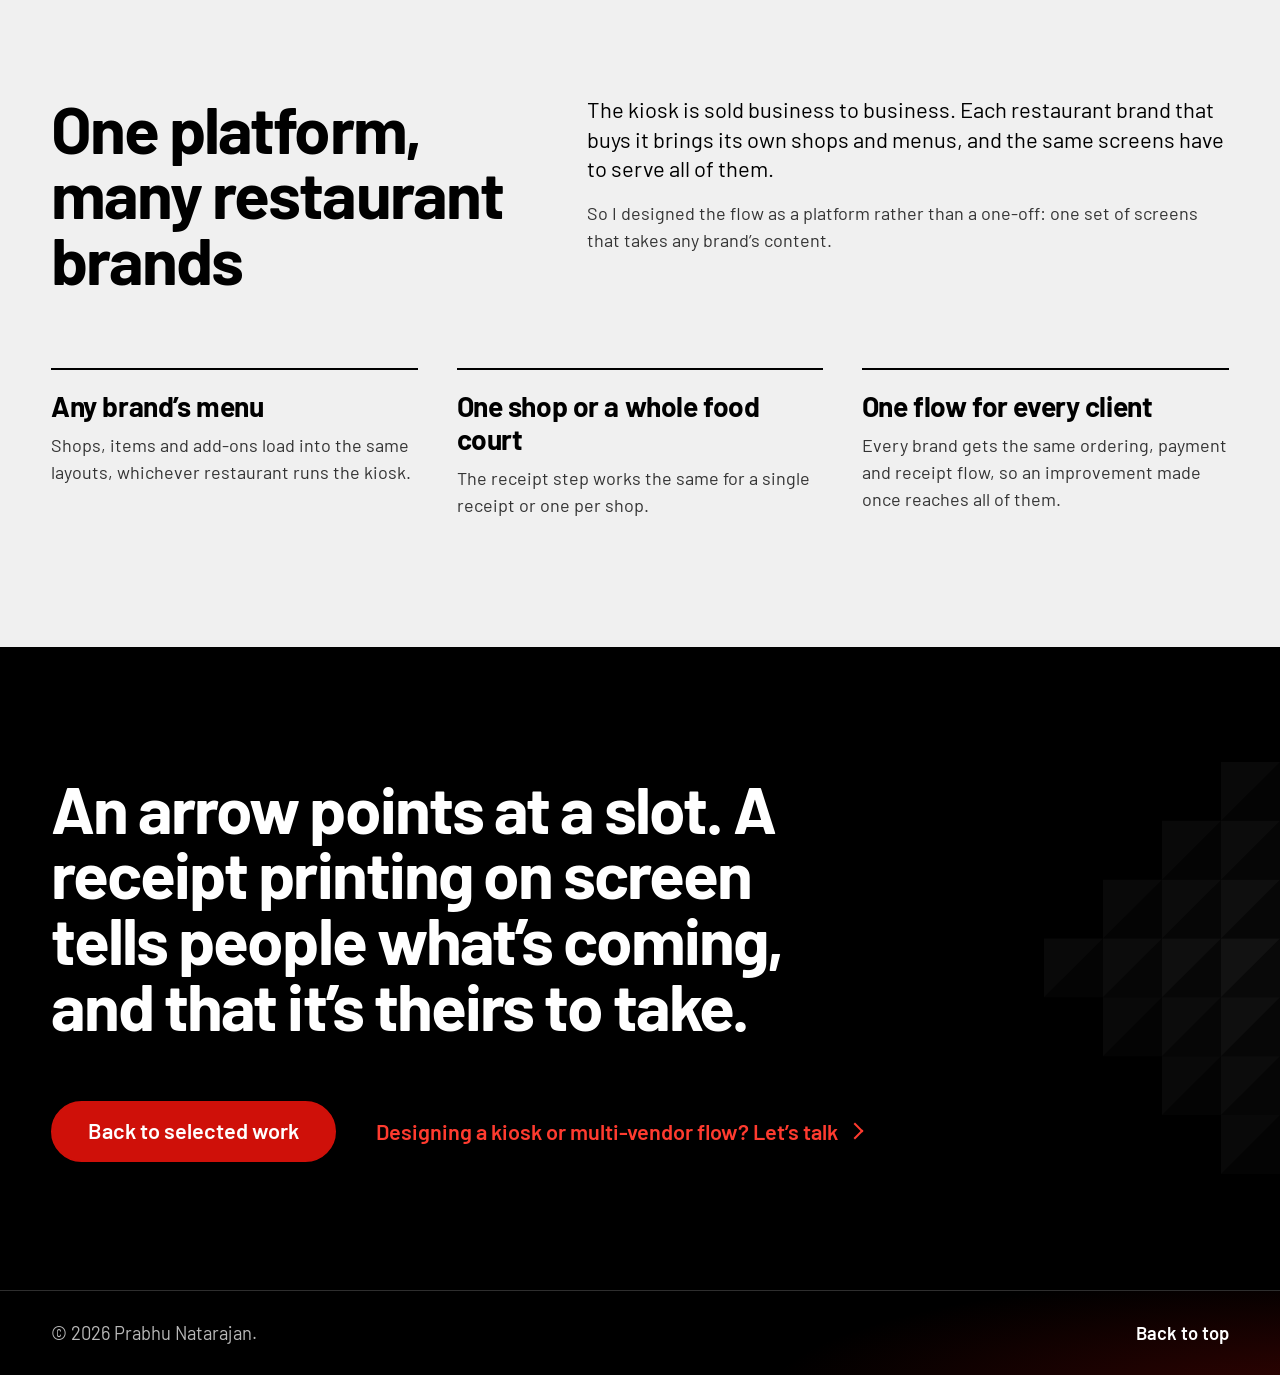
<file: work/food-court-kiosk.html>
<!doctype html>
<html lang="en-IN" class="no-js">
<head>
<meta charset="utf-8">
<meta name="viewport" content="width=device-width, initial-scale=1, viewport-fit=cover">
<title>Self-ordering kiosk for food courts — UX case study | Prabhu Natarajan</title>
<meta name="description" content="How Prabhu Natarajan redesigned a B2B self-ordering kiosk for food courts, from choosing items and paying by card or UPI to a receipt-printing animation customers recognise and collect.">
<meta name="author" content="Prabhu Natarajan">
<meta name="robots" content="index, follow, max-image-preview:large, max-snippet:-1, max-video-preview:-1">
<link rel="canonical" href="https://www.prabhunatarajan.com/work/food-court-kiosk.html">
<meta name="theme-color" content="#000000">
<meta property="og:type" content="article">
<meta property="og:site_name" content="Prabhu Natarajan">
<meta property="og:title" content="Self-ordering kiosk for food courts — UX case study">
<meta property="og:description" content="How Prabhu Natarajan redesigned a B2B self-ordering kiosk for food courts, from choosing items and paying by card or UPI to a receipt-printing animation customers recognise and collect.">
<meta property="og:url" content="https://www.prabhunatarajan.com/work/food-court-kiosk.html">
<meta property="og:image" content="https://www.prabhunatarajan.com/assets/img/og-kiosk.jpg">
<meta property="og:image:width" content="1200">
<meta property="og:image:height" content="630">
<meta property="og:image:alt" content="Kiosk illustration: a receipt printing out of the slot, with an arrow on screen pointing to it">
<meta property="og:locale" content="en_IN">
<meta property="article:author" content="https://www.prabhunatarajan.com/">
<meta name="twitter:card" content="summary_large_image">
<meta name="twitter:title" content="Self-ordering kiosk for food courts — UX case study">
<meta name="twitter:description" content="How Prabhu Natarajan redesigned a B2B self-ordering kiosk for food courts, from choosing items and paying by card or UPI to a receipt-printing animation customers recognise and collect.">
<meta name="twitter:image" content="https://www.prabhunatarajan.com/assets/img/og-kiosk.jpg">
<meta name="twitter:image:alt" content="Kiosk illustration: a receipt printing out of the slot, with an arrow on screen pointing to it">
<link rel="icon" href="/favicon.svg?v=5" type="image/svg+xml">
<link rel="icon" href="/favicon-32.png?v=5" sizes="32x32" type="image/png">
<link rel="apple-touch-icon" href="/apple-touch-icon.png?v=5">
<link rel="manifest" href="/site.webmanifest">
<link rel="preload" href="../assets/fonts/barlow-700.woff2" as="font" type="font/woff2" crossorigin>
<link rel="preload" href="../assets/fonts/barlow-400.woff2" as="font" type="font/woff2" crossorigin>
<link rel="stylesheet" href="../assets/css/style.css?v=20261128">
<link rel="stylesheet" href="../assets/css/case.css?v=20261125a">
<script>document.documentElement.classList.replace('no-js','js')</script>
<script type="application/ld+json">
{
 "@context": "https://schema.org",
 "@graph": [
  {
   "@type": "Article",
   "@id": "https://www.prabhunatarajan.com/work/food-court-kiosk.html#article",
   "headline": "Self-ordering kiosk for food courts",
   "description": "How Prabhu Natarajan redesigned a B2B self-ordering kiosk for food courts, from choosing items and paying by card or UPI to a receipt-printing animation customers recognise and collect.",
   "url": "https://www.prabhunatarajan.com/work/food-court-kiosk.html",
   "mainEntityOfPage": "https://www.prabhunatarajan.com/work/food-court-kiosk.html",
   "image": "https://www.prabhunatarajan.com/assets/img/og-kiosk.jpg",
   "inLanguage": "en-IN",
   "datePublished": "2026-11-22",
   "dateModified": "2026-11-23",
   "genre": "UX case study",
   "about": [
    "Self-service kiosk",
    "Food court ordering",
    "Receipt printing UX",
    "B2B restaurant platform"
   ],
   "author": {
    "@id": "https://www.prabhunatarajan.com/#person"
   },
   "publisher": {
    "@id": "https://www.prabhunatarajan.com/#person"
   },
   "isPartOf": {
    "@id": "https://www.prabhunatarajan.com/#website"
   }
  },
  {
   "@type": "Person",
   "@id": "https://www.prabhunatarajan.com/#person",
   "name": "Prabhu Natarajan",
   "jobTitle": "UX/UI Designer",
   "url": "https://www.prabhunatarajan.com/"
  },
  {
   "@type": "BreadcrumbList",
   "itemListElement": [
    {
     "@type": "ListItem",
     "position": 1,
     "name": "Home",
     "item": "https://www.prabhunatarajan.com/"
    },
    {
     "@type": "ListItem",
     "position": 2,
     "name": "Selected work",
     "item": "https://www.prabhunatarajan.com/#work"
    },
    {
     "@type": "ListItem",
     "position": 3,
     "name": "Self-ordering kiosk for food courts",
     "item": "https://www.prabhunatarajan.com/work/food-court-kiosk.html"
    }
   ]
  }
 ]
}
</script>
</head>
<body class="case">
<a class="skip-link" href="#main">Skip to content</a>

<div class="cursor is-hidden" aria-hidden="true"><span class="cursor__dot"></span><span class="cursor__ring"><span class="cursor__label"></span></span></div>

<header class="site-header" data-theme="dark">
  <div class="site-header__inner">
    <a class="brand" href="../" aria-label="Prabhu Natarajan, home">
      <svg class="brand__mark" viewBox="0 0 600 600" aria-hidden="true" focusable="false"><rect width="600" height="600" rx="80" fill="#CF1009"/><path d="M260 260H340V340H260V260Z M420 260H500V340H420V260Z M340 260H420V340H340V260Z M260 340H340V420H260V340Z M420 340H500V420H420V340Z M260 420H340V500H260V420Z M420 420H500V500H420V420Z M100 100H180V180H100V100Z M180 100H260V180H180V100Z M260 100H340V180H260V100Z M260 180H340V260H260V180Z M180 260H260V340H180V260Z M100 180H180V260H100L100 180Z M100 260H180V340H100V260Z M100 340H180V420H100V340Z M100 420H180V500H100V420Z" fill="white"/><path d="M180 100V180H100L180 100Z M180 180V260H100L180 180Z M180 260V340H100L180 260Z M260 260V340H180L260 260Z M180 340V420H100L180 340Z M340 340V420H260L340 340Z M500 340V420H420L500 340Z M500 260V340H420L500 260Z M420 260V340H340L420 260Z M340 260V340H260L340 260Z M180 420V500H100L180 420Z M340 420V500H260L340 420Z M500 420V500H420L500 420Z M260 100V180H180L260 100Z M340 100V180H260L340 100Z M340 180V260H260L340 180Z" fill="black" fill-opacity="0.16"/><path d="M180 180H260V260H180V180Z M260 260H340L260 340V260Z" fill="#CF1009"/></svg>
      <span class="brand__name">Prabhu Natarajan</span>
    </a>
    <button class="menu-toggle" type="button" aria-expanded="false" aria-controls="site-nav">
      <span class="menu-toggle__label">Menu</span>
      <span class="menu-toggle__icon" aria-hidden="true"><i></i><i></i></span>
    </button>
    <nav id="site-nav" class="site-nav" aria-label="Main">
      <ul>
        <li><a href="../#work" aria-current="true">Work</a></li>
        <li><a href="../#approach">Approach</a></li>
        <li><a href="../#about">About</a></li>
        <li><a href="../#experience">Experience</a></li>
        <li><a href="../#faq">FAQ</a></li>
        <li><a href="../#contact">Contact</a></li>
      </ul>
      <a class="btn btn--small btn--gold" href="../assets/Prabhu-Natarajan-UX-UI-Designer-Resume.pdf" download data-cursor="Download">Résumé <span class="sr-only">(PDF)</span></a>
    </nav>
  </div>
</header>

<main id="main" tabindex="-1">

  <!-- HERO -->
  <section id="top" class="cs-hero has-tri" data-theme="dark" aria-labelledby="cs-title">
    <div class="tri-bg tri-bg--corner" aria-hidden="true"></div>
    <div class="wrap cs-hero__grid">
      <div class="cs-hero__text">
        <a class="cs-back" href="../#work">Selected work</a>
        <p class="project__meta">B2B self-ordering kiosk, food courts</p>
        <h1 id="cs-title" class="cs-title">Self-ordering kiosk for food courts</h1>
        <p class="cs-lede">A self-ordering kiosk platform that restaurant brands buy for their food courts. I redesigned the whole ordering flow, from choosing items to collecting the receipt, and turned the last screen from one people walked away from into one they act on.</p>
        <dl class="cs-facts">
          <div><dt>Role</dt><dd>End-to-end UX/UI redesign</dd></div>
          <div><dt>Scope</dt><dd>Item selection, add-ons, payment, receipt printing</dd></div>
          <div><dt>Model</dt><dd>B2B, one platform for many restaurant brands</dd></div>
        </dl>
        <p class="cs-nda" role="note"><svg class="cs-nda__icon" viewBox="0 0 24 24" fill="none" stroke="currentColor" stroke-width="2" stroke-linecap="round" stroke-linejoin="round" aria-hidden="true" focusable="false"><path d="M5 13a2 2 0 0 1 2 -2h10a2 2 0 0 1 2 2v6a2 2 0 0 1 -2 2h-10a2 2 0 0 1 -2 -2v-6"/><path d="M11 16a1 1 0 1 0 2 0a1 1 0 0 0 -2 0"/><path d="M8 11v-4a4 4 0 1 1 8 0v4"/></svg><span><strong>Under NDA.</strong> The real kiosk screens can’t be shown. The screens and illustrations on this page are recreations made for this case study, without the client’s branding.</span></p>
      </div>
      <div class="cs-hero__art">
        <svg aria-hidden="true" focusable="false" viewBox="96 4 208 216" class="kiosk">
              <defs><clipPath id="kiosk-paper"><rect x="140" y="154" width="120" height="66"/></clipPath></defs>
              <rect x="120" y="14" width="160" height="196" rx="14" class="kiosk__body"/>
              <rect x="136" y="30" width="128" height="104" rx="6" class="kiosk__screen"/>
              <text x="200" y="52" text-anchor="middle" class="kiosk__heading">Collect your receipts</text>
              <text x="200" y="82" text-anchor="middle" class="kiosk__count"><tspan class="kiosk__n">3</tspan> of 3</text>
              <text x="200" y="98" text-anchor="middle" class="kiosk__sub">Juice, tea, meals</text>
              <path class="kiosk__arrow" d="M200 106v18m-7-7 7 7 7-7"/>
              <g class="kiosk__receipts" clip-path="url(#kiosk-paper)">
                <g class="receipt r1"><rect x="160" y="152" width="80" height="44"/><path d="M170 166h40M170 176h56M170 186h30"/></g>
              </g>
              <rect x="150" y="150" width="100" height="8" rx="4" class="kiosk__slot"/>
            </svg>
      </div>
    </div>
  </section>

  <!-- SETTING -->
  <section class="cs-section" aria-labelledby="cs-setting">
    <div class="wrap">
      <div class="cs-split">
        <h2 id="cs-setting" class="cs-h2">One kiosk, many counters</h2>
        <div class="cs-prose">
          <p>In a food court, the kiosk isn’t one restaurant’s till. It takes orders for several small shops at once: a juice counter, a tea stall, a meals counter, often standing side by side.</p>
          <p>Each shop needs its own receipt. It’s the customer’s token at that counter, the proof of what they ordered and paid for.</p>
        </div>
      </div>
      <figure class="cs-figure">
        <div class="cs-scroll" tabindex="0" role="group" aria-label="Diagram: one order, three receipts (scrolls sideways on small screens)">
        <svg class="cs-split-diagram" viewBox="0 0 1250 440" role="img" aria-labelledby="dg-t dg-d">
          <title id="dg-t">One order, three receipts</title>
          <desc id="dg-d">A single order placed at the kiosk includes juice, tea and a meal. The kiosk prints one receipt for each shop, and the customer takes each receipt to that shop’s counter.</desc>
          <g class="dg-kiosk">
            <rect x="40" y="70" width="170" height="300" rx="18"/>
            <rect class="dg-screen" x="58" y="90" width="134" height="160" rx="8"/>
            <path class="dg-ui" d="M76 118h70M76 140h98M76 162h84M76 184h60"/>
            <rect class="dg-btn" x="76" y="208" width="98" height="24" rx="12"/>
            <rect class="dg-slot" x="80" y="286" width="90" height="8" rx="4"/>
            <text x="125" y="410" text-anchor="middle">One kiosk</text>
          </g>
          <g class="dg-order">
            <rect x="300" y="110" width="220" height="220" rx="14"/>
            <text class="dg-cap" x="324" y="146">One order</text>
            <path class="dg-rule" d="M324 162h172"/>
            <text x="324" y="200">Juice</text><text x="324" y="246">Tea</text><text x="324" y="292">Meals</text>
            <circle class="dg-dot" cx="492" cy="194" r="6"/><circle class="dg-dot" cx="492" cy="240" r="6"/><circle class="dg-dot" cx="492" cy="286" r="6"/>
          </g>
          <path class="dg-arrow" d="M226 220h50m-10-10 10 10-10 10"/>
          <path class="dg-arrow" d="M536 194C590 194 590 90 640 90m-10-10 10 10-10 10"/>
          <path class="dg-arrow" d="M536 240h104m-10-10 10 10-10 10"/>
          <path class="dg-arrow" d="M536 286C590 286 590 390 640 390m-10-10 10 10-10 10"/>
          <g class="dg-receipts">
            <path d="M656 52h92v66l-11.5 8-11.5-8-11.5 8-11.5-8-11.5 8-11.5-8-11.5 8-11.5-8Z"/><path class="dg-ui" d="M672 72h58M672 90h42"/>
            <path d="M656 202h92v66l-11.5 8-11.5-8-11.5 8-11.5-8-11.5 8-11.5-8-11.5 8-11.5-8Z"/><path class="dg-ui" d="M672 222h58M672 240h42"/>
            <path d="M656 352h92v66l-11.5 8-11.5-8-11.5 8-11.5-8-11.5 8-11.5-8-11.5 8-11.5-8Z"/><path class="dg-ui" d="M672 372h58M672 390h42"/>
          </g>
          <path class="dg-arrow" d="M768 90h120m-10-10 10 10-10 10"/>
          <path class="dg-arrow" d="M768 240h120m-10-10 10 10-10 10"/>
          <path class="dg-arrow" d="M768 390h120m-10-10 10 10-10 10"/>
          <g class="dg-shops">
            <g><path class="dg-awning" d="M906 50h150l-10 26H916Z"/><rect x="916" y="76" width="130" height="58"/><text x="1078" y="100">Juice counter</text></g>
            <g><path class="dg-awning" d="M906 200h150l-10 26H916Z"/><rect x="916" y="226" width="130" height="58"/><text x="1078" y="250">Tea stall</text></g>
            <g><path class="dg-awning" d="M906 350h150l-10 26H916Z"/><rect x="916" y="376" width="130" height="58"/><text x="1078" y="400">Meals counter</text></g>
          </g>
        </svg>
        </div>
        <figcaption>One order can reach three shops, so the kiosk prints one receipt per shop. Each receipt is the customer’s ticket at that counter.</figcaption>
      </figure>
    </div>
  </section>

  <!-- BEFORE -->
  <section class="cs-section cs-section--grey" aria-labelledby="cs-problem">
    <div class="wrap cs-problem">
      <div class="cs-problem__text">
        <p class="cs-tag">Before</p>
        <h2 id="cs-problem" class="cs-h2">An arrow wasn’t enough</h2>
        <div class="cs-prose">
          <p>On the kiosk, the screen sits at eye level and the receipt printer sits well below it, near waist height. While people order, they look at the screen. The slot is out of their line of sight.</p>
          <p>The first success screen showed a down arrow pointing at that slot, and nothing else. It assumed people would look down, and that they knew a receipt was coming and needed it. They didn’t. They paid, saw the screen and walked away, and the receipt stayed in the slot.</p>
          <p>In a food court that receipt is the token you hand over to collect your food. A receipt left in the slot means a customer at the counter with no proof of what they paid for. And when one order covers several shops, the second and third slips come out after the first, which makes them even easier to miss.</p>
        </div>
      </div>
      <figure class="cs-figure cs-problem__art">
        <svg viewBox="0 0 420 420" role="img" aria-labelledby="pb-t">
          <title id="pb-t">Early design: the screen shows only a down arrow, and the receipt is left in the slot</title>
          <defs><clipPath id="pb-clip"><rect x="130" y="254" width="160" height="70"/></clipPath></defs>
          <rect class="pb-body" x="110" y="20" width="200" height="300" rx="20"/>
          <rect class="pb-screen" x="128" y="40" width="164" height="170" rx="10"/>
          <path class="pb-arrow" d="M210 72v90m-30-30 30 30 30-30"/>
          <g clip-path="url(#pb-clip)"><g class="pb-r"><rect x="162" y="252" width="96" height="46"/><path d="M174 268h56M174 282h40"/></g></g>
          <rect class="pb-slot" x="150" y="250" width="120" height="9" rx="4.5"/>
          <g class="pb-hand"><path d="M300 360c-30-6-70-4-96 6"/><path d="M204 366l12-12m-12 12 14 8"/></g>
          <text class="pb-note" x="210" y="404" text-anchor="middle">Receipt left in the slot</text>
        </svg>
        <figcaption><b>Before.</b> The first success screen: an arrow and nothing else. Illustration.</figcaption>
      </figure>
    </div>
    <div class="wrap">
      <figure class="cs-figure cs-sight">
        <div class="cs-scroll" tabindex="0" role="group" aria-label="Diagram: where people look at the kiosk (scrolls sideways on small screens)">
        <svg viewBox="0 0 880 510" role="img" aria-labelledby="sg-t sg-d">
          <title id="sg-t">Side view: the screen is at eye level, the receipt slot is out of view</title>
          <desc id="sg-d">A person stands at the kiosk and looks straight at the screen, which is at eye level. The receipt slot sits lower on the kiosk, near waist height, outside the area the person is looking at.</desc>
          <path class="sg-floor" d="M40 482h800"/>
          <g transform="translate(120 0)">
            <path class="sg-cone" d="M494 108 332 70v232Z"/>
            <path class="sg-cone-edge" d="M494 108 332 70M494 108 332 302"/>
            <path class="sg-miss" d="M494 112 342 358"/>
            <rect class="sg-k" x="270" y="66" width="62" height="244" rx="10"/>
            <rect class="sg-face" x="326" y="80" width="8" height="216" rx="3"/>
            <rect class="sg-k" x="262" y="320" width="72" height="82" rx="8"/>
            <rect class="sg-slot" x="328" y="344" width="12" height="28" rx="3"/>
            <rect class="sg-k" x="283" y="400" width="30" height="72" rx="2"/>
            <rect class="sg-k" x="232" y="470" width="130" height="12" rx="4"/>
            <rect class="sg-p" x="488" y="300" width="26" height="182" rx="12"/>
            <rect class="sg-p" x="526" y="300" width="26" height="182" rx="12"/>
            <rect class="sg-p" x="480" y="150" width="80" height="165" rx="34"/>
            <path class="sg-arm" d="M492 184C452 194 404 202 356 204"/>
            <circle class="sg-p" cx="520" cy="112" r="30"/>
            <circle class="sg-eye" cx="499" cy="108" r="4"/>
          </g>
          <path class="sg-lead" d="M336 186h44"/>
          <text class="sg-label" x="326" y="180" text-anchor="end">Screen at eye level</text>
          <text class="sg-small" x="326" y="206" text-anchor="end">Where people look while ordering</text>
          <path class="sg-lead sg-lead--red" d="M336 358h44"/>
          <text class="sg-label sg-label--red" x="326" y="352" text-anchor="end">Receipt slot, near waist height</text>
          <text class="sg-small" x="326" y="378" text-anchor="end">Out of their line of sight</text>
        </svg>
        </div>
        <figcaption>Side view. People order looking straight at the screen; the receipt comes out well below it, where they aren’t looking. Illustration based on a kiosk in use.</figcaption>
      </figure>
    </div>
  </section>

  <!-- AFTER -->
  <section class="cs-section cs-solution" data-theme="dark" aria-labelledby="cs-solution">
    <div class="wrap">
      <div class="cs-split">
        <div>
          <p class="cs-tag">After</p>
          <h2 id="cs-solution" class="cs-h2">Show the receipt printing, then point at it</h2>
        </div>
        <div class="cs-prose">
          <p>I replaced the bare arrow with an animation of the receipt printing, and pointed the arrow down to the slot.</p>
          <p>The receipt on screen tells people what to look for; the arrow tells them where. People recognise a receipt the moment they see one coming out, so they looked down, found it and picked it up without stopping to work out what to do.</p>
        </div>
      </div>

      <div class="cs-demo">
        <figure class="cs-demo__figure">
          <div class="kx" aria-hidden="true" data-state="0">
            <div class="kx__bezel">
              <div class="kx__screen">
                <p class="kx__order">Order 214 · Paid</p>
                <p class="kx__title"><span class="kx__t-run">Printing your receipts</span><span class="kx__t-done">All receipts printed</span></p>
                <p class="kx__count"><b class="kx__n">0</b> of 3</p>
                <ol class="kx__bars"><li></li><li></li><li></li></ol>
                <ul class="kx__list">
                  <li><span class="kx__shop">Juice counter</span><span class="kx__items">2 items</span><span class="kx__st"></span></li>
                  <li><span class="kx__shop">Tea stall</span><span class="kx__items">1 item</span><span class="kx__st"></span></li>
                  <li><span class="kx__shop">Meals counter</span><span class="kx__items">1 item</span><span class="kx__st"></span></li>
                </ul>
                <div class="kx__cue">
                  <span class="kx__mouth"><span class="kx__paper"></span></span>
                  <svg class="kx__arrow" viewBox="0 0 24 34"><path d="M12 3v26M3 20l9 9 9-9"/></svg>
                </div>
                <p class="kx__hint"><span class="kx__h-run">Collect all 3 receipts from the slot below.</span><span class="kx__h-done">Take each receipt to its counter.</span></p>
              </div>
            </div>
            <div class="kx__stand"></div>
            <div class="kx__printer">
              <div class="kx__slot"></div>
              <div class="kx__tray">
                <span class="kx__r"></span><span class="kx__r"></span><span class="kx__r"></span>
              </div>
            </div>
          </div>
          <p class="sr-only">Illustration of the redesigned screen. A small receipt animates out of a printer on screen, with an arrow below it pointing down to the real printer slot, which sits lower on the kiosk, below the screen. The screen reads “Printing your receipts” and counts up from 0 of 3 to 3 of 3 as receipts for the juice counter, tea stall and meals counter print one by one. When the third is out it changes to “All receipts printed. Take each receipt to its counter.”</p>
          <figcaption><span><b>After.</b> The redesigned success screen, recreated without branding.</span>
            <button class="kx__replay" type="button">Play again</button>
          </figcaption>
        </figure>

        <ol class="cs-points">
          <li>
            <h3>Show the receipt, not just the slot</h3>
            <p>The screen animates a receipt printing in step with the real printer, so people see what they’re waiting for before it arrives.</p>
          </li>
          <li>
            <h3>Lead the eye down</h3>
            <p>The slot is out of view, so the arrow bridges the gap: from the receipt printing on screen down to the real one near waist height.</p>
          </li>
          <li>
            <h3>Count every slip</h3>
            <p>When an order covers several shops, a running count, 1 of 3, 2 of 3, tells people how many to expect and gives them a reason to wait for the last one.</p>
          </li>
          <li>
            <h3>Say done only when it’s done</h3>
            <p>The screen changes to its finished state when the count reaches the total, then tells people where each receipt goes.</p>
          </li>
        </ol>
      </div>
    </div>
  </section>

  <!-- END TO END -->
  <section class="cs-section" aria-labelledby="cs-flow">
    <div class="wrap">
      <div class="cs-split">
        <h2 id="cs-flow" class="cs-h2">I redesigned the whole order, end to end</h2>
        <div class="cs-prose">
          <p>The receipt screen is the part people remember, but I redesigned every step before it too, from the first item to the last receipt.</p>
        </div>
      </div>
      <ol class="cs-steps">
        <li>
          <svg viewBox="0 0 160 240" aria-hidden="true"><rect class="st-f" x="4" y="4" width="152" height="232" rx="14"/><path class="st-l" d="M22 30h36M66 30h30M104 30h34"/><rect class="st-b" x="22" y="50" width="54" height="64" rx="8"/><rect class="st-b" x="84" y="50" width="54" height="64" rx="8"/><rect class="st-b" x="22" y="122" width="54" height="64" rx="8"/><rect class="st-b" x="84" y="122" width="54" height="64" rx="8"/><circle class="st-c" cx="126" cy="106" r="9"/><rect class="st-p" x="22" y="202" width="116" height="20" rx="10"/></svg>
          <div><span>Select items</span><p>Browse the menus and add items to the order.</p></div>
        </li>
        <li>
          <svg viewBox="0 0 160 240" aria-hidden="true"><rect class="st-f" x="4" y="4" width="152" height="232" rx="14"/><rect class="st-b" x="22" y="22" width="116" height="60" rx="8"/><path class="st-l" d="M22 100h76"/><circle class="st-o st-o--on" cx="30" cy="128" r="7"/><path class="st-l" d="M46 128h70"/><circle class="st-o" cx="30" cy="154" r="7"/><path class="st-l" d="M46 154h56"/><circle class="st-o st-o--on" cx="30" cy="180" r="7"/><path class="st-l" d="M46 180h64"/><rect class="st-p" x="22" y="202" width="116" height="20" rx="10"/></svg>
          <div><span>Add-ons</span><p>Pick extras and options for each item.</p></div>
        </li>
        <li>
          <svg viewBox="0 0 160 240" aria-hidden="true"><rect class="st-f" x="4" y="4" width="152" height="232" rx="14"/><path class="st-l" d="M22 34h80"/><rect class="st-b" x="22" y="58" width="116" height="58" rx="10"/><rect class="st-card" x="38" y="74" width="40" height="26" rx="4"/><path class="st-l" d="M90 87h32"/><rect class="st-b st-b--on" x="22" y="126" width="116" height="58" rx="10"/><rect class="st-qr" x="40" y="140" width="30" height="30" rx="3"/><path class="st-l" d="M90 155h32"/><rect class="st-p" x="22" y="202" width="116" height="20" rx="10"/></svg>
          <div><span>Payment method</span><p>Choose to pay by card or UPI.</p></div>
        </li>
        <li>
          <svg viewBox="0 0 160 240" aria-hidden="true"><rect class="st-f" x="4" y="4" width="152" height="232" rx="14"/><path class="st-l" d="M40 34h80"/><rect class="st-b" x="40" y="54" width="80" height="80" rx="8"/><path class="st-qrp" d="M52 66h18v18H52zM90 66h18v18H90zM52 104h18v18H52zM92 106h6v6h-6zM102 116h6v6h-6zM92 116h4"/><path class="st-l" d="M46 160h68M58 180h44"/></svg>
          <div><span>Pay</span><p>Complete the payment by card or UPI.</p></div>
        </li>
        <li class="is-focus">
          <svg viewBox="0 0 160 240" aria-hidden="true"><rect class="st-f" x="4" y="4" width="152" height="232" rx="14"/><text class="st-n" x="80" y="62" text-anchor="middle">2 of 3</text><rect class="st-bar" x="26" y="78" width="34" height="6" rx="3"/><rect class="st-bar" x="63" y="78" width="34" height="6" rx="3"/><rect class="st-bar st-bar--off" x="100" y="78" width="34" height="6" rx="3"/><path class="st-slot" d="M56 112h48"/><rect class="st-paper" x="62" y="114" width="36" height="34" rx="2"/><path class="st-arrow" d="M80 166v40m-12-12 12 12 12-12"/></svg>
          <div><span>Success &amp; receipt</span><p>Payment confirmed, receipt printing on screen, arrow to the slot.</p></div>
        </li>
      </ol>
    </div>
  </section>

  <!-- PLATFORM -->
  <section class="cs-section cs-section--grey" aria-labelledby="cs-b2b">
    <div class="wrap">
      <div class="cs-split">
        <h2 id="cs-b2b" class="cs-h2">One platform, many restaurant brands</h2>
        <div class="cs-prose">
          <p>The kiosk is sold business to business. Each restaurant brand that buys it brings its own shops and menus, and the same screens have to serve all of them.</p>
          <p>So I designed the flow as a platform rather than a one-off: one set of screens that takes any brand’s content.</p>
        </div>
      </div>
      <ul class="cs-tiles">
        <li>
          <h3>Any brand’s menu</h3>
          <p>Shops, items and add-ons load into the same layouts, whichever restaurant runs the kiosk.</p>
        </li>
        <li>
          <h3>One shop or a whole food court</h3>
          <p>The receipt step works the same for a single receipt or one per shop.</p>
        </li>
        <li>
          <h3>One flow for every client</h3>
          <p>Every brand gets the same ordering, payment and receipt flow, so an improvement made once reaches all of them.</p>
        </li>
      </ul>
    </div>
  </section>

  <!-- OUTCOME -->
  <section class="cs-section cs-outcome has-tri" data-theme="dark" aria-labelledby="cs-outcome">
    <div class="tri-bg tri-bg--edge" aria-hidden="true"></div>
    <div class="wrap">
      <h2 id="cs-outcome" class="cs-statement">An arrow points at a slot. A receipt printing on screen tells people what’s coming, and that it’s theirs to take.</h2>
      <div class="cs-next">
        <a class="btn btn--gold" href="../#work">Back to selected work</a>
        <a class="link-btn cs-next__mail" href="mailto:me@prabhunatarajan.com">Designing a kiosk or multi-vendor flow? Let’s talk</a>
      </div>
    </div>
  </section>

</main>


<footer class="site-footer" data-theme="dark">
  <div class="wrap site-footer__inner">
    <p>© <span class="year">2026</span> Prabhu Natarajan.</p>
    <a href="#top" class="to-top">Back to top</a>
  </div>
</footer>

<script src="../assets/js/main.js?v=20261123j" defer></script>
<script src="../assets/js/case-kiosk.js?v=20261123j" defer></script>
</body>
</html>
</file>
<file: assets/css/style.css>
/* ==========================================================================
   Prabhu Natarajan — portfolio
   Option 2 — black and kumkum red on white.
   (Variable names are kept from option 1 so both themes share one stylesheet structure:
   --peacock = black, --turmeric = red on dark, --rani = red on light, --jasmine = white.) Type: Barlow (Jeremy Tribby), with Anek Tamil for Tamil script.
   ========================================================================== */

@font-face{font-family:"Barlow";src:url("../fonts/barlow-400.woff2") format("woff2");font-weight:400;font-style:normal;font-display:swap}
@font-face{font-family:"Barlow";src:url("../fonts/barlow-500.woff2") format("woff2");font-weight:500;font-style:normal;font-display:swap}
@font-face{font-family:"Barlow";src:url("../fonts/barlow-600.woff2") format("woff2");font-weight:600;font-style:normal;font-display:swap}
@font-face{font-family:"Barlow";src:url("../fonts/barlow-700.woff2") format("woff2");font-weight:700;font-style:normal;font-display:swap}
@font-face{
  font-family:"Anek Tamil";
  src:url("../fonts/anek-tamil-600.woff2") format("woff2");
  font-weight:600; font-style:normal; font-display:swap;
  unicode-range:U+0B80-0BFF;
}

:root{
  --peacock:#000000;
  --peacock-2:#CF1009;
  --peacock-3:#3A3A3A;
  --jasmine:#FFFFFF;
  --white:#FFFFFF;
  --turmeric:#FF3B2F;
  --rani:#D10F07;
  --red:#CF1009;
  --ink:#000000;
  --ink-soft:#333333;
  --on-dark:#FFFFFF;
  --on-dark-soft:#B8B8B8;
  --line:rgba(0,0,0,.14);
  --line-dark:rgba(255,255,255,.18);

  --font:"Barlow","Anek Tamil",system-ui,-apple-system,"Segoe UI",Roboto,sans-serif;

  /* Type scale — large by design. Base grows from 18px to 22px. */
  --step--1:clamp(1rem,.95rem + .25vw,1.15rem);
  --step-0:clamp(1.125rem,1.04rem + .4vw,1.375rem);
  --step-1:clamp(1.35rem,1.2rem + .7vw,1.8rem);
  --step-2:clamp(1.7rem,1.4rem + 1.4vw,2.6rem);
  --step-3:clamp(2.3rem,1.7rem + 3vw,4.4rem);
  --step-4:clamp(2.9rem,1.8rem + 5.4vw,7.4rem);
  --step-5:clamp(3.2rem,1.6rem + 7.6vw,9.6rem);

  --gutter:clamp(1.25rem,4vw,4rem);
  --max:1440px;
  --space-section:clamp(5rem,10vw,10rem);
  --radius:18px;
  --ease-out:cubic-bezier(.2,.8,.2,1);
  --ease-io:cubic-bezier(.65,0,.35,1);
  --header-h:76px;
}

*,*::before,*::after{box-sizing:border-box}
html{-webkit-text-size-adjust:100%;text-size-adjust:100%;scroll-padding-top:var(--header-h)}
@media (prefers-reduced-motion:no-preference){html{scroll-behavior:smooth}}
body{overflow-x:clip;
  margin:0; background:var(--jasmine); color:var(--ink);
  font-family:var(--font); font-size:var(--step-0); line-height:1.55; font-weight:400;
  -webkit-font-smoothing:antialiased; -moz-osx-font-smoothing:grayscale;
  text-rendering:optimizeLegibility;
}
img,svg{display:block;max-width:100%}
img{height:auto}
a{color:inherit;text-underline-offset:.18em;text-decoration-thickness:1px}
button{font:inherit;color:inherit}
h1,h2,h3,p,ol,ul,dl,dd,figure{margin:0}
ol,ul{padding:0;list-style:none}
[lang="ta"]{font-family:"Anek Tamil",var(--font);font-weight:600}
::selection{background:var(--turmeric);color:var(--peacock)}

.sr-only{position:absolute!important;width:1px;height:1px;padding:0;margin:-1px;overflow:hidden;clip:rect(0,0,0,0);white-space:nowrap;border:0}
.wrap{width:100%;max-width:var(--max);margin-inline:auto;padding-inline:var(--gutter)}

/* Focus — always visible for keyboard users */
:focus-visible{outline:3px solid var(--rani);outline-offset:4px;border-radius:6px}
[data-theme="dark"] :focus-visible,.gallery :focus-visible{outline-color:var(--turmeric)}
main:focus{outline:none}

.skip-link{
  position:fixed;left:1rem;top:-100px;z-index:1000;
  background:var(--turmeric);color:var(--peacock);font-weight:600;
  padding:.75rem 1.25rem;border-radius:999px;text-decoration:none;transition:top .2s;
}
.skip-link:focus{top:1rem}

/* ---------- Buttons ---------- */
.btn{
  --bg:transparent;--fg:currentColor;--bd:currentColor;
  display:inline-flex;align-items:center;justify-content:center;gap:.5em;
  min-height:56px;padding:.8em 1.6em;border-radius:999px;
  background:var(--bg);color:var(--fg);border:2px solid var(--bd);
  font-weight:600;font-size:var(--step-0);line-height:1;text-decoration:none;cursor:pointer;
  transition:background-color .25s var(--ease-out),color .25s var(--ease-out),border-color .25s,letter-spacing .35s var(--ease-out),transform .35s var(--ease-out);
  will-change:transform;
}
.btn--small{min-height:44px;padding:.55em 1.2em;font-size:var(--step--1)}
.btn--gold{--bg:var(--red);--fg:var(--white);--bd:var(--red)}
.btn--gold:hover{--bg:var(--white);--fg:var(--peacock);--bd:var(--white)}
.btn--ghost:hover{--bg:var(--white);--fg:var(--peacock);--bd:var(--white)}
.btn:active{transform:scale(.97)}
.link-btn{
  background:none;border:0;padding:.4em 0;cursor:pointer;font-weight:600;color:var(--rani);
  font-size:var(--step-0);display:inline-flex;gap:.5em;align-items:center;
  background-image:linear-gradient(currentColor,currentColor);background-size:0% 2px;background-repeat:no-repeat;background-position:0 100%;
  transition:background-size .35s var(--ease-out),letter-spacing .35s var(--ease-out);
}
.link-btn::after{content:"";width:.55em;height:.55em;border-right:2px solid;border-top:2px solid;transform:rotate(45deg);transition:transform .3s var(--ease-out)}
.link-btn:hover{background-size:100% 2px;letter-spacing:.03em}
.link-btn:hover::after{transform:translateX(4px) rotate(45deg)}

/* ---------- Header ---------- */
.site-header{
  position:fixed;inset:0 0 auto;z-index:50;height:var(--header-h);
  color:var(--on-dark);
  transition:background-color .35s,color .35s,box-shadow .35s,transform .45s var(--ease-io);
}
.site-header.is-solid{background:rgba(0,0,0,.9);backdrop-filter:saturate(1.4) blur(12px);-webkit-backdrop-filter:saturate(1.4) blur(12px)}
.site-header.is-light{background:rgba(255,255,255,.92);color:var(--ink);box-shadow:0 1px 0 var(--line)}
.site-header.is-hidden{transform:translateY(-100%)}
.site-header__inner{height:100%;max-width:var(--max);margin:auto;padding-inline:var(--gutter);display:flex;align-items:center;justify-content:space-between;gap:1rem}
.brand{display:flex;align-items:center;gap:.7rem;text-decoration:none;font-weight:600;font-size:var(--step-0);letter-spacing:-.01em}
.brand__mark{width:34px;height:34px;transition:transform .8s var(--ease-out)}
.brand:hover .brand__mark{transform:rotate(180deg)}
.site-nav{display:flex;align-items:center;gap:clamp(1rem,2.4vw,2.5rem)}
.site-nav ul{display:flex;gap:clamp(1rem,2.2vw,2.25rem)}
.site-nav ul a{
  text-decoration:none;font-size:var(--step--1);font-weight:500;padding:.5em 0;position:relative;display:inline-block;
  transition:letter-spacing .35s var(--ease-out);
}
.site-nav ul a::after{content:"";position:absolute;left:50%;bottom:.2em;width:6px;height:6px;border-radius:50%;background:var(--turmeric);transform:translateX(-50%) scale(0);transition:transform .3s var(--ease-out)}
.site-nav ul a:hover,.site-nav ul a[aria-current="true"]{color:var(--turmeric)}
.is-light .site-nav ul a:hover,.is-light .site-nav ul a[aria-current="true"]{color:var(--rani)}
.site-nav ul a:hover::after,.site-nav ul a[aria-current="true"]::after{transform:translateX(-50%) scale(1)}
.is-light .site-nav ul a::after{background:var(--rani)}
.is-light .btn--gold{--bg:var(--red);--fg:var(--white);--bd:var(--red)}
.is-light .btn--gold:hover{--bg:var(--peacock);--fg:var(--white);--bd:var(--peacock)}

.menu-toggle{display:none;align-items:center;gap:.6rem;background:none;border:0;min-height:48px;padding:0 .25rem;cursor:pointer;font-weight:600;font-size:var(--step--1)}
.menu-toggle__icon{width:26px;height:14px;position:relative}
.menu-toggle__icon i{position:absolute;left:0;right:0;height:2px;background:currentColor;border-radius:2px;transition:transform .35s var(--ease-out),top .35s var(--ease-out)}
.menu-toggle__icon i:first-child{top:2px}.menu-toggle__icon i:last-child{top:10px}
.menu-toggle[aria-expanded="true"] .menu-toggle__icon i:first-child{top:6px;transform:rotate(45deg)}
.menu-toggle[aria-expanded="true"] .menu-toggle__icon i:last-child{top:6px;transform:rotate(-45deg)}

@media (max-width:860px){
  .menu-toggle{display:inline-flex;z-index:2}
  .site-nav{
    position:fixed;inset:0;background:var(--peacock);color:var(--on-dark);
    flex-direction:column;justify-content:center;align-items:flex-start;gap:2.5rem;padding:var(--gutter);
    clip-path:circle(0% at calc(100% - 3rem) 2.4rem);visibility:hidden;
    transition:clip-path .6s var(--ease-io),visibility 0s .6s;
  }
  .site-nav.is-open{clip-path:circle(150% at calc(100% - 3rem) 2.4rem);visibility:visible;transition:clip-path .6s var(--ease-io)}
  .site-nav ul{flex-direction:column;gap:.25rem}
  .site-nav ul a{font-size:var(--step-3);font-weight:600;letter-spacing:-.02em}
  .site-nav ul a::after{left:auto;right:-1rem;bottom:50%;transform:translateY(50%) scale(0)}
  .site-nav ul a:hover::after{transform:translateY(50%) scale(1)}
  .site-nav .btn--small{min-height:56px;font-size:var(--step-0);--bg:var(--red);--fg:var(--white);--bd:var(--red)}
  .menu-open .site-header{color:var(--on-dark);background:transparent;box-shadow:none;backdrop-filter:none}
  .menu-open{overflow:hidden}
}

/* ---------- Dark sections ---------- */
[data-theme="dark"]{background:var(--peacock);color:var(--on-dark)}

/* ---------- Hero ---------- */
.hero{position:relative;min-height:100svh;display:flex;align-items:flex-end;overflow:hidden;padding:calc(var(--header-h) + 3rem) 0 clamp(2.5rem,6vw,5rem)}
.hero__inner{position:relative;z-index:1}
.hero__hello{font-size:var(--step-1);color:var(--turmeric);font-weight:500;margin-bottom:clamp(1rem,2vw,1.75rem)}
.hero__title{font-size:min(var(--step-5),12vh,7.4vw);line-height:.95;font-weight:700;letter-spacing:-.025em}
.hero__title .line{display:block;overflow:hidden;padding-bottom:.06em;margin-bottom:-.06em}
.hero__title .line>span{display:inline-block}
.hero__foot{display:grid;grid-template-columns:minmax(0,1.3fr) auto;gap:1.5rem 3rem;align-items:end;margin-top:clamp(2rem,4vw,3.5rem)}
.hero__lede{max-width:44ch;color:var(--on-dark-soft);font-size:var(--step-1);line-height:1.45}
.hero__actions{display:flex;flex-wrap:wrap;gap:1rem}
.status{grid-column:1/-1;display:flex;align-items:center;gap:.75rem;font-size:var(--step--1);color:var(--on-dark-soft)}
.status__dot{width:10px;height:10px;border-radius:50%;background:var(--turmeric);box-shadow:0 0 0 0 rgba(255,59,47,.6)}
@media (prefers-reduced-motion:no-preference){.status__dot{animation:ping 2.4s var(--ease-out) infinite}}
@keyframes ping{0%{box-shadow:0 0 0 0 rgba(255,59,47,.55)}80%,100%{box-shadow:0 0 0 12px rgba(255,59,47,0)}}

.hero__art{position:absolute;top:calc(var(--header-h) + 1.5rem);right:calc(var(--gutter) * -1.5);width:min(54vw,860px);opacity:.9;pointer-events:none}
.kolam__line{fill:none;stroke:var(--white);stroke-width:4;stroke-linecap:round;stroke-linejoin:round;opacity:.2}
.kolam__dots circle{fill:var(--turmeric);transition:r .3s var(--ease-out),opacity .3s}
.kolam__dots circle{opacity:.85}
.js .kolam__dots circle.is-near{r:10;opacity:1}

@media (max-width:860px){
  .hero__title{font-size:clamp(2.6rem,11.5vw,5rem)}
  .hero{align-items:flex-end}
  .hero__art{width:120vw;right:-45vw;top:calc(var(--header-h) - .5rem);opacity:.4}
  .hero__foot{grid-template-columns:1fr}
  .hero__title{max-width:none}
}

/* Hero load sequence: the kolam draws as one unbroken line, dots appear, words rise. */
@media (prefers-reduced-motion:no-preference){
  .js .kolam__line{stroke-dasharray:1;stroke-dashoffset:1;animation:draw 3.6s var(--ease-io) .2s forwards}
  .js .kolam__dots circle{opacity:0;animation:dot .5s var(--ease-out) forwards;animation-delay:calc(var(--i) * 28ms + .1s)}
  .js .hero__title .line>span{transform:translateY(105%);animation:rise 1s var(--ease-out) forwards}
  .js .hero__title .line:nth-child(2)>span{animation-delay:.1s}
  .js .hero__title .line:nth-child(3)>span{animation-delay:.2s}
  .js .hero__hello,.js .hero__foot{opacity:0;animation:fade .9s var(--ease-out) .55s forwards}
  .js .hero__foot{animation-delay:.75s}
}
@keyframes draw{to{stroke-dashoffset:0}}
@keyframes dot{from{opacity:0;transform:scale(0)}to{opacity:.85;transform:scale(1)}}
.kolam__dots circle{transform-box:fill-box;transform-origin:center}
@keyframes rise{to{transform:none}}
@keyframes fade{from{opacity:0;transform:translateY(12px)}to{opacity:1;transform:none}}

/* ---------- Clients ---------- */
.clients{background:var(--peacock-2);color:var(--on-dark);padding:clamp(1.5rem,3vw,2.25rem) 0}
.clients__inner{display:flex;flex-wrap:wrap;align-items:baseline;gap:.75rem 2.5rem}
.clients__title{font-size:var(--step--1);font-weight:500;color:var(--on-dark-soft)}
.clients__list{display:flex;flex-wrap:wrap;gap:.5rem clamp(1.25rem,3vw,2.75rem)}
.clients__list li{font-size:var(--step-1);font-weight:600;letter-spacing:-.01em}

/* ---------- Section heads ---------- */
.section-head{display:grid;grid-template-columns:minmax(0,1fr) minmax(0,1fr);gap:1rem 3rem;align-items:end;margin-bottom:clamp(3rem,6vw,6rem)}
.section-title{font-size:var(--step-4);line-height:.98;font-weight:700;letter-spacing:-.025em;text-wrap:balance}
.section-intro{font-size:var(--step-1);line-height:1.4;color:var(--ink-soft);max-width:36ch;justify-self:end}
[data-theme="dark"] .section-intro{color:var(--on-dark-soft)}
@media (max-width:860px){.section-head{grid-template-columns:1fr}.section-intro{justify-self:start}}

/* ---------- Work ---------- */
.work{padding:var(--space-section) 0}
.project{display:grid;grid-template-columns:minmax(0,7fr) minmax(0,5fr);gap:clamp(2rem,5vw,5rem);align-items:center;margin-bottom:clamp(5rem,10vw,9rem)}
.project--flip{grid-template-columns:minmax(0,5fr) minmax(0,7fr)}
.project--flip .project__media{order:2}
.project__media{
  position:relative;display:block;width:100%;padding:0;border:0;cursor:pointer;background:var(--peacock);
  border-radius:var(--radius);overflow:hidden;aspect-ratio:16/10.5;
  box-shadow:0 1px 0 var(--line),0 30px 60px -30px rgba(0,0,0,.35);
  transform:translateZ(0);
}
.project__media img{width:100%;height:100%;object-fit:cover;object-position:top center;transition:transform 1.1s var(--ease-out)}
.project__media:hover img,.project__media:focus-visible img{transform:scale(1.04)}
.project__media--duo{background:#EFEFEF}
.project__media--duo .phone{
  position:absolute;right:5%;bottom:-8%;width:22%;height:auto;aspect-ratio:390/844;object-fit:cover;object-position:top;
  border-radius:18px;border:5px solid var(--peacock);box-shadow:0 20px 40px -12px rgba(0,0,0,.4);
  transition:transform 1.1s var(--ease-out);
}
.project__media--duo:hover .phone{transform:translateY(-6%) rotate(-2deg) scale(1)}
.project__media--duo img:first-child{transform-origin:left top}
.project__meta{font-size:var(--step--1);color:var(--rani);font-weight:600;margin-bottom:.75rem}
.project__title{font-size:var(--step-3);line-height:1;font-weight:700;letter-spacing:-.03em;margin-bottom:1.25rem}
.project__body>p:not(.project__meta){color:var(--ink-soft);max-width:46ch;margin-bottom:1.5rem}
.project__facts{display:grid;grid-template-columns:auto 1fr;gap:.35rem 1.5rem;margin-bottom:1.5rem;font-size:var(--step--1)}
.project__facts div{display:contents}
.project__facts dt{font-weight:600}
.project__facts dd{color:var(--ink-soft)}
@media (max-width:960px){
  .project,.project--flip{grid-template-columns:1fr}
  .project--flip .project__media{order:0}
}

.project-pair{display:grid;grid-template-columns:1fr 1fr;gap:clamp(2rem,4vw,4rem)}
@media (max-width:860px){.project-pair{grid-template-columns:1fr}}
.mini__art{background:var(--white);border:1px solid var(--line);border-radius:var(--radius);padding:clamp(1.25rem,3vw,2.5rem);margin-bottom:1.75rem;aspect-ratio:16/9;display:grid;place-items:center}
.mini__art svg{width:100%;height:100%}
.mini__title{font-size:var(--step-2);line-height:1.05;font-weight:700;letter-spacing:-.025em;margin-bottom:1rem}
.mini>p:not(.project__meta){color:var(--ink-soft);max-width:52ch}

/* Checkout flow illustration */
.flow{font-family:var(--font)}
.flow__step rect{fill:var(--jasmine);stroke:var(--peacock);stroke-width:2.5}
.flow__step path{stroke:var(--peacock);stroke-width:3;stroke-linecap:round;fill:none;opacity:.35}
.flow__step text{font-size:15px;font-weight:600;fill:var(--peacock)}
.flow__step--done rect{fill:var(--peacock)}
.flow__step--done text{fill:var(--white)}
.flow__tick{stroke:var(--turmeric)!important;opacity:1!important;stroke-width:5!important;stroke-dasharray:60;stroke-dashoffset:0}
.flow__arrow{fill:none;stroke:var(--rani);stroke-width:3;stroke-linecap:round;stroke-linejoin:round}
@media (prefers-reduced-motion:no-preference){
  .js .flow .flow__step{opacity:.25;transition:opacity .4s}
  .js .flow .flow__tick{stroke-dashoffset:60;transition:stroke-dashoffset .5s var(--ease-out) .2s}
  .js .flow.is-playing .flow__step{animation:flowstep 4.8s infinite}
  .js .flow.is-playing .flow__step:nth-of-type(2){animation-delay:.8s}
  .js .flow.is-playing .flow__step:nth-of-type(3){animation-delay:1.6s}
  .js .flow.is-playing .flow__tick{animation:flow-tick 4.8s 1.6s infinite}
}
@keyframes flowstep{0%{opacity:.25}10%,80%{opacity:1}95%,100%{opacity:.25}}
@keyframes flow-tick{0%{stroke-dashoffset:60}12%,80%{stroke-dashoffset:0}95%,100%{stroke-dashoffset:60}}

/* Kiosk illustration */
.kiosk{font-family:var(--font)}
.kiosk__body{fill:var(--peacock)}
.kiosk__screen{fill:var(--jasmine)}
.kiosk__heading{font-size:12px;font-weight:600;fill:var(--peacock)}
.kiosk__count{font-size:24px;font-weight:700;fill:var(--rani)}
.kiosk__sub{font-size:10px;fill:var(--ink-soft)}
.kiosk__slot{fill:#2A2A2A}
.receipt rect{fill:var(--white);stroke:var(--peacock);stroke-width:2}
.receipt path{stroke:var(--peacock);stroke-width:2;stroke-linecap:round;opacity:.4}
.receipt{transform-box:view-box}
.kiosk__arrow{fill:none;stroke:var(--rani);stroke-width:3;stroke-linecap:round;stroke-linejoin:round;transform-box:view-box}
/* The receipt is clipped at the slot (clipPath in the SVG), so it feeds out of the printer mouth instead of appearing over the kiosk. */
@media (prefers-reduced-motion:no-preference){
  .js .kiosk.is-playing .receipt{animation:print 2.6s infinite}
  .js .kiosk.is-playing .kiosk__arrow{animation:nudge 1.3s ease-in-out infinite}
}
@keyframes print{
  0%{transform:translateY(-46px);opacity:1;animation-timing-function:cubic-bezier(.35,.1,.6,1)}
  48%,80%{transform:translateY(0);opacity:1;animation-timing-function:ease-in}
  93%{transform:translateY(10px);opacity:0}
  100%{transform:translateY(-46px);opacity:0}
}
@keyframes nudge{0%,100%{transform:translateY(-2px)}50%{transform:translateY(4px)}}

/* ---------- Approach ---------- */
.approach{padding:var(--space-section) 0}
.steps{display:grid;grid-template-columns:repeat(4,minmax(0,1fr));gap:0;border-top:1px solid var(--line-dark)}
.step{padding:2rem clamp(1rem,2vw,2rem) 0 0;position:relative;counter-increment:s}
.step+.step{padding-left:clamp(1rem,2vw,2rem);border-left:1px solid var(--line-dark)}
.step__n{display:block;font-size:var(--step--1);color:var(--turmeric);font-weight:600;margin-bottom:2.5rem;font-variant-numeric:tabular-nums}
.step h3{font-size:var(--step-2);font-weight:700;letter-spacing:-.025em;line-height:1;margin-bottom:1rem;transition:letter-spacing .4s var(--ease-out),color .3s}
.step p{color:var(--on-dark-soft)}
.step::before{content:"";position:absolute;top:-1px;left:0;height:3px;width:0;background:var(--turmeric);transition:width .6s var(--ease-out)}
.step:hover::before{width:100%}
.step:hover h3{letter-spacing:.02em;color:var(--turmeric)}
@media (max-width:960px){
  .steps{grid-template-columns:1fr 1fr}
  .step:nth-child(3){padding-left:0;border-left:0}
  .step:nth-child(n+3){margin-top:2.5rem;border-top:1px solid var(--line-dark)}
}
@media (max-width:600px){
  .steps{grid-template-columns:1fr}
  .step+.step{padding-left:0;border-left:0;margin-top:2rem;border-top:1px solid var(--line-dark)}
  .step__n{margin-bottom:1rem}
}

/* ---------- About ---------- */
.about{padding:var(--space-section) 0}
.about__grid{display:grid;grid-template-columns:minmax(0,5fr) minmax(0,7fr);gap:clamp(2.5rem,6vw,7rem);align-items:start}
.about__photo{position:relative;max-width:520px}
.about__photo img{border-radius:var(--radius);width:100%;filter:grayscale(1) contrast(1.05)}
.about__photo figcaption{position:absolute;right:-1.5rem;bottom:-1.5rem;width:clamp(110px,12vw,150px)}
.badge{width:100%;height:auto;fill:var(--peacock);font-family:var(--font);font-weight:600}
@media (prefers-reduced-motion:no-preference){.badge textPath{}.badge{animation:spin 24s linear infinite}}
@keyframes spin{to{transform:rotate(360deg)}}
.about__text .section-title{margin-bottom:2rem}
.about__lead{font-size:var(--step-2);line-height:1.2;font-weight:500;letter-spacing:-.015em;margin-bottom:1.75rem;max-width:26ch}
.about__text>p:not(.about__lead){color:var(--ink-soft);max-width:58ch;margin-bottom:1.25rem}
.about__facts{margin-top:2.5rem;border-top:1px solid var(--line)}
.about__facts div{display:grid;grid-template-columns:minmax(8rem,1fr) 3fr;gap:1rem;padding:1rem 0;border-bottom:1px solid var(--line)}
.about__facts dt{font-weight:600}
.about__facts dd{color:var(--ink-soft)}
@media (max-width:860px){.about__grid{grid-template-columns:1fr}.about__photo{max-width:420px}.about__photo figcaption{right:-.5rem}.about__facts div{grid-template-columns:1fr;gap:.25rem}}

/* ---------- Where: India → Tamil Nadu → Chennai ---------- */
.where{background:#F0F0F0;position:relative}
.where__sticky{padding:var(--space-section) 0}
.where__grid{display:grid;grid-template-columns:minmax(0,5fr) minmax(0,7fr);gap:clamp(2rem,5vw,5rem);align-items:center}
.where__text .section-title{margin-bottom:2.5rem}
.where__steps{display:grid;gap:1.75rem}
.where__step{padding-left:1.5rem;border-left:3px solid var(--line);transition:border-color .4s,opacity .4s}
.where__step h3{font-size:var(--step-2);font-weight:700;letter-spacing:-.02em;line-height:1.05;margin-bottom:.5rem;transition:letter-spacing .5s var(--ease-out)}
.where__step p{color:var(--ink-soft);max-width:40ch}
.where__visual{position:relative}
.map{width:100%;height:auto;max-height:78vh;overflow:hidden}
.map__india{fill:var(--peacock);opacity:.9;transition:opacity .4s}
.map__neighbours path{fill:var(--peacock-3);stroke:#F0F0F0;stroke-width:.6;opacity:0}
.map__tn{fill:var(--turmeric);stroke:#F0F0F0;stroke-width:.8}
.map__dot{fill:var(--rani)}
.map__pulse{fill:none;stroke:var(--rani);stroke-width:1.2;transform-origin:center;transform-box:fill-box}
@media (prefers-reduced-motion:no-preference){.map__pulse{animation:pulse 2s var(--ease-out) infinite}}
@keyframes pulse{from{transform:scale(.6);opacity:1}to{transform:scale(2.4);opacity:0}}
.map__label{font-family:var(--font);font-weight:600;fill:var(--peacock);opacity:0;transition:opacity .4s}
.map__label--tn{font-size:9px}
.map__label--chennai{font-size:4px;fill:var(--rani)}
.where__city{margin-top:2rem}
.where__city .skyline{width:100%;height:auto}
@media (max-width:860px){.where__grid{grid-template-columns:1fr}.map{max-height:60vh;margin-inline:auto}}

/* Static / reduced-motion layout: all steps visible, map shows TN + Chennai, skyline under it. */
.where .map__label--tn{opacity:1}
.where__step{opacity:1}

/* Scroll story (JS + motion allowed) */
@media (prefers-reduced-motion:no-preference) and (min-width:861px){
  .js .where{height:340vh}
  .js .where__sticky{position:sticky;top:0;height:100vh;padding:0;display:flex;align-items:center;overflow:hidden}
  .js .where__visual{height:78vh}
  .js .map{position:absolute;inset:0;height:100%;max-height:none;transition:opacity .6s}
  .js .where__visual{overflow:hidden;-webkit-mask-image:linear-gradient(transparent,#000 9%,#000 91%,transparent);mask-image:linear-gradient(transparent,#000 9%,#000 91%,transparent)}
  .js .where__city{position:absolute;inset:0;display:flex;align-items:center;margin:0;opacity:0;transform:translateY(30px);transition:opacity .7s var(--ease-out),transform .7s var(--ease-out);pointer-events:none}
  .js .where__step{border-left-color:var(--line)}
  .js .where__step:not(.is-active) h3,.js .where__step:not(.is-active) p{color:#5C5C5C}
  .js .where__step.is-active{border-left-color:var(--rani)}
  .js .where__step.is-active h3{letter-spacing:.01em}
  .js .where .map__label--tn{opacity:0}
  .js .where[data-stage="1"] .map__label--tn{opacity:1}
  .js .where[data-stage="1"] .map__neighbours path,.js .where[data-stage="2"] .map__neighbours path{opacity:.55;transition:opacity .5s}
  .js .where[data-stage="1"] .map__india,.js .where[data-stage="2"] .map__india{opacity:.35}
  .js .where[data-stage="2"] .map__label--chennai{opacity:1}
  .js .where[data-stage="3"] .map{opacity:0}
  .js .where[data-stage="3"] .where__city{opacity:1;transform:none}
}
.where[data-stage="0"] .map__tn{transition:fill .5s}

/* Skyline animation */
.skyline .waves{transform-box:view-box}
@media (prefers-reduced-motion:no-preference){
  .skyline .waves path{animation:wave 6s linear infinite}
  .skyline .waves path+path{animation-duration:9s;animation-direction:reverse}
  .js .skyline .auto{transform:translateX(-1000px);transition:transform 2.6s var(--ease-out) .2s}
  .js .skyline.is-in .auto,.js .where[data-stage="3"] .skyline .auto{transform:none}
  .skyline .beam{transform-origin:846px 95px;transform-box:view-box;animation:beam 5s ease-in-out infinite alternate}
}
@keyframes wave{to{transform:translateX(-100px)}}
@keyframes beam{from{transform:rotate(-8deg)}to{transform:rotate(6deg)}}

/* ---------- Experience ---------- */
.experience{padding:var(--space-section) 0}
.timeline{border-top:2px solid var(--ink)}
.job{display:grid;grid-template-columns:minmax(9rem,2fr) minmax(0,8fr);gap:1rem 2rem;padding:clamp(1.25rem,2.5vw,2rem) 0;border-bottom:1px solid var(--line);transition:background-color .3s}
.job__when{font-weight:600;font-variant-numeric:tabular-nums;color:var(--rani)}
.job h3{font-size:var(--step-2);font-weight:700;letter-spacing:-.02em;line-height:1.1;transition:letter-spacing .4s var(--ease-out)}
.job h3 span{display:block;font-size:var(--step-0);font-weight:400;letter-spacing:0;color:var(--ink-soft);margin-top:.25rem}
.job__role{font-weight:600;margin-top:.5rem}
.job__what>p:not(.job__role){color:var(--ink-soft);max-width:60ch;margin-top:.5rem}
.job:hover h3{letter-spacing:.01em}
@media (max-width:600px){.job{grid-template-columns:1fr;gap:.25rem}}

.creds{display:grid;grid-template-columns:1fr 1fr;gap:clamp(2.5rem,6vw,6rem);margin-top:clamp(4rem,8vw,7rem)}
.creds__title{font-size:var(--step-1);font-weight:700;margin-bottom:1.25rem}
.creds__list li{padding:1rem 0;border-bottom:1px solid var(--line);color:var(--ink-soft)}
.creds__list strong,.creds__edu strong{display:block;color:var(--ink);font-weight:600}
.chips{display:flex;flex-wrap:wrap;gap:.6rem;margin-bottom:3rem}
.chips li{padding:.45em 1em;border:1.5px solid var(--line);border-radius:999px;font-size:var(--step--1);font-weight:500;transition:background-color .25s,color .25s,border-color .25s,letter-spacing .3s var(--ease-out)}
.chips li:hover{background:var(--peacock);color:var(--white);border-color:var(--peacock)}
.creds__edu{color:var(--ink-soft)}
@media (max-width:860px){.creds{grid-template-columns:1fr}}

/* ---------- Contact ---------- */
.contact{padding:var(--space-section) 0 clamp(4rem,8vw,7rem)}
.contact__title{font-size:var(--step-4);line-height:.98;font-weight:700;letter-spacing:-.025em;max-width:15ch;margin-bottom:clamp(2.5rem,5vw,4rem);text-wrap:balance}
.contact__mail{display:flex;flex-wrap:wrap;align-items:center;gap:1.25rem 2rem;padding-bottom:clamp(2rem,4vw,3rem);border-bottom:1px solid var(--line-dark)}
.contact__email{
  font-size:clamp(1.6rem,1rem + 4vw,5rem);font-weight:600;letter-spacing:-.03em;color:var(--turmeric);text-decoration:none;line-height:1.1;overflow-wrap:anywhere;
  background-image:linear-gradient(currentColor,currentColor);background-size:0 3px;background-repeat:no-repeat;background-position:0 100%;
  transition:background-size .5s var(--ease-out),letter-spacing .5s var(--ease-out);
}
.contact__email:hover{background-size:100% 3px}
.copy.is-done{--bg:var(--turmeric);--fg:var(--peacock);--bd:var(--turmeric)}
.socials{display:flex;flex-wrap:wrap;gap:.75rem 2.5rem;margin-top:2rem}
.socials a{font-size:var(--step-1);font-weight:600;text-decoration:none;display:inline-flex;align-items:center;gap:.5em;min-height:48px;padding:.25em 0;transition:letter-spacing .35s var(--ease-out),color .25s}
.socials .icon{width:1.25em;height:1.25em;flex:none;transition:transform .35s var(--ease-out)}
.socials a:hover .icon{transform:translateY(-3px) rotate(-8deg)}
.socials a:hover{color:var(--turmeric)}
.contact__time{margin-top:2.5rem;color:var(--on-dark-soft);font-size:var(--step--1)}
.contact__time time{color:var(--white);font-weight:600;font-variant-numeric:tabular-nums}

.site-footer{border-top:1px solid var(--line-dark);font-size:var(--step--1);color:var(--on-dark-soft)}
.site-footer__inner{display:flex;justify-content:space-between;flex-wrap:wrap;gap:1rem;padding-block:1.75rem}
.to-top{font-weight:600;color:var(--white);text-decoration:none}
.to-top:hover{color:var(--turmeric)}

/* ---------- Gallery dialog ---------- */
.gallery{width:min(1200px,96vw);height:min(92vh,1400px);max-width:none;max-height:none;padding:0;border:0;border-radius:var(--radius);background:var(--peacock);color:var(--white);overflow:hidden}
.gallery::backdrop{background:rgba(0,0,0,.85);backdrop-filter:blur(6px)}
.gallery[open]{display:flex;flex-direction:column}
@media (prefers-reduced-motion:no-preference){
  .gallery[open]{animation:pop .45s var(--ease-out)}
  .gallery[open]::backdrop{animation:fadein .3s}
}
@keyframes pop{from{opacity:0;transform:translateY(24px) scale(.98)}to{opacity:1;transform:none}}
@keyframes fadein{from{opacity:0}}
.gallery__bar{display:flex;align-items:center;justify-content:space-between;gap:1rem;padding:1rem 1rem 1rem 1.5rem;border-bottom:1px solid var(--line-dark)}
.gallery__title{font-size:var(--step-1);font-weight:700}
.gallery__close{display:inline-flex;align-items:center;gap:.5rem;min-height:48px;padding:0 1rem;border-radius:999px;border:2px solid var(--line-dark);background:none;cursor:pointer;font-weight:600}
.gallery__close svg{width:20px;height:20px;stroke:currentColor;stroke-width:2.5;fill:none;stroke-linecap:round}
.gallery__close:hover{background:var(--white);color:var(--peacock)}
.gallery__body{overflow:auto;padding:clamp(1rem,3vw,2.5rem);display:grid;gap:clamp(1rem,3vw,2rem);overscroll-behavior:contain}
.gallery__body figure{display:grid;gap:.75rem}
.gallery__body img{border-radius:10px;width:100%;background:#141414}
.gallery__body img.is-phone{max-width:390px;margin-inline:auto}
.gallery__body figcaption{color:var(--on-dark-soft);font-size:var(--step--1)}
.gallery-open{overflow:hidden}

/* ---------- Reveal (one quiet reveal for section titles only) ---------- */
@media (prefers-reduced-motion:no-preference){
  .js .reveal{clip-path:inset(0 0 100% 0);transform:translateY(.3em);transition:clip-path 1s var(--ease-out),transform 1s var(--ease-out)}
  .js .reveal.is-in{clip-path:inset(0 0 -10% 0);transform:none}
}

/* ---------- Custom cursor (fine pointers only) ---------- */
.cursor{display:none}
@media (hover:hover) and (pointer:fine) and (prefers-reduced-motion:no-preference){
  .has-cursor,.has-cursor a,.has-cursor button,.has-cursor [data-cursor]{cursor:none}
  .has-cursor .cursor{display:block;position:fixed;inset:0;pointer-events:none;z-index:2000}
  .cursor__dot,.cursor__ring{position:fixed;left:0;top:0;border-radius:50%;pointer-events:none;will-change:transform}
  .cursor__dot{width:8px;height:8px;margin:-4px 0 0 -4px;background:var(--rani);transition:opacity .2s,background-color .2s}
  .cursor__ring{
    width:44px;height:44px;margin:-22px 0 0 -22px;border:1.5px solid var(--rani);
    display:grid;place-items:center;transition:width .35s var(--ease-out),height .35s var(--ease-out),margin .35s var(--ease-out),background-color .3s,border-color .3s,opacity .3s;
  }
  .cursor__label{font-family:var(--font);font-size:15px;font-weight:600;color:var(--peacock);opacity:0;transform:scale(.6);transition:opacity .25s,transform .35s var(--ease-out);white-space:nowrap}
  .cursor.on-dark .cursor__dot{background:var(--turmeric)}
  .cursor.on-dark .cursor__ring{border-color:var(--turmeric)}
  .cursor.is-link .cursor__ring{width:64px;height:64px;margin:-32px 0 0 -32px;background:rgba(209,15,7,.1)}
  .cursor.on-dark.is-link .cursor__ring{background:rgba(255,59,47,.14)}
  .cursor.has-label .cursor__ring{width:96px;height:96px;margin:-48px 0 0 -48px;background:var(--turmeric);border-color:var(--turmeric)}
  .cursor.has-label .cursor__label{opacity:1;transform:none}
  .cursor.has-label .cursor__dot{opacity:0}
  .cursor.is-down .cursor__ring{width:34px;height:34px;margin:-17px 0 0 -17px}
  .cursor.is-hidden{opacity:0}
  .has-cursor .gallery,.has-cursor .gallery *{cursor:auto}
  .has-cursor .gallery button{cursor:pointer}
}

@media (prefers-reduced-motion:reduce){
  *,*::before,*::after{animation-duration:.01ms!important;animation-iteration-count:1!important;transition-duration:.01ms!important}
}

@media print{
  .site-header,.cursor,.hero__art,.gallery{display:none!important}
  [data-theme="dark"]{background:#fff;color:#000}
}

/* ---------- Option 2: red contact section ---------- */
.contact{background:var(--red)}
.contact .contact__email{color:var(--white)}
.contact .contact__time{color:var(--white)}
.contact .contact__mail{border-bottom-color:rgba(255,255,255,.35)}
.contact .socials a:hover{color:var(--peacock)}
.contact .copy.is-done{--bg:var(--peacock);--fg:var(--white);--bd:var(--peacock)}
.contact :focus-visible{outline-color:var(--white)}
.clients__title{color:var(--white)}
.map__dot{fill:var(--white);stroke:var(--peacock);stroke-width:1}
.map__pulse{stroke:var(--peacock)}
@media (hover:hover) and (pointer:fine) and (prefers-reduced-motion:no-preference){
  .cursor.on-red .cursor__dot{background:var(--white)}
  .cursor.on-red .cursor__ring{border-color:var(--white)}
  .cursor.on-red.has-label .cursor__ring{background:var(--white);border-color:var(--white)}
}

/* ---------- Option 2: horizontal career timeline ----------
   One rail through the middle. Companies alternate above and below it.
   Each company has one dot per year worked; a ball hops dot to dot and makes a
   big jump when it moves to the next company, leaving a dotted trail. */
.career{position:relative;--rail-y:42%;--gap:52px;--dot:20px;--arm:5rem}
.career__frame{position:relative;padding:calc(var(--header-h) + 2rem) 0 3rem}
.career__tag{display:none;position:absolute;left:0;top:var(--rail-y);margin:20px 0 0;transform:translateX(-50%);z-index:3;pointer-events:none;
  height:1.9em;padding:0 .7em;border-radius:999px;background:var(--peacock);border:1.5px solid var(--turmeric);color:var(--white);
  font-weight:700;font-size:var(--step--1);font-variant-numeric:tabular-nums;line-height:1.75em;overflow:hidden;will-change:transform}
.career__tag>span{display:block}
.career__tag.tick>span{animation:tick .45s var(--ease-out)}
@keyframes tick{from{transform:translateY(100%);opacity:0}to{transform:none;opacity:1}}
.career.has-ball .career__tag{display:block}
.career__viewport{overflow-x:auto;overflow-y:hidden;overscroll-behavior-x:contain;scrollbar-width:thin;scrollbar-color:var(--turmeric) transparent;-webkit-overflow-scrolling:touch}
.career__viewport:focus-visible{outline-offset:-3px}
.career__track{position:relative;display:flex;width:max-content;height:min(720px,82vh);min-height:600px;padding-inline:var(--gutter) calc(var(--gutter) + 6rem)}

.career__rail{position:absolute;left:0;right:0;top:var(--rail-y);height:10px;margin-top:-5px;background:#1C1C1C;border-radius:10px;overflow:hidden}
.career__fill{position:absolute;inset:0;background:linear-gradient(90deg,#7A0A05,var(--red));transform-origin:left;transform:scaleX(var(--fill,0))}
.career:not(.has-ball) .career__fill{transform:none}
.career__trail{position:absolute;left:0;top:0;width:100%;height:100%;overflow:visible;pointer-events:none;clip-path:inset(-200px calc(100% - var(--ballx,0px)) -200px 0)}
.career__trail path{fill:none;stroke:rgba(255,255,255,.55);stroke-width:2;stroke-linecap:round;stroke-dasharray:1 9}
.career__trail path.big{stroke:var(--turmeric);stroke-width:2.5;stroke-dasharray:1 8}

.career__intro-col{flex:none;width:min(40rem,86vw);position:relative;padding-right:4rem}
.career__title{position:absolute;left:0;bottom:calc(100% - var(--rail-y) + 2.5rem);margin:0}
.career__intro{position:absolute;left:0;top:calc(var(--rail-y) + 2.5rem);max-width:30ch;color:var(--on-dark-soft);font-size:var(--step-1);line-height:1.4}

.career__list{display:flex;height:100%}
.co{position:relative;flex:none;height:100%;width:max(15rem,calc(var(--dots) * (var(--dot) + var(--gap)) + 2rem))}
.co__dots{position:absolute;left:0;top:var(--rail-y);transform:translateY(-50%);display:flex;gap:var(--gap)}
.co__dots i{position:relative;flex:none;width:var(--dot);height:var(--dot);border-radius:50%;background:#2A2A2A;border:3px solid var(--peacock);box-shadow:0 0 0 2px #4A4A4A;transition:background-color .3s,box-shadow .3s,transform .4s var(--ease-out)}
.co__dots i.is-on{background:var(--turmeric);box-shadow:0 0 0 2px var(--turmeric)}
.co__dots i.is-here{transform:scale(1.3)}
.co__dots i::after{content:"";position:absolute;inset:-3px;border-radius:50%;border:2px solid var(--turmeric);opacity:0}
.co__dots i.is-land::after{animation:ripple .9s var(--ease-out)}
@keyframes ripple{from{opacity:.9;transform:scale(1)}to{opacity:0;transform:scale(3.2)}}
.career:not(.has-ball) .co__dots i{background:var(--turmeric);box-shadow:0 0 0 2px var(--turmeric)}

/* Connector from the first dot to the card, like a pin on the line */
.co__line{position:absolute;left:calc(var(--dot) / 2 - 1px);width:0;border-left:2px dashed #6A6A6A;height:var(--arm);transition:transform .6s var(--ease-out),border-color .4s}
.co__line::after{content:"";position:absolute;left:-6px;width:10px;height:10px;border-radius:50%;background:#6A6A6A;transition:background-color .4s}
.co--up .co__line{bottom:calc(100% - var(--rail-y) + var(--dot) / 2 + 4px);transform-origin:bottom}
.co--up .co__line::after{top:-5px}
.co--down .co__line{top:calc(var(--rail-y) + var(--dot) / 2 + 4px);transform-origin:top}
.co--down .co__line::after{bottom:-5px}

.co__card{position:absolute;left:-1.25rem;width:max(19rem,calc(100% - 1rem));max-width:46rem;padding-left:1.25rem}
.co--up .co__card{bottom:calc(100% - var(--rail-y) + var(--arm) + var(--dot) / 2 + 1.25rem)}
.co--down .co__card{top:calc(var(--rail-y) + var(--arm) + var(--dot) / 2 + 1.25rem)}
.co__when{display:flex;align-items:center;gap:.75rem;font-weight:600;font-size:var(--step--1);color:var(--turmeric);font-variant-numeric:tabular-nums;margin-bottom:.6rem}
.co__when::after{content:"";flex:none;width:3.5rem;height:.85em;border-top:2px solid #5A5A5A;border-right:2px solid #5A5A5A;border-top-right-radius:14px;transform:translateY(.35em)}
.co--down .co__when::after{border-top:0;border-bottom:2px solid #5A5A5A;border-radius:0 0 14px 0;transform:translateY(-.35em)}
.co__name{font-size:var(--step-2);font-weight:700;line-height:1.05;letter-spacing:-.015em}
.co__note{color:var(--on-dark-soft);font-size:var(--step--1);margin-top:.3rem}
.co__role{font-weight:600;margin-top:.75rem}
.co__len{color:var(--on-dark-soft);font-size:var(--step--1)}
.co__desc{color:var(--on-dark-soft);font-size:var(--step--1);max-width:58ch;margin-top:.75rem}

/* States driven by the ball (only when motion is allowed) */
.career.has-ball .co__line{transform:scaleY(0)}
.career.has-ball .co.is-reached .co__line{transform:none;border-color:var(--turmeric)}
.career.has-ball .co.is-reached .co__line::after{background:var(--turmeric)}
.career.has-ball .co__card>*{transition:clip-path .7s var(--ease-out),transform .7s var(--ease-out);clip-path:inset(0 0 100% 0);transform:translateY(14px)}
.career.has-ball .co--up .co__card>*{transform:translateY(-14px);clip-path:inset(100% 0 0 0)}
.career.has-ball .co.is-reached .co__card>*{clip-path:inset(-10% -10% -10% -10%);transform:none}
.career.has-ball .co.is-reached .co__card>*:nth-child(2){transition-delay:.06s}
.career.has-ball .co.is-reached .co__card>*:nth-child(3){transition-delay:.12s}
.career.has-ball .co.is-reached .co__card>*:nth-child(4){transition-delay:.18s}
.career.has-ball .co.is-reached .co__card>*:nth-child(5){transition-delay:.24s}
.career.has-ball .co.is-reached .co__card>*:nth-child(6){transition-delay:.3s}
.career.has-ball .co.is-active .co__name{color:var(--white)}
.career.has-ball .co.is-reached:not(.is-active) .co__name{color:#C9C9C9}

.career__ball{display:none;position:absolute;left:0;top:0;width:24px;height:24px;margin:-12px 0 0 -12px;border-radius:50%;border:2px solid rgba(255,255,255,.9);
  background:var(--turmeric);box-shadow:0 0 0 8px rgba(255,59,47,.18);
  pointer-events:none;will-change:transform;z-index:3}
.career__shadow{display:none;position:absolute;left:0;top:var(--rail-y);width:44px;height:10px;margin:-5px 0 0 -22px;border-radius:50%;background:rgba(255,59,47,.45);filter:blur(4px);pointer-events:none;will-change:transform;z-index:2}
.career.has-ball .career__ball{display:block}

/* Pinned mode (desktop, motion allowed): vertical page scroll moves the line sideways */
.career.is-pinned .career__frame{position:sticky;top:0;height:100vh;padding:var(--header-h) 0 0;overflow:hidden;display:flex;align-items:center}
.career.is-pinned .career__viewport{overflow:hidden;width:100%}
.career.is-pinned .career__track{height:calc(100vh - var(--header-h) - 2rem);min-height:0;max-height:none;will-change:transform}
@media (max-width:860px){
  .career{--gap:38px;--dot:18px;--arm:3.75rem;--rail-y:45%}
  .career__frame{padding-top:var(--space-section)}
  .career__track{height:640px;min-height:0}
  .career__intro-col{width:min(19rem,78vw)}
  .co{width:max(13rem,calc(var(--dots) * (var(--dot) + var(--gap)) + 1.5rem))}
  .co__card{width:max(15.5rem,calc(100% - 1rem))}
}
@media (max-height:820px) and (min-width:861px){
  .career{--arm:4rem;--rail-y:44.5%}
  .co__name{font-size:var(--step-1)}
  .co__role{margin-top:.5rem}
  .career__title{font-size:var(--step-3)}
}

.credentials{padding:var(--space-section) 0}
.credentials__title{margin-bottom:clamp(2.5rem,5vw,4rem)}
.credentials .creds{margin-top:0}

/* ---------- Background micro-interactions (decorative; static when motion is reduced) ----------
   Faint line drawings of everyday UI moments: a click with a ripple, a skeleton loading,
   a toggle, a checklist, a tap, a slider, a spinner that becomes a check. */
.work,.approach,.about,.contact{position:relative;overflow:clip}
.work>.wrap,.approach>.wrap,.about>.wrap,.contact>.wrap{position:relative;z-index:1}
.abstract{position:absolute;inset:0;pointer-events:none;z-index:0;--ab:var(--ink);--ab-accent:var(--rani)}
[data-theme="dark"] .abstract,.abstract--contact{--ab:var(--white);--ab-accent:var(--turmeric)}
.abstract>.ab{position:absolute;overflow:visible;translate:0 var(--py,0px);opacity:.9}
.ux-line{fill:none;stroke:var(--ab);stroke-width:2;opacity:.22;stroke-linecap:round;stroke-linejoin:round}
.ux-soft{opacity:.14;stroke-width:6}
.ux *{transform-box:fill-box}

/* Click: cursor travels to a button, presses it, a ripple spreads */
.ux-btn{transform-origin:center}
.ux-btn__fill{fill:var(--ab-accent);opacity:0}
.ux-ripple{fill:none;stroke:var(--ab-accent);stroke-width:2;opacity:0;transform-origin:center}
.ux-cursor{fill:var(--ab);opacity:.4;transform:translate(150px,86px)}
/* Skeleton loading */
.ux-sk{fill:var(--ab);opacity:.12}
.ux-progress{fill:none;stroke:var(--ab-accent);stroke-width:3;stroke-linecap:round;stroke-dasharray:100;stroke-dashoffset:40;opacity:.6}
/* Toggle */
.ux-toggle__on{fill:var(--ab-accent);opacity:.22}
.ux-toggle__knob{fill:var(--ab-accent);opacity:.75;transform:translateX(64px)}
/* Checklist */
.ux-tick{fill:none;stroke:var(--ab-accent);stroke-width:3;stroke-linecap:round;stroke-linejoin:round;stroke-dasharray:20;stroke-dashoffset:0;opacity:.8}
/* Tap */
.ux-tapdot{fill:var(--ab-accent);opacity:.7;transform-origin:center}
.ux-ring{fill:none;stroke:var(--ab-accent);stroke-width:1.5;opacity:0;transform-origin:center}
/* Slider */
.ux-slider__fill{fill:none;stroke:var(--ab-accent);stroke-width:6;opacity:.55;stroke-dasharray:240;stroke-dashoffset:90}
.ux-slider__knob{fill:var(--ab-accent);opacity:.85;transform:translateX(150px)}
/* Spinner to check */
.ux-arc{fill:none;stroke:var(--ab-accent);stroke-width:4;stroke-linecap:round;stroke-dasharray:100 100;opacity:.8;transform-origin:center;transform:rotate(-90deg)}
.ux-done{fill:none;stroke:var(--ab-accent);stroke-width:5;stroke-linecap:round;stroke-linejoin:round;stroke-dasharray:100;stroke-dashoffset:0;opacity:.85}

/* Placement */
.abstract--work .ux--click{width:min(15vw,220px);left:34vw;top:3.5rem}
@media (max-width:1100px) and (min-width:861px){.abstract--work .ux--click{left:auto;right:-3vw;top:.5rem;width:170px}}
.abstract--work .ux--skeleton{width:min(12vw,170px);right:5vw;bottom:3.5rem;rotate:-4deg}
.abstract--approach .ux--toggle{width:min(9vw,120px);right:1.5vw;top:.75rem}
.abstract--approach .ux--check{width:min(9vw,120px);left:2vw;top:1.5rem}
.abstract--about .ux--tap{width:min(10vw,130px);left:4vw;bottom:.5rem}
.abstract--contact .ux--slider{width:min(26vw,340px);right:3vw;top:3rem}
.abstract--contact .ux--loader{width:min(10vw,130px);right:8vw;bottom:3rem}
@media (max-width:860px){
  .abstract--work .ux--click{width:34vw;left:auto;right:-4vw;top:-1.25rem}
  .abstract--work .ux--skeleton,.abstract--approach .ux--check,.abstract--contact .ux--loader{display:none}
  .abstract--approach .ux--toggle{width:24vw;right:2vw;top:.75rem}
  .abstract--about .ux--tap{width:30vw;right:-4vw;bottom:.5rem;top:auto}
  .abstract--contact .ux--slider{width:56vw;right:-6vw;top:1rem}
}

@media (prefers-reduced-motion:no-preference){
  .ux-cursor{animation:ux-cursor 5s var(--ease-io) infinite}
  .ux-btn{animation:ux-press 5s infinite}
  .ux-btn__fill{animation:ux-btnfill 5s infinite}
  .ux-ripple{animation:ux-ripple 5s var(--ease-out) infinite}
  .ux-sk{animation:ux-pulse 1.8s ease-in-out infinite;animation-delay:var(--d)}
  .ux-progress{animation:ux-progress 5.4s var(--ease-io) infinite}
  .ux-toggle__knob{animation:ux-knob 4.8s var(--ease-io) infinite}
  .ux-toggle__on{animation:ux-on 4.8s var(--ease-io) infinite}
  .ux--check g .ux-tick{animation:ux-tick 6s var(--ease-out) infinite;animation-delay:var(--d)}
  .ux--check g .ux-row{animation:ux-row 6s var(--ease-out) infinite;animation-delay:var(--d)}
  .ux-ring{animation:ux-ring 2.4s var(--ease-out) infinite;animation-delay:var(--d)}
  .ux-tapdot{animation:ux-tap 2.4s var(--ease-out) infinite}
  .ux-slider__knob{animation:ux-slide 6s var(--ease-io) infinite alternate}
  .ux-slider__fill{animation:ux-slidefill 6s var(--ease-io) infinite alternate}
  .ux-arc{animation:ux-spin 4.8s linear infinite}
  .ux-done{animation:ux-done 4.8s var(--ease-out) infinite}
}
@keyframes ux-cursor{
  0%{transform:translate(236px,150px);opacity:0}
  10%{opacity:.4}
  38%{transform:translate(150px,86px)}
  44%{transform:translate(150px,86px) scale(.85)}
  50%{transform:translate(150px,86px) scale(1)}
  78%{transform:translate(150px,86px);opacity:.4}
  100%{transform:translate(236px,150px);opacity:0}
}
@keyframes ux-press{0%,40%{transform:scale(1)}44%{transform:scale(.95)}52%,100%{transform:scale(1)}}
@keyframes ux-btnfill{0%,40%{opacity:0}46%{opacity:.35}80%{opacity:.18}100%{opacity:0}}
@keyframes ux-ripple{0%,42%{opacity:0;transform:scale(.4)}46%{opacity:.8}72%,100%{opacity:0;transform:scale(5)}}
@keyframes ux-pulse{0%,100%{opacity:.08}50%{opacity:.22}}
@keyframes ux-progress{0%{stroke-dashoffset:100}70%,90%{stroke-dashoffset:0}100%{stroke-dashoffset:0;opacity:0}}
@keyframes ux-knob{0%,15%{transform:translateX(0)}35%,65%{transform:translateX(64px)}85%,100%{transform:translateX(0)}}
@keyframes ux-on{0%,15%{opacity:0}35%,65%{opacity:.25}85%,100%{opacity:0}}
@keyframes ux-tick{0%{stroke-dashoffset:20}12%,75%{stroke-dashoffset:0}90%,100%{stroke-dashoffset:20}}
@keyframes ux-row{0%,8%{opacity:.14}14%,75%{opacity:.3}90%,100%{opacity:.14}}
@keyframes ux-ring{0%{opacity:.75;transform:scale(.5)}100%{opacity:0;transform:scale(4.2)}}
@keyframes ux-tap{0%{transform:scale(1)}8%{transform:scale(.75)}20%,100%{transform:scale(1)}}
@keyframes ux-slide{0%{transform:translateX(0)}100%{transform:translateX(240px)}}
@keyframes ux-slidefill{0%{stroke-dashoffset:240}100%{stroke-dashoffset:0}}
@keyframes ux-spin{
  0%{transform:rotate(-90deg);stroke-dasharray:18 100;opacity:.8}
  55%{transform:rotate(990deg);stroke-dasharray:46 100}
  65%{transform:rotate(1350deg);stroke-dasharray:100 100}
  92%{transform:rotate(1350deg);stroke-dasharray:100 100;opacity:.8}
  100%{transform:rotate(1350deg);stroke-dasharray:100 100;opacity:0}
}
@keyframes ux-done{0%,62%{stroke-dashoffset:100;opacity:.85}76%,92%{stroke-dashoffset:0;opacity:.85}100%{stroke-dashoffset:0;opacity:0}}
.career__hint{display:none}
@media (max-width:860px),(max-height:619px){.career__hint{display:inline}}

/* Final "Now" stop: open to opportunities from October 2026 */
.co--now{width:max(19rem,calc(var(--dot) + var(--gap) + 2rem))}
.co--now .co__dots i{background:var(--peacock);box-shadow:0 0 0 2px var(--turmeric)}
.co--now .co__dots i.is-on,.career:not(.has-ball) .co--now .co__dots i{background:var(--turmeric)}
.co--now .co__dots i::before{content:"";position:absolute;inset:-3px;border-radius:50%;border:2px solid var(--turmeric);opacity:0}
@media (prefers-reduced-motion:no-preference){.co--now .co__dots i::before{animation:ripple 2.2s var(--ease-out) infinite}}
.co--now .co__name{color:var(--white)}
.co__cta{margin-top:.75rem}
.co__cta .link-btn{color:var(--turmeric);font-size:var(--step--1)}
.co--now .co__card{width:27rem;max-width:80vw}
.co--now .co__name{font-size:var(--step-1)}

/* ---------- Option 2: abstract gradients on black backgrounds ----------
   Mostly black, with soft deep-red glows that drift very slowly. */
.hero,.approach,.site-footer{isolation:isolate}
.site-footer{position:relative;overflow:hidden}
.hero::before,.approach::before,.site-footer::before{
  content:"";position:absolute;inset:-25%;z-index:-1;pointer-events:none;background:var(--glow);will-change:transform
}
.hero{--glow:
  radial-gradient(36% 40% at 80% 28%,rgba(190,14,8,.30),transparent 70%),
  radial-gradient(30% 34% at 10% 88%,rgba(110,6,3,.42),transparent 72%),
  radial-gradient(22% 24% at 52% 58%,rgba(255,59,47,.07),transparent 70%)}
.approach{--glow:
  radial-gradient(36% 50% at 92% 8%,rgba(140,9,5,.42),transparent 70%),
  radial-gradient(40% 42% at 2% 98%,rgba(190,14,8,.26),transparent 70%)}
.site-footer{--glow:radial-gradient(42% 140% at 86% 100%,rgba(140,9,5,.36),transparent 70%)}
@media (prefers-reduced-motion:no-preference){
  .hero::before{animation:glow-drift 26s ease-in-out infinite alternate}
  .approach::before{animation:glow-drift 32s ease-in-out infinite alternate-reverse}
  .site-footer::before{animation:glow-drift 36s ease-in-out infinite alternate-reverse}
}
@keyframes glow-drift{
  0%{transform:translate3d(0,0,0) rotate(0deg) scale(1)}
  50%{transform:translate3d(5%,-4%,0) rotate(7deg) scale(1.06)}
  100%{transform:translate3d(-4%,3%,0) rotate(-5deg) scale(.97)}
}
/* Static versions for the mobile menu and project gallery */
@media (max-width:860px){
  .site-nav{background:
    radial-gradient(60% 40% at 100% 0%,rgba(140,9,5,.42),transparent 70%),
    radial-gradient(50% 40% at 0% 100%,rgba(110,6,3,.36),transparent 72%),#000}
}
.gallery{background:
  radial-gradient(50% 30% at 100% 0%,rgba(140,9,5,.32),transparent 70%),
  radial-gradient(40% 30% at 0% 100%,rgba(110,6,3,.28),transparent 70%),#000}

/* Mobile: title and intro sit above the line (the first company is below it),
   with clear space before the first company. */
@media (max-width:860px){
  .career__intro-col{
    width:min(20rem,calc(100vw - var(--gutter) * 2 - 1.5rem));padding-right:0;margin-right:2.5rem;
    height:calc(var(--rail-y) - 2.25rem);display:flex;flex-direction:column;justify-content:flex-end;gap:.85rem
  }
  .career__title,.career__intro{position:static}
  .career__intro{font-size:var(--step-0);line-height:1.45;max-width:none}
}
@media (max-width:860px){
  .career{--rail-y:50%}
  .career__track{height:700px}
  .career__intro-col{width:min(17.5rem,calc(100vw - var(--gutter) * 2 - 4rem));margin-right:1.75rem}
}
/* Keep the drifting glow inside the timeline on every screen size (prevents page widening on phones) */
.career__frame{overflow:hidden}

/* Hero: two slow, flowing gradient layers (mostly black) */
.hero::after{
  content:"";position:absolute;inset:-30%;z-index:-1;pointer-events:none;will-change:transform;
  background:
    radial-gradient(28% 30% at 30% 30%,rgba(160,10,6,.22),transparent 70%),
    radial-gradient(26% 30% at 70% 75%,rgba(110,6,3,.30),transparent 72%)
}
@media (prefers-reduced-motion:no-preference){
  .hero::before{animation:hero-flow-a 48s ease-in-out infinite alternate}
  .hero::after{animation:hero-flow-b 64s ease-in-out infinite alternate}
}
@keyframes hero-flow-a{
  0%{transform:translate3d(0,0,0) rotate(0deg) scale(1)}
  33%{transform:translate3d(-8%,6%,0) rotate(10deg) scale(1.08)}
  66%{transform:translate3d(6%,-5%,0) rotate(-8deg) scale(.96)}
  100%{transform:translate3d(-4%,-7%,0) rotate(14deg) scale(1.05)}
}
@keyframes hero-flow-b{
  0%{transform:translate3d(0,0,0) rotate(0deg)}
  50%{transform:translate3d(10%,-8%,0) rotate(-16deg)}
  100%{transform:translate3d(-9%,7%,0) rotate(12deg)}
}

/* Lighter kolam line */
.kolam__line{stroke-width:2.25;opacity:.16}

/* Mobile: every card fits the screen, so long text wraps instead of running off the edge */
@media (max-width:860px){
  .co__card,.co--now .co__card{width:min(19rem,calc(100vw - var(--gutter) * 2 - 1rem));max-width:none}
  .co__desc{max-width:none}
}
@media (max-width:860px){
  .career{--rail-y:46%}
  .career__track{height:800px}
}

/* Red contact section: micro-interactions in white so they stay visible */
.contact .abstract.abstract--contact{--ab:var(--white);--ab-accent:var(--white)}

/* Mobile only: every company sits below the line (no alternating), so nothing hides above it */
@media (max-width:860px){
  .career{--rail-y:40%}
  .co{width:max(21rem,calc(var(--dots) * (var(--dot) + var(--gap)) + 1.5rem))}
  .co--up .co__line{bottom:auto;top:calc(var(--rail-y) + var(--dot) / 2 + 4px);transform-origin:top}
  .co--up .co__line::after{top:auto;bottom:-5px}
  .co--up .co__card{bottom:auto;top:calc(var(--rail-y) + var(--arm) + var(--dot) / 2 + 1.25rem)}
  .co--up .co__when::after{border-top:0;border-bottom:2px solid #5A5A5A;border-radius:0 0 14px 0;transform:translateY(-.35em)}
  .career.has-ball .co--up .co__card>*{transform:translateY(14px);clip-path:inset(0 0 100% 0)}
  .career.has-ball .co--up.is-reached .co__card>*{clip-path:inset(-10% -10% -10% -10%);transform:none}
}
@media (max-width:860px){
  /* At the end of the swipe, the last card ("Now") lines up with the screen edge */
  .career__track{padding-right:.5rem}
}
@media (max-width:860px){
  .co{width:max(min(21rem,calc(100vw - 2.75rem)),calc(var(--dots) * (var(--dot) + var(--gap)) + 1.5rem))}
}

/* ---------- Hero: content shares the page gutter with the header and every section ---------- */
.hero .wrap.hero__inner{padding-left:var(--gutter);padding-right:var(--gutter)}
.hero__title{font-size:min(var(--step-5),11vh,6.1vw,7.6rem);line-height:1.04}
.hero__title .line{padding:.06em 0 .16em;margin-bottom:-.14em}
.hero__art{top:calc(50% + var(--header-h) / 2);transform:translateY(-50%)}
@media (max-width:860px){
  .hero__title{font-size:clamp(2.15rem,9.8vw,4.4rem);line-height:1.06}
}


/* ---------- Journey map: Kunnathur → Gobichettipalayam → Chennai ---------- */
.where__visual{position:relative}
.map__route{fill:none;stroke:var(--rani);stroke-linecap:round;stroke-linejoin:round;stroke-width:.9}
.map__pin .map__dot{fill:var(--rani);stroke:var(--white);stroke-width:.25}
.map__pin .map__pulse{stroke:var(--rani)}
.map__tags{position:absolute;inset:0;pointer-events:none}
.map__tag{position:absolute;left:0;top:0;white-space:nowrap;
  background:var(--peacock);color:var(--white);font-weight:600;font-size:var(--step--1);line-height:1;
  padding:.45em .75em;border-radius:999px;box-shadow:0 6px 18px rgba(0,0,0,.18);
  transition:opacity .4s var(--ease-out)}
.map__tag--kunnathur{transform:translate(calc(-100% - 12px),2px)}
.map__tag--gobi{transform:translate(calc(-100% - 12px),calc(-100% - 2px))}
.map__tag--chennai{transform:translate(calc(-100% - 12px),-50%)}
/* Scroll story: show each label once its place is reached; hide labels with the map at the skyline stage */
@media (prefers-reduced-motion:no-preference) and (min-width:861px){
  .js .where .map__tag{opacity:0}
  .js .where[data-stage="0"] .map__tag--kunnathur,
  .js .where[data-stage="1"] .map__tag--kunnathur,.js .where[data-stage="1"] .map__tag--gobi,
  .js .where[data-stage="2"] .map__tag{opacity:1}
  .js .where[data-stage="0"] .map__neighbours path{opacity:.35}
  .js .where[data-stage="1"] .map__neighbours path,.js .where[data-stage="2"] .map__neighbours path{opacity:.55}
  .js .where .map__pin{opacity:.25;transition:opacity .4s}
  .js .where[data-stage="0"] .map__pin[data-place="kunnathur"],
  .js .where[data-stage="1"] .map__pin[data-place="kunnathur"],.js .where[data-stage="1"] .map__pin[data-place="gobi"],
  .js .where[data-stage="2"] .map__pin{opacity:1}
}
/* Static layout (phones, reduced motion): Tamil Nadu with all three places and the full route */
.where[data-stage="static"] .map__neighbours path{opacity:.4}
@media (max-width:860px){
  .map{max-height:none}
  .map__tag{font-size:.8rem}
}
/* Option 2: Tamil Nadu is red, so the route and pins are black and white */
.map__route{stroke:var(--peacock)}
.map__pin .map__dot{fill:var(--white);stroke:var(--peacock);stroke-width:.35}
.map__pin .map__pulse{stroke:var(--peacock)}

/* Place cards on the journey map: white pill, round icon, name + subtitle */
.map__tag{display:inline-flex;align-items:center;gap:.6rem;background:var(--white);color:var(--ink);
  padding:.4rem 1.1rem .4rem .4rem;border-radius:999px;font-size:inherit;line-height:1.15;
  box-shadow:0 10px 28px rgba(0,0,0,.14),0 1px 2px rgba(0,0,0,.06)}
.map__icon{flex:none;display:grid;place-items:center;width:2.4rem;height:2.4rem;border-radius:50%;color:var(--white);background:var(--peacock)}
.map__icon svg{width:1.25rem;height:1.25rem}
.map__txt{display:grid;gap:.1rem}
.map__txt strong{font-size:var(--step-0);font-weight:700;color:var(--ink)}
.map__txt small{font-size:.8rem;font-weight:500;color:var(--ink-soft)}
.map__tag--kunnathur .map__icon{background:var(--peacock-3)}
.map__tag--gobi .map__icon{background:var(--turmeric);color:var(--peacock)}
.map__tag--chennai .map__icon{background:var(--rani)}
/* Village and college cards sit to the right of their pins (over Tamil Nadu); Chennai sits to the left (the sea is on its right) */
.map__tag--kunnathur{transform:translate(14px,2px)}
.map__tag--gobi{transform:translate(14px,calc(-100% - 2px))}
.map__tag--chennai{transform:translate(calc(-100% - 14px),-50%)}
@media (max-width:860px){
  .map__tag{gap:.45rem;padding:.3rem .8rem .3rem .3rem}
  .map__icon{width:1.9rem;height:1.9rem}
  .map__icon svg{width:1rem;height:1rem}
  .map__txt strong{font-size:.9rem}
  .map__txt small{font-size:.7rem}
  .map__tag--kunnathur{transform:translate(10px,2px)}
  .map__tag--gobi{transform:translate(10px,calc(-100% - 2px))}
  .map__tag--chennai{transform:translate(calc(-100% - 10px),-50%)}
}
.map__tag--kunnathur .map__icon{background:#3A3A3A}
.map__tag--gobi .map__icon{background:var(--peacock);color:var(--white)}
.map__tag--chennai .map__icon{background:var(--red)}

/* Hero content: always vertically centred in the space below the fixed header */
.hero{align-items:center;padding-top:calc(var(--header-h) + clamp(1.5rem,4vh,3rem));padding-bottom:clamp(1.5rem,4vh,3rem)}
@media (max-width:860px){
  .hero{align-items:center}
}
/* Short laptop screens: tighten the hero so it fits in one screen and stays centred */
@media (min-width:861px) and (max-height:860px){
  .hero__hello{margin-bottom:clamp(.5rem,1.6vh,1.25rem)}
  .hero__title{font-size:min(var(--step-5),10vh,6.1vw,7.6rem)}
  .hero__foot{margin-top:clamp(1.25rem,3vh,2.5rem);gap:1rem 3rem}
  .hero__lede{font-size:var(--step-0)}
}
/* Phones: fit the hero in one screen */
@media (max-width:860px){
  .hero__hello{font-size:1.05rem;margin-bottom:.6rem}
  .hero__title{font-size:clamp(2rem,8.6vw,3.6rem);line-height:1.04}
  .hero__foot{margin-top:1.25rem;gap:1rem}
  .hero__lede{font-size:1.02rem;line-height:1.45}
  .hero__actions{gap:.6rem;flex-wrap:nowrap}
  .hero__actions .btn{min-height:48px;padding:.7em 1.1em;font-size:1rem}
  .status{font-size:.85rem}
}
@media (max-width:860px) and (max-height:760px){
  .hero__lede{font-size:.95rem}
}

/* Samsung checkout and kiosk illustrations: warm background */
.mini__art{background:#fff6f0;border-color:rgba(0,0,0,.06)}

/* "From Kunnathur to Chennai": smaller title so it never gets cut off in the pinned map story */
.where .section-title{font-size:clamp(2rem,1.2rem + 2.6vw,3.6rem);line-height:1.04;margin-bottom:1.75rem}
.where .reveal.is-in{clip-path:inset(-10% -10% -20% -10%)}
.where__steps{gap:1.25rem}
@media (min-width:861px) and (max-height:820px){
  .where .section-title{font-size:clamp(1.9rem,1rem + 2.2vw,3rem);margin-bottom:1.25rem}
  .where__step h3{font-size:var(--step-1)}
  .where__steps{gap:1rem}
}
@media (max-width:860px){
  .where .section-title{font-size:clamp(2rem,8vw,2.8rem)}
}

/* "From Kunnathur to Chennai": 76px bold title, more breathing room between title and steps */
.where .section-title{font-size:76px;font-weight:700;line-height:1.05;margin-bottom:3rem}
.where__steps{gap:2.25rem}
@media (min-width:861px) and (max-height:820px){
  .where .section-title{font-size:76px;margin-bottom:2rem}
  .where__steps{gap:1.5rem}
}
@media (max-width:860px){
  .where .section-title{font-size:clamp(2.25rem,10vw,76px);margin-bottom:2.25rem}
  .where__steps{gap:1.75rem}
}
/* 861–1100px wide: give the text column more room so the 76px title and steps still fit */
@media (min-width:861px) and (max-width:1100px){
  .where__grid{grid-template-columns:minmax(0,6fr) minmax(0,5fr);gap:2.5rem}
  .where__step p{font-size:var(--step--1)}
}

/* Certifications: verification links (open in a new tab) */
.creds__list li{display:flex;align-items:center;justify-content:space-between;gap:1rem 1.5rem}
.cred-name{min-width:0}
.cred-link{flex:none;display:inline-flex;align-items:center;gap:.4rem;min-height:44px;padding:.35rem .85rem .35rem .6rem;
  border:1.5px solid var(--line);border-radius:999px;font-size:var(--step--1);font-weight:600;color:var(--rani);text-decoration:none;
  transition:background-color .25s,color .25s,border-color .25s}
.cred-link__icon{width:1.25em;height:1.25em}
.cred-link__ext{width:.95em;height:.95em;opacity:.7;transition:transform .3s var(--ease-out)}
.cred-link:hover{background:var(--rani);border-color:var(--rani);color:var(--white)}
.cred-link:hover .cred-link__ext{transform:translate(2px,-2px)}
@media (max-width:600px){
  .creds__list li{flex-direction:column;align-items:flex-start;gap:.6rem}
}

/* Actual HFI CUA™ badge on the portrait, linked to its verification page */
.about__photo figcaption{right:-2.25rem;bottom:-2.75rem;width:clamp(112px,11.5vw,170px)}
.badge-link{display:block;border-radius:50% 50% 12px 12px}
.badge-img{display:block;width:100%;height:auto;filter:drop-shadow(0 14px 20px rgba(0,0,0,.28));transition:transform .45s var(--ease-out)}
.badge-link:hover .badge-img,.badge-link:focus-visible .badge-img{transform:rotate(-5deg) scale(1.05)}
@media (max-width:860px){.about__photo figcaption{right:-.75rem;bottom:-2rem;width:118px}}
.about__photo .badge-img{filter:drop-shadow(0 14px 20px rgba(0,0,0,.28))}

/* 76px journey title on short laptop screens (≤820px tall): wider text column so the title fits on two lines and all three steps stay in view */
@media (min-width:861px) and (max-height:820px){
  .where__grid{grid-template-columns:minmax(0,11fr) minmax(0,9fr);gap:2.5rem}
  .where .section-title{margin-bottom:1.5rem}
  .where__steps{gap:1.1rem}
}

/* Journey map drawn as concentric rings radiating from Chennai: India, then Tamil Nadu. Every ring is a 2px line on screen at any zoom. */
.map__neighbours,.map__tn{display:none}
.map__land-rings circle{fill:none;stroke:rgba(0,0,0,.11);stroke-width:2px;vector-effect:non-scaling-stroke}
.map__gap{fill:#F0F0F0}
.map__tn-rings{fill:none;stroke:var(--turmeric);stroke-width:2px;vector-effect:non-scaling-stroke;stroke-linecap:round;stroke-linejoin:round}
@media (min-width:861px) and (prefers-reduced-motion:no-preference){
  .js .where{height:340vh}
  .js .where[data-stage="india"] .map__pin{opacity:0}
}

/* Mobile: hero text lines up with every other section */
@media (max-width:860px){
  .hero .wrap.hero__inner{padding-left:var(--gutter);padding-right:var(--gutter)}
}
/* Mobile: bigger hero type to use the spare height (scales with both width and height) */
@media (max-width:860px){
  .hero__title{font-size:clamp(2.4rem,min(12.4vw,6.2vh),5.2rem);line-height:1.04}
  .hero__hello{font-size:1.25rem}
  .hero__lede{font-size:clamp(1.0625rem,4.6vw,1.375rem);line-height:1.5}
}

/* Experience timeline on phones: a sticky control bar (swipe hint, position, previous/next) and a right-edge fade */
.career__nav,.career__edge{display:none}
@media (max-width:860px){
  .career__frame{overflow:clip}
  .career__edge{display:block;position:absolute;top:0;right:0;bottom:0;width:56px;pointer-events:none;z-index:2;
    background:linear-gradient(to right,rgba(0,0,0,0),rgba(0,0,0,.85));transition:opacity .3s}
  .career.is-end .career__edge{opacity:0}
  .career__nav{display:flex;align-items:center;gap:.6rem;position:sticky;z-index:5;bottom:max(12px,env(safe-area-inset-bottom));
    margin:.5rem var(--gutter) 0;padding:.4rem;border-radius:999px;background:rgba(16,16,16,.88);
    border:1px solid rgba(255,255,255,.14);-webkit-backdrop-filter:blur(10px);backdrop-filter:blur(10px)}
  .career__btn{flex:none;width:44px;height:44px;border-radius:50%;display:grid;place-items:center;padding:0;cursor:pointer;
    color:#fff;background:transparent;border:1px solid rgba(255,255,255,.3);transition:background .2s,opacity .2s}
  .career__btn svg{width:20px;height:20px}
  .career__btn:active{background:rgba(255,255,255,.12)}
  .career__btn:focus-visible{outline:2px solid var(--turmeric);outline-offset:2px}
  .career__btn[aria-disabled="true"]{opacity:.35}
  .career__status{flex:1;min-width:0;display:grid;gap:.4rem;text-align:center}
  .career__swipe,.career__pos{grid-area:1/1;margin:0;font-size:.875rem;line-height:1.25;color:#fff;transition:opacity .3s}
  .career__swipe{display:flex;align-items:center;justify-content:center;gap:.4rem;font-weight:500}
  .career__swipe svg{flex:none;width:18px;height:18px;color:var(--turmeric)}
  .career__pos{opacity:0;white-space:nowrap;overflow:hidden;text-overflow:ellipsis;font-weight:500}
  .career__num{color:var(--on-dark-soft);font-weight:400}
  .career.is-swiped .career__swipe{opacity:0}
  .career.is-swiped .career__pos{opacity:1}
  .career__bar{grid-area:2/1;height:3px;border-radius:3px;background:rgba(255,255,255,.16);overflow:hidden;margin-inline:.25rem}
  .career__bar span{display:block;height:100%;background:var(--turmeric);transform-origin:left;transform:scaleX(var(--cp,.04));transition:transform .15s linear}
}
@media (max-width:860px) and (prefers-reduced-motion:no-preference){
  .career:not(.is-swiped) .career__swipe svg{animation:swipe-hint 1.6s ease-in-out infinite}
  @keyframes swipe-hint{0%,100%{transform:translateX(3px)}50%{transform:translateX(-5px)}}
}

/* ---------- Common questions (FAQ) ---------- */
.faq{background:#F0F0F0;padding:var(--space-section) 0}
.faq__grid{display:grid;grid-template-columns:minmax(0,5fr) minmax(0,7fr);gap:2rem clamp(3rem,6vw,7rem);align-items:start}
.faq__head{position:sticky;top:calc(var(--header-h) + 2rem)}
.faq .section-title{margin-bottom:1.25rem}
.faq__intro{font-size:var(--step-1);line-height:1.4;color:var(--ink-soft);max-width:28ch}
.faq__list{border-top:1px solid var(--line)}
.faq__item{border-bottom:1px solid var(--line)}
.faq__item summary{list-style:none;display:flex;align-items:center;justify-content:space-between;gap:1.5rem;padding:1.5rem 0;cursor:pointer}
.faq__item summary::-webkit-details-marker{display:none}
.faq__item summary:focus-visible{outline:2px solid var(--turmeric);outline-offset:4px;border-radius:4px}
.faq__q{font-size:var(--step-1);line-height:1.3;font-weight:600;color:var(--ink);margin:0}
.faq__icon{flex:none;position:relative;width:44px;height:44px;border-radius:50%;border:1.5px solid var(--line);transition:background .25s,border-color .25s}
.faq__icon::before,.faq__icon::after{content:"";position:absolute;left:50%;top:50%;width:14px;height:2px;margin:-1px 0 0 -7px;background:var(--ink);border-radius:2px;transition:transform .3s var(--ease-out)}
.faq__icon::after{transform:rotate(90deg)}
.faq__item[open] .faq__icon{background:var(--turmeric);border-color:var(--turmeric)}
.faq__item[open] .faq__icon::before,.faq__item[open] .faq__icon::after{background:#fff}
.faq__item[open] .faq__icon::after{transform:rotate(0deg)}
.faq__item summary:hover .faq__icon{border-color:var(--ink)}
.faq__a{font-size:var(--step-0);line-height:1.6;color:var(--ink-soft);max-width:62ch;padding:0 4rem 1.75rem 0;margin:0}
@media (max-width:860px){
  .faq__grid{grid-template-columns:1fr}
  .faq__head{position:static}
  .faq__a{padding-right:0}
}
@media print{.faq__item:not([open]) .faq__a{display:block}}


@media (min-width:861px){
  .hero__art{width:min(40vw,620px);right:max(var(--gutter),calc((100vw - var(--max)) / 2 + var(--gutter)));opacity:.8}
}

@media (max-width:860px){
  .hero__art{width:118vw;right:-30vw;top:calc(var(--header-h) + 1rem);transform:none;opacity:.42}
}

/* ---------- Hero art: four UX line patterns, one picked at random per visit ---------- */
.hero__art .pattern{display:none;width:100%;height:auto;overflow:visible}
.hero__art .pattern.is-on,.no-js .hero__art .pattern:first-child{display:block}
.pt-line{fill:none;stroke:var(--white);stroke-width:2.25;stroke-linecap:round;stroke-linejoin:round;opacity:.2}
.pt-strong{opacity:.34}
.pt-dash{stroke-dasharray:4 10;opacity:.14}
.pt-acc{fill:none;stroke:var(--turmeric);stroke-width:3.5;stroke-linecap:round;stroke-linejoin:round}
.pt-dot{fill:var(--turmeric)}
.pt-tint{fill:var(--turmeric);opacity:.16}
.pt-label{fill:var(--turmeric);font-family:Barlow,system-ui,sans-serif;font-weight:600;font-size:22px}
@keyframes pt-fade{from{opacity:0}to{opacity:1}}
@media (prefers-reduced-motion:no-preference){
  .js .hero__art .pattern.is-on .pt-draw{stroke-dasharray:1;stroke-dashoffset:1;animation:draw var(--t,1.2s) var(--ease-io) var(--d,.2s) forwards}
  .js .hero__art .pattern.is-on .pt-fade{opacity:0;animation:pt-fade .6s var(--ease-out) var(--d,.2s) forwards}
}

/* ---------- Certifications: own section, two columns on wide screens ---------- */
.credentials .creds__list{display:grid;grid-template-columns:1fr 1fr;column-gap:clamp(2.5rem,6vw,6rem);border-top:1px solid var(--line)}
@media (max-width:860px){.credentials .creds__list{grid-template-columns:1fr}}


/* ---------- Paragraph sizes: 18px body copy and 22px intros on desktop (16px and 18px on phones) ---------- */
:root{--text-body:clamp(1rem,.9rem + .4vw,1.125rem);--text-lead:clamp(1.125rem,1rem + .5vw,1.375rem)}
.project__body p:not(.project__meta),.project__facts,.step p,.about__text p:not(.about__lead),.about__facts dt,.about__facts dd,.where__step p,.faq__a,.caprow__desc,.creds__list li{font-size:var(--text-body);line-height:1.5}
.hero__lede,.section-intro,.career__intro,.faq__intro{font-size:var(--text-lead);line-height:1.35}

/* ---------- Hero: flat black, no gradient glows ---------- */
.hero::before,.hero::after{content:none;display:none;animation:none}

/* ---------- Capabilities: rows inside the black How I work section ---------- */
.caps-block{margin-top:clamp(5rem,9vw,8rem)}
.caps-block__title{font-size:var(--step-3);font-weight:700;letter-spacing:-.025em;line-height:1;margin:0 0 clamp(2rem,4vw,3rem)}
.caprows{list-style:none;margin:0;padding:0;border-top:1px solid var(--line-dark)}
.caprow{display:grid;grid-template-columns:minmax(0,4fr) minmax(0,4fr) minmax(0,5fr);gap:1.25rem clamp(2rem,4vw,4rem);align-items:center;padding:clamp(1.75rem,3vw,2.5rem) 0;border-bottom:1px solid var(--line-dark);position:relative}
.caprow::before{content:"";position:absolute;left:0;top:-1px;height:2px;width:0;background:var(--turmeric);transition:width .6s var(--ease-out)}
.caprow:hover::before{width:100%}
.caprow__head{display:flex;align-items:center;gap:1.25rem}
.caprow__icon{flex:none;display:grid;place-items:center;width:64px;height:64px;border-radius:50%;background:rgba(255,59,47,.14);color:var(--turmeric)}
.caprow__icon svg{width:32px;height:32px}
.caprow__title{font-size:var(--step-2);font-weight:700;letter-spacing:-.025em;line-height:1.05;margin:0}
.caprow__desc{color:var(--on-dark-soft);margin:0}
.caprow .chips{margin:0}
.caprow .chips li{border-color:rgba(255,255,255,.22);color:var(--white)}
.caprow .chips li:hover{background:var(--turmeric);border-color:var(--turmeric);color:#000}
@media (max-width:960px){
  .caprow{grid-template-columns:minmax(0,1fr) minmax(0,1fr);align-items:start}
  .caprow__head{grid-column:1 / -1}
}
@media (max-width:600px){
  .caprow{grid-template-columns:1fr}
}

/* ---------- Capability skills: plain text with a red dot, no chips ---------- */
.caprow .chips{gap:.6rem 1.75rem}
.caprow .chips li{display:inline-flex;align-items:center;gap:.6rem;padding:0;border:0;border-radius:0;background:none;color:var(--white);font-size:var(--text-body);font-weight:500}
.caprow .chips li::before{content:"";flex:none;width:7px;height:7px;border-radius:50%;background:var(--turmeric)}
.caprow .chips li:hover{background:none;color:var(--white);border:0;letter-spacing:normal}

/* ---------- Logo: PN monogram beside the name ---------- */
.brand__mark{width:40px;height:40px;flex:none;display:block;transition:none}
.brand:hover .brand__mark{transform:none}

/* Project rows that show an illustration instead of a screenshot (kiosk, Samsung) */
.project__media--art{display:grid;place-items:center;padding:clamp(1.5rem,5vw,4.5rem);background:#fff6f0;box-shadow:0 0 0 1px rgba(0,0,0,.06);cursor:default}
a.project__media--art{cursor:pointer;text-decoration:none}
.project__media--art svg{width:100%;height:100%;overflow:visible;transition:transform 1.1s var(--ease-out)}
a.project__media--art:hover svg,a.project__media--art:focus-visible svg{transform:scale(1.04)}
a.link-btn{text-decoration:none}

/* ---------- Capabilities: two more UX animations (search autocomplete, drag to reorder) ---------- */
.caps-block{position:relative}
.caps-block>:not(.abstract){position:relative;z-index:1}
.abstract--caps{--ab:var(--white);--ab-accent:var(--turmeric)}
.abstract--caps>.ab{translate:none}
.abstract--caps .ux--search{width:min(17vw,220px);right:0;top:calc(-1 * clamp(4.5rem,7.5vw,6.25rem))}
.abstract--caps .ux--drag{width:min(10vw,130px);left:0;bottom:calc(-1 * clamp(5.5rem,9.2vw,8.5rem))}
.ux-strong{opacity:.4}
.ux-typed{fill:var(--ab);opacity:.35;transform-origin:left center}
.ux-caret{fill:var(--ab-accent);transform:translateX(92px)}
.ux-hl{fill:var(--ab-accent);opacity:.22;transform:translateY(26px)}
.ux-card{fill:#000}
.ux-grip{fill:none;stroke:var(--ab);stroke-width:3.2;stroke-linecap:round;opacity:.35}
.ux-grip--on{stroke:var(--ab-accent);opacity:.8}
.ux-lift{fill:none;stroke:var(--ab-accent);stroke-width:2;opacity:0}
.ux-grab{fill:var(--ab);opacity:.5;stroke:#000;stroke-width:1.2;stroke-linejoin:round}
.ux-dragA,.ux-dragB{transform-origin:center}
@media (prefers-reduced-motion:no-preference){
  .ux-typed{animation:ux-type 6s infinite}
  .ux-caret{animation:ux-caret 6s infinite,ux-blink 1s steps(2,jump-none) infinite}
  .ux-drop{animation:ux-drop 6s var(--ease-io) infinite}
  .ux-hl{animation:ux-hl 6s var(--ease-io) infinite}
  .ux-dragA{animation:ux-dragA 3.4s var(--ease-io) infinite alternate}
  .ux-dragB{animation:ux-dragB 3.4s var(--ease-io) infinite alternate}
  .ux-lift{animation:ux-lift 3.4s var(--ease-io) infinite alternate}
}
@keyframes ux-type{0%{transform:scaleX(0);animation-timing-function:steps(7,end)}30%,86%{transform:scaleX(1)}94%,100%{transform:scaleX(0)}}
@keyframes ux-caret{0%{transform:translateX(0);animation-timing-function:steps(7,end)}30%,86%{transform:translateX(92px)}94%,100%{transform:translateX(0)}}
@keyframes ux-blink{0%{opacity:.9}100%{opacity:0}}
@keyframes ux-drop{0%,30%{opacity:0;transform:translateY(-6px)}37%,78%{opacity:1;transform:none}86%,100%{opacity:0;transform:translateY(-6px)}}
@keyframes ux-hl{0%,40%{opacity:0;transform:translateY(0)}45%,52%{opacity:.22;transform:translateY(0)}60%,66%{opacity:.22;transform:translateY(26px)}70%{opacity:.5;transform:translateY(26px)}76%,100%{opacity:.22;transform:translateY(26px)}}
@keyframes ux-dragA{0%,10%{transform:translate(0,0) scale(1)}24%{transform:translate(6px,-3px) scale(1.04)}72%{transform:translate(6px,43px) scale(1.04)}86%,100%{transform:translate(0,46px) scale(1)}}
@keyframes ux-dragB{0%,34%{transform:translateY(0)}62%,100%{transform:translateY(-46px)}}
@keyframes ux-lift{0%,12%{opacity:0}24%,72%{opacity:.85}86%,100%{opacity:0}}
@media (max-width:860px){
  .abstract--caps .ux--drag{display:none}
  .abstract--caps .ux--search{width:32vw;right:0;top:-5.25rem}
}

/* ---------- About: affinity mapping (sticky notes sort into two themes) ---------- */
.abstract--about .ux--affinity{width:min(11vw,150px);right:calc(var(--gutter) + 5vw);top:.75rem;translate:none}
.ux-note{transform-origin:center}
.ux-note rect{fill:var(--white);stroke:var(--ab);stroke-width:1.5;stroke-opacity:.3}
.ux-note path{fill:none;stroke:var(--ab);stroke-width:2.5;stroke-linecap:round;opacity:.2}
.ux-note--a rect{fill:#FFE9E7;stroke:var(--ab-accent);stroke-opacity:.55}
.ux-note--a path{stroke:var(--ab-accent);opacity:.45}
.ux-cluster{fill:none;stroke:var(--ab);stroke-width:1.5;stroke-dasharray:5 5;opacity:.35}
.ux-theme{fill:var(--ab);opacity:.25;transform-origin:left center}
.ux-theme--a{fill:var(--ab-accent);opacity:.6}
@media (prefers-reduced-motion:no-preference){
  .ux-note{animation:ux-sort 7s var(--ease-io) infinite;animation-delay:var(--d)}
  .ux-cluster{animation:ux-cluster 7s var(--ease-out) infinite}
  .ux-theme{animation:ux-theme 7s var(--ease-out) infinite}
}
@keyframes ux-sort{
  0%,12%{transform:translate(var(--x),var(--y)) rotate(var(--r))}
  40%,80%{transform:none}
  96%,100%{transform:translate(var(--x),var(--y)) rotate(var(--r))}
}
@keyframes ux-cluster{0%,40%{opacity:0}48%,78%{opacity:.35}86%,100%{opacity:0}}
@keyframes ux-theme{0%,46%{transform:scaleX(0)}54%,78%{transform:scaleX(1)}86%,100%{transform:scaleX(0)}}
@media (max-width:860px){.abstract--about .ux--affinity{width:26vw;right:calc(var(--gutter) + 5vw);top:.5rem}}

/* ---------- Experience: flat black background, two UX animations in the intro column ---------- */
.career__frame{background:#000}
.abstract--career{z-index:0}
.abstract--career>.ab{translate:none}
.abstract--career .ux--tabs{width:min(16vw,210px);right:4rem;top:7%}
.abstract--career .ux--swipe{width:min(13vw,170px);left:-1.5rem;bottom:4%}
.ux-tabpill{fill:var(--ab-accent);fill-opacity:.2;stroke:var(--ab-accent);stroke-width:1.5;stroke-opacity:.8}
.ux-panel--2,.ux-panel--3{opacity:0}
.ux-accentline{stroke:var(--ab-accent);opacity:.7}
.ux-touch{fill:var(--ab);opacity:0;transform-origin:center}
.ux-pagedot{fill:var(--ab-accent);transform:translateX(12px)}
.ux-strip{transform:translateX(-128px)}
@media (prefers-reduced-motion:no-preference){
  .ux-tabpill{animation:ux-tabpill 6s var(--ease-io) infinite}
  .ux-panel--1{animation:ux-p1 6s var(--ease-io) infinite}
  .ux-panel--2{animation:ux-p2 6s var(--ease-io) infinite}
  .ux-panel--3{animation:ux-p3 6s var(--ease-io) infinite}
  .ux-strip{animation:ux-strip 6s var(--ease-io) infinite}
  .ux-pagedot{animation:ux-page 6s var(--ease-io) infinite}
  .ux-touch{animation:ux-touch 6s var(--ease-io) infinite}
}
@keyframes ux-tabpill{0%,28%{transform:translateX(0)}36%,61%{transform:translateX(70px)}69%,92%{transform:translateX(140px)}100%{transform:translateX(0)}}
@keyframes ux-p1{0%,28%{opacity:1;transform:none}33%{opacity:0;transform:translateX(-10px)}95%{opacity:0;transform:translateX(10px)}100%{opacity:1;transform:none}}
@keyframes ux-p2{0%,30%{opacity:0;transform:translateX(10px)}36%,61%{opacity:1;transform:none}66%,100%{opacity:0;transform:translateX(-10px)}}
@keyframes ux-p3{0%,63%{opacity:0;transform:translateX(10px)}69%,92%{opacity:1;transform:none}97%,100%{opacity:0;transform:translateX(-10px)}}
@keyframes ux-strip{0%,22%{transform:translateX(0)}32%,55%{transform:translateX(-128px)}65%,88%{transform:translateX(-256px)}97%,100%{transform:translateX(0)}}
@keyframes ux-page{0%,22%{transform:translateX(0)}32%,55%{transform:translateX(12px)}65%,88%{transform:translateX(24px)}97%,100%{transform:translateX(0)}}
@keyframes ux-touch{0%,18%{opacity:0;transform:translateX(0)}21%{opacity:.55;transform:translateX(0)}32%{opacity:0;transform:translateX(-56px)}33%,51%{opacity:0;transform:translateX(0)}54%{opacity:.55;transform:translateX(0)}65%{opacity:0;transform:translateX(-56px)}66%,100%{opacity:0;transform:translateX(0)}}
@media (max-width:860px){.abstract--career{display:none}}

/* ---------- Certifications: usability analysis (lens finds numbered issues, findings list fills) ---------- */
.credentials{position:relative;overflow:clip}
.credentials>.wrap{position:relative;z-index:1}
.abstract--creds .ux--analyst{width:min(17vw,220px);right:var(--gutter);top:calc(var(--space-section) - 1.25rem);translate:none}
.ux-find circle{fill:var(--ab-accent);opacity:.75}
.ux-find path{fill:none;stroke:var(--ab);stroke-width:3;stroke-linecap:round;opacity:.22}
.ux-issue{transform-origin:center}
.ux-issue circle{fill:var(--ab-accent)}
.ux-issue text{font-family:var(--font);font-size:10px;font-weight:700;fill:var(--white)}
.ux-lens{transform:translate(52px,124px)}
.ux-lens__glass{fill:var(--white);fill-opacity:.35;stroke:var(--ab);stroke-width:2.5;opacity:.6}
.ux-lens__handle{fill:none;stroke:var(--ab);stroke-width:4;stroke-linecap:round;opacity:.6}
.ux-lens{transform-box:view-box}
@media (prefers-reduced-motion:no-preference){
  .ux-lens{animation:ux-lens 7s var(--ease-io) infinite}
  .ux-issue--1,.ux-find--1{animation:ux-found1 7s var(--ease-out) infinite}
  .ux-issue--2,.ux-find--2{animation:ux-found2 7s var(--ease-out) infinite}
  .ux-issue--3,.ux-find--3{animation:ux-found3 7s var(--ease-out) infinite}
}
@keyframes ux-lens{
  0%{transform:translate(214px,128px)}
  10%,22%{transform:translate(156px,30px)}
  34%,46%{transform:translate(118px,100px)}
  58%,72%{transform:translate(54px,124px)}
  86%,100%{transform:translate(214px,128px)}
}
@keyframes ux-found1{0%,13%{opacity:0;transform:scale(.3)}17%,86%{opacity:1;transform:scale(1)}94%,100%{opacity:0;transform:scale(.3)}}
@keyframes ux-found2{0%,37%{opacity:0;transform:scale(.3)}41%,86%{opacity:1;transform:scale(1)}94%,100%{opacity:0;transform:scale(.3)}}
@keyframes ux-found3{0%,61%{opacity:0;transform:scale(.3)}65%,86%{opacity:1;transform:scale(1)}94%,100%{opacity:0;transform:scale(.3)}}
@media (max-width:860px){.abstract--creds .ux--analyst{width:30vw;right:var(--gutter);top:.5rem}}

/* ---------- Review fixes ---------- */
/* Custom cursor: hidden until the mouse first moves (it no longer sits in the top-left corner) */
.has-cursor .cursor.is-hidden{opacity:0}
.has-cursor .cursor{transition:opacity .2s}
/* Hero (desktop and tablet): buttons sit under the intro text, then the availability line */
@media (min-width:861px){
  .hero__foot{grid-template-columns:minmax(0,1fr);justify-items:start}
}
/* Hero (phones): availability line right under the greeting, above the headline */
@media (max-width:860px){
  .hero__inner{display:flex;flex-direction:column}
  .hero__foot{display:contents}
  .hero__hello{order:1}
  .hero .status{order:2;margin:0 0 1rem}
  .hero__title{order:3}
  .hero__lede{order:4;margin-top:1.25rem}
  .hero__actions{order:5;margin-top:1rem}
}
@media (max-width:860px) and (prefers-reduced-motion:no-preference){
  .js .hero .status,.js .hero__lede,.js .hero__actions{opacity:0;animation:fade .9s var(--ease-out) .75s forwards}
  .js .hero .status{animation-delay:.6s}
}

/* ---------- Large titles: line-height 1em ---------- */
.hero__title,.section-title,.where .section-title,.contact__title,.project__title,.caps-block__title,.caprow__title,.step h3{line-height:1em}
/* Hero lines keep room for descenders inside their reveal mask, but the padding no longer adds to the line spacing */
.hero__title .line{padding:.06em 0 .16em;margin:0 0 -.22em}
.hero__title .line:last-child{margin-bottom:-.14em}

/* ---------- FAQ: accordion animation under "Common questions" (rows open one at a time) ---------- */
.faq__anim{--ab:var(--ink);--ab-accent:var(--rani);margin-top:clamp(2rem,4vw,3rem);width:min(100%,300px)}
.ux--acc{display:block;width:100%;height:auto;overflow:visible}
.ux--acc *{transform-box:view-box}
.ux-acc-box{fill:none;stroke:var(--ab);stroke-width:1.5;stroke-opacity:.2}
.ux-acc-on{fill:none;stroke:var(--ab-accent);stroke-width:1.5;stroke-opacity:.7;opacity:0}
.ux-acc-q{fill:none;stroke:var(--ab);stroke-width:3.5;stroke-linecap:round;opacity:.4}
.ux-acc-ico{fill:none;stroke:var(--ab-accent);stroke-width:2.2;stroke-linecap:round}
.ux-acc-a{fill:none;stroke:var(--ab);stroke-width:3;stroke-linecap:round;opacity:.22}
.ux-acc-panel{opacity:0}
/* Static state (also the reduced-motion view): first question open */
.ux-acc-row--b,.ux-acc-row--c{transform:translateY(40px)}
.ux-acc-on--a,.ux-acc-panel--a{opacity:1}
.ux-acc-v--a,.ux-acc-box--a{opacity:0}
@media (prefers-reduced-motion:no-preference){
  .ux-acc-row--b{animation:ux-acc-move-b 9s var(--ease-io) infinite}
  .ux-acc-row--c{animation:ux-acc-move-c 9s var(--ease-io) infinite}
  .ux-acc-on--a,.ux-acc-panel--a{animation:ux-acc-open-a 9s var(--ease-io) infinite}
  .ux-acc-on--b,.ux-acc-panel--b{animation:ux-acc-open-b 9s var(--ease-io) infinite}
  .ux-acc-on--c,.ux-acc-panel--c{animation:ux-acc-open-c 9s var(--ease-io) infinite}
  .ux-acc-v--a,.ux-acc-box--a{animation:ux-acc-shut-a 9s var(--ease-io) infinite}
  .ux-acc-v--b,.ux-acc-box--b{animation:ux-acc-shut-b 9s var(--ease-io) infinite}
  .ux-acc-v--c,.ux-acc-box--c{animation:ux-acc-shut-c 9s var(--ease-io) infinite}
}
/* A open, then: A closes → B slides up → B opens → B closes → C slides up → C opens → C closes → rows slide down → A opens */
@keyframes ux-acc-move-b{0%,30%{transform:translateY(40px)}35%,92%{transform:translateY(0)}97%,100%{transform:translateY(40px)}}
@keyframes ux-acc-move-c{0%,63%{transform:translateY(40px)}68%,92%{transform:translateY(0)}97%,100%{transform:translateY(40px)}}
@keyframes ux-acc-open-a{0%,26%{opacity:1}30%,97%{opacity:0}100%{opacity:1}}
@keyframes ux-acc-open-b{0%,35%{opacity:0}39%,59%{opacity:1}63%,100%{opacity:0}}
@keyframes ux-acc-open-c{0%,68%{opacity:0}72%,88%{opacity:1}92%,100%{opacity:0}}
@keyframes ux-acc-shut-a{0%,26%{opacity:0}30%,97%{opacity:1}100%{opacity:0}}
@keyframes ux-acc-shut-b{0%,35%{opacity:1}39%,59%{opacity:0}63%,100%{opacity:1}}
@keyframes ux-acc-shut-c{0%,68%{opacity:1}72%,88%{opacity:0}92%,100%{opacity:1}}
@media (max-width:860px){.faq__anim{width:min(70%,240px);margin-top:1.5rem}}

/* ---------- Large screens: keep the decorative animations next to the content ----------
   The animation layer spans the content width (max 1440px) instead of the whole screen,
   and side offsets are a share of that layer, so they match a 1440px screen on any larger one. */
.abstract{left:max(0px,calc((100% - var(--max)) / 2));right:max(0px,calc((100% - var(--max)) / 2))}
@media (min-width:1101px){
  .abstract--work .ux--click{left:34%}
  .abstract--work .ux--skeleton{right:5%}
  .abstract--approach .ux--toggle{right:1.5%}
  .abstract--approach .ux--check{left:2%}
  .abstract--about .ux--tap{left:4%}
  .abstract--about .ux--affinity{right:calc(var(--gutter) + 5%)}
  .abstract--contact .ux--slider{right:3%}
  .abstract--contact .ux--loader{right:8%}
}

/* ---------- Map credit (CC BY 4.0), small, under the journey map ---------- */
.map-credit{position:absolute;right:var(--gutter);bottom:clamp(.75rem,2vh,1.25rem);margin:0;font-size:.75rem;color:var(--ink-soft);opacity:.75;z-index:2}
.map-credit a{color:inherit;text-decoration:underline;text-underline-offset:.2em}
.map-credit a:hover,.map-credit a:focus-visible{color:var(--rani);opacity:1}
@media (min-width:1441px){.map-credit{right:calc((100% - var(--max)) / 2 + var(--gutter))}}

/* ---------- Logo triangle pattern: subtle background in a few sections ---------- */
.has-tri{position:relative;isolation:isolate}
.tri-bg{position:absolute;z-index:-1;pointer-events:none;--cell:clamp(36px,4.6vw,72px);background:no-repeat 0 0/100% 100%;opacity:.07}
.tri-bg--corner{right:0;bottom:0;width:calc(var(--cell)*5);height:calc(var(--cell)*5);background-image:url("../img/tri-corner.svg")}
.tri-bg--edge{right:0;top:50%;width:calc(var(--cell)*4);height:calc(var(--cell)*7);transform:translateY(-50%);background-image:url("../img/tri-edge.svg")}
.contact .tri-bg{opacity:.12}

/* Hero: tighter spacing between greeting, title and intro */
.hero__hello{margin-bottom:clamp(.25rem,.8vw,.75rem)}
.hero__foot{margin-top:clamp(1rem,2vw,1.75rem)}
@media (max-width:720px){.hero__lede{margin-top:1rem}}

/* How I work: the general approach, then a real project example set apart below it */
.step .step__eg{margin-top:1.5rem;padding-top:1.25rem;border-top:1px dashed var(--line-dark);color:var(--on-dark)}
.step__eg-label{display:block;margin-bottom:.4rem;font-size:var(--step--1);font-weight:600;color:var(--turmeric)}
@supports (grid-template-rows:subgrid){
  @media (min-width:601px){
    .step{display:grid;grid-row:span 4;grid-template-rows:subgrid;align-content:start}
  }
}
</file>
<file: assets/css/case.css>
/* Case-study pages. Loaded after style.css; reuses its tokens. */

/* ---------- Hero ---------- */
.cs-hero{padding:calc(var(--header-h) + clamp(3rem,7vw,6rem)) 0 clamp(4rem,8vw,7rem)}
.cs-hero__grid{display:grid;grid-template-columns:minmax(0,7fr) minmax(0,5fr);gap:clamp(2.5rem,6vw,6rem);align-items:center}
.cs-back{display:inline-flex;align-items:center;gap:.55em;color:var(--on-dark-soft);text-decoration:none;font-weight:600;font-size:var(--step--1);margin-bottom:clamp(2rem,4vw,3.5rem);padding:.35em 0}
.cs-back::before{content:"";width:.5em;height:.5em;border-left:2px solid;border-bottom:2px solid;transform:rotate(45deg);transition:transform .3s var(--ease-out)}
.cs-back:hover,.cs-back:focus-visible{color:var(--white)}
.cs-back:hover::before{transform:translateX(-4px) rotate(45deg)}
.cs-hero .project__meta{color:var(--turmeric)}
.cs-title{font-size:var(--step-4);line-height:.98;font-weight:700;letter-spacing:-.03em;text-wrap:balance;margin-bottom:clamp(1.25rem,2.5vw,2rem)}
.cs-lede{font-size:var(--text-lead);line-height:1.35;color:var(--on-dark-soft);max-width:44ch;margin-bottom:clamp(2rem,4vw,3rem)}
.cs-facts{display:grid;grid-template-columns:repeat(3,minmax(0,1fr));gap:1.25rem 2rem;border-top:1px solid var(--line-dark);padding-top:1.5rem;max-width:760px}
.cs-facts dt{font-size:var(--step--1);color:var(--on-dark-soft);margin-bottom:.35rem}
.cs-facts dd{font-size:var(--text-body);line-height:1.4;font-weight:600}
.cs-hero__art{background:#fff6f0;border-radius:var(--radius);aspect-ratio:1/1;display:grid;place-items:center;padding:clamp(1rem,3vw,2.5rem)}
.cs-hero__art svg{width:100%;height:auto;overflow:visible}

/* ---------- Sections ---------- */
.cs-section{padding:var(--space-section) 0;background:var(--white)}
.cs-section--grey{background:#F0F0F0}
.cs-split{display:grid;grid-template-columns:minmax(0,5fr) minmax(0,7fr);gap:1.5rem clamp(2rem,6vw,6rem);align-items:start}
.cs-h2{font-size:var(--step-3);line-height:1;font-weight:700;letter-spacing:-.03em;text-wrap:balance}
.cs-prose{max-width:60ch}
.cs-prose p{font-size:var(--text-body);line-height:1.5;color:var(--ink-soft)}
.cs-prose p:first-child{font-size:var(--text-lead);line-height:1.35;color:var(--ink)}
.cs-prose p+p{margin-top:1rem}
[data-theme="dark"] .cs-prose p{color:var(--on-dark-soft)}
[data-theme="dark"] .cs-prose p:first-child{color:var(--white)}
.cs-figure{margin-top:clamp(3rem,6vw,5.5rem)}
.cs-figure figcaption{margin-top:1.25rem;font-size:var(--step--1);color:var(--ink-soft);max-width:60ch}
[data-theme="dark"] .cs-figure figcaption{color:var(--on-dark-soft)}

/* ---------- Diagram: one order, three receipts ---------- */
.cs-split-diagram{width:100%;height:auto;display:block;font-family:var(--font)}
.cs-split-diagram text{font-size:22px;font-weight:600;fill:var(--ink)}
.dg-kiosk>rect:first-child{fill:var(--peacock)}
.dg-screen{fill:var(--white)}
.dg-ui{stroke:var(--ink);stroke-width:5;stroke-linecap:round;opacity:.22;fill:none}
.dg-btn{fill:var(--turmeric)}
.dg-slot{fill:#4A4A4A}
.dg-order rect{fill:var(--white);stroke:var(--ink);stroke-width:2.5}
.dg-order .dg-cap{fill:var(--rani);font-size:18px}
.dg-rule{stroke:var(--line);stroke-width:2}
.dg-dot{fill:var(--turmeric)}
.dg-arrow{fill:none;stroke:var(--rani);stroke-width:3;stroke-linecap:round;stroke-linejoin:round}
.dg-receipts>path:not(.dg-ui){fill:var(--white);stroke:var(--ink);stroke-width:2.5;stroke-linejoin:round}
.dg-receipts .dg-ui{stroke-width:4}
.dg-shops rect{fill:var(--white);stroke:var(--ink);stroke-width:2.5}
.dg-awning{fill:var(--turmeric)}
.cs-scroll{overflow-x:auto;-webkit-overflow-scrolling:touch}
.cs-scroll:focus-visible{outline:3px solid var(--turmeric);outline-offset:4px;border-radius:8px}

/* ---------- Problem ---------- */
.cs-problem{display:grid;grid-template-columns:minmax(0,7fr) minmax(0,5fr);gap:clamp(2.5rem,6vw,6rem);align-items:center}
.cs-problem .cs-h2{margin-bottom:clamp(1.5rem,3vw,2.5rem)}
.cs-problem__art{margin-top:0}
.cs-problem__art svg{width:100%;max-width:440px;height:auto;display:block;margin-inline:auto;font-family:var(--font)}
.cs-problem__art figcaption{text-align:center;margin-inline:auto}
.pb-body{fill:var(--peacock)}
.pb-screen{fill:var(--white)}
.pb-arrow{fill:none;stroke:var(--ink);stroke-width:9;stroke-linecap:round;stroke-linejoin:round;opacity:.55}
.pb-slot{fill:#4A4A4A}
.pb-r rect{fill:var(--white);stroke:var(--ink);stroke-width:2}
.pb-r path{stroke:var(--ink);stroke-width:3;stroke-linecap:round;opacity:.3}
.pb-hand path{fill:none;stroke:var(--rani);stroke-width:3;stroke-linecap:round;stroke-linejoin:round}
.pb-note{font-size:17px;font-weight:600;fill:var(--rani)}

/* ---------- Solution: kiosk screen demo ---------- */
.cs-demo{display:grid;grid-template-columns:minmax(0,5fr) minmax(0,6fr);gap:clamp(3rem,7vw,7rem);align-items:center;margin-top:clamp(3rem,6vw,5.5rem)}
.cs-demo__figure figcaption{margin-top:1.5rem;font-size:var(--step--1);color:var(--on-dark-soft);text-align:center;display:flex;flex-wrap:wrap;gap:.25rem 1.25rem;justify-content:center;align-items:center}
.kx__replay{background:none;border:0;color:var(--turmeric);font:inherit;font-weight:600;cursor:pointer;padding:.5em .25em;text-decoration:underline;text-underline-offset:.25em}
.kx__replay:hover{color:var(--white)}

.kx{width:min(100%,400px);margin-inline:auto;font-family:var(--font)}
.kx__bezel{background:#141414;border:1px solid var(--line-dark);border-radius:30px;padding:18px}
.kx__screen{background:var(--white);color:var(--ink);border-radius:16px;padding:26px 24px 22px}
.kx__order{font-size:14px;color:#6B6B6B;font-weight:500}
.kx__title{font-size:22px;font-weight:700;letter-spacing:-.01em;margin-top:6px;line-height:1.2}
.kx__t-done,.kx__h-done{display:none}
.kx.is-done .kx__t-run,.kx.is-done .kx__h-run{display:none}
.kx.is-done .kx__t-done,.kx.is-done .kx__h-done{display:inline}
.kx__count{font-size:20px;font-weight:600;margin-top:18px;color:var(--ink-soft)}
.kx__n{font-size:68px;line-height:.9;font-weight:700;color:var(--rani);letter-spacing:-.03em;margin-right:.12em;display:inline-block;min-width:.6em}
.kx__n.bump{animation:kxbump .45s var(--ease-out)}
@keyframes kxbump{0%{transform:translateY(8px);opacity:.2}100%{transform:none;opacity:1}}
.kx__bars{display:grid;grid-template-columns:repeat(3,1fr);gap:6px;list-style:none;margin:18px 0 8px}
.kx__bars li{height:6px;border-radius:3px;background:#E6E6E6;overflow:hidden;position:relative}
.kx__bars li::after{content:"";position:absolute;inset:0;background:var(--turmeric);transform:scaleX(0);transform-origin:left;transition:transform .5s var(--ease-out)}
.kx__bars li.is-on::after{transform:none}
.kx__list{list-style:none;margin-top:8px}
.kx__list li{display:grid;grid-template-columns:1fr auto;grid-template-areas:"shop st" "items st";column-gap:12px;padding:12px 0;border-top:1px solid #E6E6E6;align-items:center}
.kx__shop{grid-area:shop;font-weight:600;font-size:16px}
.kx__items{grid-area:items;font-size:13px;color:#6B6B6B}
.kx__st{grid-area:st;font-size:13px;font-weight:600;color:#8A8A8A;display:inline-flex;align-items:center;gap:6px;min-width:84px;justify-content:flex-end}
.kx__list li[data-s="print"] .kx__st{color:var(--rani)}
.kx__list li[data-s="print"] .kx__st::before{content:"";width:8px;height:8px;border-radius:50%;background:var(--turmeric);animation:kxpulse 1s ease-in-out infinite}
.kx__list li[data-s="done"] .kx__st{color:var(--ink)}
.kx__list li[data-s="done"] .kx__st::before{content:"";width:12px;height:7px;border-left:2.5px solid var(--rani);border-bottom:2.5px solid var(--rani);transform:rotate(-45deg) translate(1px,-2px)}
@keyframes kxpulse{50%{opacity:.25}}
.kx__hint{margin-top:14px;font-size:14px;color:var(--ink-soft);min-height:1.4em}
.kx.is-done .kx__hint{color:var(--ink);font-weight:600}
.kx__slot{height:10px;width:58%;margin:22px auto 0;background:#000;border-radius:5px;box-shadow:inset 0 2px 3px rgba(255,255,255,.08)}
.kx__tray{position:relative;height:128px;width:58%;margin:-5px auto 0;overflow:hidden}
.kx__r{position:absolute;left:8%;right:8%;top:0;height:104px;background:var(--white);border-radius:0 0 3px 3px;transform:translateY(-102%);transition:transform .9s var(--ease-out);
  background-image:linear-gradient(#000,#000),linear-gradient(#000,#000),linear-gradient(#000,#000);background-repeat:no-repeat;
  background-size:60% 3px,74% 3px,40% 3px;background-position:16% 22px,16% 36px,16% 50px;box-shadow:0 6px 14px rgba(0,0,0,.35)}
.kx__r:nth-child(1){z-index:3}.kx__r:nth-child(2){z-index:2;left:12%;right:4%}.kx__r:nth-child(3){z-index:1;left:4%;right:12%}
.kx__r.is-printing{transform:translateY(-55%)}
.kx__r.is-out{transform:translateY(0)}
.kx__r:nth-child(2).is-out{transform:translateY(8px) rotate(2deg)}
.kx__r:nth-child(3).is-out{transform:translateY(16px) rotate(-2deg)}

.cs-points{list-style:none;display:grid;gap:clamp(2rem,4vw,3rem)}
.cs-points li{border-top:2px solid var(--turmeric);padding-top:1.25rem}
.cs-points h3{font-size:var(--step-1);font-weight:700;letter-spacing:-.015em;line-height:1.15;margin-bottom:.6rem}
.cs-points p{font-size:var(--text-body);line-height:1.5;color:var(--on-dark-soft);max-width:48ch}

/* ---------- End to end ---------- */
.cs-steps{list-style:none;display:grid;grid-template-columns:repeat(5,minmax(0,1fr));gap:clamp(1rem,2.5vw,2rem);margin-top:clamp(3rem,6vw,5rem)}
.cs-steps li{display:grid;gap:1rem;justify-items:center;text-align:center}
.cs-steps svg{width:100%;max-width:200px;height:auto;display:block;font-family:var(--font)}
.cs-steps span{font-weight:600;font-size:var(--text-body)}
.st-f{fill:var(--white);stroke:var(--ink);stroke-width:2.5}
.st-c{fill:var(--turmeric)}
.st-l{stroke:var(--ink);stroke-width:7;stroke-linecap:round;opacity:.16;fill:none}
.st-b{fill:#EFEFEF}
.st-p{fill:var(--peacock)}
.st-n{font-size:28px;font-weight:700;fill:var(--rani)}
.st-bar{fill:var(--turmeric)}
.st-bar--off{fill:#E6E6E6}
.cs-steps .is-focus .st-f{stroke:var(--turmeric);stroke-width:5}
.cs-steps .is-focus span{color:var(--rani)}

/* ---------- Outcome ---------- */
.cs-statement{font-size:var(--step-3);line-height:1.05;font-weight:700;letter-spacing:-.03em;max-width:24ch;text-wrap:balance}
.cs-next{display:flex;flex-wrap:wrap;gap:1.25rem 2.5rem;align-items:center;margin-top:clamp(2.5rem,5vw,4rem)}
.cs-next__mail{color:var(--turmeric)}

/* ---------- Responsive ---------- */
@media (max-width:960px){
  .cs-hero__grid,.cs-problem,.cs-demo{grid-template-columns:1fr}
  .cs-hero__art{aspect-ratio:16/11;max-width:560px}
  .cs-split{grid-template-columns:1fr}
  .cs-steps{grid-template-columns:repeat(3,minmax(0,1fr));row-gap:2.5rem}
}
@media (max-width:600px){
  .cs-facts{grid-template-columns:1fr}
  .cs-steps{grid-template-columns:repeat(2,minmax(0,1fr))}
  .cs-split-diagram{min-width:760px}
}
@media (prefers-reduced-motion:reduce){
  .kx__r,.kx__bars li::after{transition:none}
  .kx__n.bump{animation:none}
  .kx__list li[data-s="print"] .kx__st::before{animation:none}
}
.cs-section[data-theme="dark"]{background:var(--peacock);color:var(--on-dark)}
@media (max-width:600px){
  .cs-steps{grid-template-columns:none;grid-auto-flow:column;grid-auto-columns:40%;overflow-x:auto;scroll-snap-type:x mandatory;padding-bottom:.75rem;margin-inline:calc(var(--gutter) * -1);padding-inline:var(--gutter);scroll-padding-inline:var(--gutter)}
  .cs-steps li{scroll-snap-align:start}
}

/* ---------- Before / After labels ---------- */
.cs-tag{display:inline-block;font-size:var(--step--1);font-weight:700;letter-spacing:.08em;text-transform:uppercase;color:var(--rani);margin-bottom:1rem}
[data-theme="dark"] .cs-tag{color:var(--turmeric)}
.cs-figure figcaption b{color:var(--ink)}
[data-theme="dark"] .cs-figure figcaption b,.cs-demo__figure figcaption b{color:var(--white)}

/* ---------- After demo: receipt printing on screen + arrow to the slot ---------- */
.kx__cue{display:grid;justify-items:center;gap:4px;margin-top:18px}
.kx__mouth{position:relative;display:block;width:92px;height:48px;overflow:hidden;border-top:7px solid #141414;border-radius:4px 4px 0 0}
.kx__paper{position:absolute;left:16px;right:16px;top:0;height:42px;background-color:var(--white);border:1.5px solid #141414;border-top:0;border-radius:0 0 2px 2px;
  background-image:linear-gradient(#141414,#141414),linear-gradient(#141414,#141414),linear-gradient(#141414,#141414);background-repeat:no-repeat;
  background-size:60% 2px,76% 2px,42% 2px;background-position:8px 10px,8px 19px,8px 28px;opacity:.9;transform:none}
.kx__arrow{width:22px;height:32px;fill:none;stroke:var(--rani);stroke-width:3.2;stroke-linecap:round;stroke-linejoin:round}
@media (prefers-reduced-motion:no-preference){
  .kx.is-printing .kx__paper{animation:kxfeed 1.7s cubic-bezier(.35,.1,.6,1) infinite}
  .kx__arrow{animation:kxnudge 1.2s ease-in-out infinite}
}
@keyframes kxfeed{0%{transform:translateY(-102%)}70%,100%{transform:none}}
@keyframes kxnudge{0%,100%{transform:translateY(-2px)}50%{transform:translateY(5px)}}
.kx__hint{text-align:center}

/* ---------- End to end: step descriptions + new wireframe parts ---------- */
.cs-steps li>div{display:grid;gap:.35rem}
.cs-steps p{font-size:var(--step--1);line-height:1.45;color:var(--ink-soft);max-width:24ch;margin-inline:auto}
.st-o{fill:none;stroke:var(--ink);stroke-width:2.5;opacity:.35}
.st-o--on{fill:var(--turmeric);stroke:var(--turmeric);opacity:1}
.st-b--on{stroke:var(--turmeric);stroke-width:3}
.st-card{fill:var(--peacock)}
.st-qr{fill:none;stroke:var(--ink);stroke-width:3;stroke-dasharray:5 3;opacity:.5}
.st-qrp{fill:none;stroke:var(--ink);stroke-width:3;opacity:.55}
.st-slot{stroke:var(--ink);stroke-width:6;stroke-linecap:round}
.st-paper{fill:var(--white);stroke:var(--ink);stroke-width:2}
.st-arrow{fill:none;stroke:var(--rani);stroke-width:5;stroke-linecap:round;stroke-linejoin:round}

/* ---------- Platform tiles ---------- */
.cs-tiles{list-style:none;display:grid;grid-template-columns:repeat(3,minmax(0,1fr));gap:clamp(1.5rem,3vw,3rem);margin-top:clamp(3rem,6vw,5rem)}
.cs-tiles li{border-top:2px solid var(--ink);padding-top:1.25rem}
.cs-tiles h3{font-size:var(--step-1);font-weight:700;letter-spacing:-.015em;line-height:1.15;margin-bottom:.6rem}
.cs-tiles p{font-size:var(--text-body);line-height:1.5;color:var(--ink-soft);max-width:40ch}
@media (max-width:960px){.cs-tiles{grid-template-columns:1fr}}
@media (max-width:600px){.cs-steps{grid-auto-columns:58%}}
@media (prefers-reduced-motion:reduce){.kx__paper,.kx__arrow{animation:none}}

/* ---------- Printer sits lower than the screen (as on the real kiosk) ---------- */
.kx__stand{width:24%;height:64px;margin:0 auto;background:#141414;border-inline:1px solid var(--line-dark)}
.kx__printer{width:72%;margin:0 auto;background:#141414;border:1px solid var(--line-dark);border-radius:18px;padding:20px 0 14px}
.kx__printer .kx__slot{width:82%;margin:0 auto}
.kx__printer .kx__tray{width:82%}

/* ---------- Line-of-sight diagram ---------- */
.cs-sight .cs-scroll>svg{width:100%;height:auto;display:block;font-family:var(--font)}
.sg-floor{stroke:var(--ink);stroke-width:2;opacity:.25}
.sg-k{fill:var(--peacock)}
.sg-face{fill:var(--white);opacity:.9}
.sg-slot{fill:var(--turmeric)}
.sg-p{fill:#BDBDBD}
.sg-arm{fill:none;stroke:#BDBDBD;stroke-width:18;stroke-linecap:round}
.sg-eye{fill:var(--ink)}
.sg-cone{fill:var(--ink);opacity:.07}
.sg-cone-edge{fill:none;stroke:var(--ink);stroke-width:2;stroke-dasharray:6 6;opacity:.45}
.sg-miss{fill:none;stroke:var(--rani);stroke-width:2.5;stroke-dasharray:3 7;stroke-linecap:round}
.sg-lead{stroke:var(--ink);stroke-width:2}
.sg-lead--red{stroke:var(--rani)}
.sg-label{font-size:22px;font-weight:700;fill:var(--ink)}
.sg-label--red{fill:var(--rani)}
.sg-small{font-size:17px;fill:var(--ink-soft)}
@media (max-width:600px){.cs-sight .cs-scroll>svg{min-width:640px}}

/* ---------- Mobile: sideways-scroll indicator (label + scroll bar) and a one-time peek ---------- */
.cs-swipe{display:flex;align-items:center;gap:1rem;margin-top:1rem;font-size:var(--step--1);color:var(--ink-soft)}
.cs-swipe[hidden]{display:none}
.cs-swipe__label{display:inline-flex;align-items:center;gap:.5rem;font-weight:600;white-space:nowrap;color:var(--ink)}
.cs-swipe__label svg{width:22px;height:12px;flex:none;fill:none;stroke:var(--rani);stroke-width:2;stroke-linecap:round;stroke-linejoin:round}
.cs-swipe__track{position:relative;flex:1;height:4px;border-radius:2px;background:#DCDCDC;overflow:hidden}
.cs-swipe__thumb{position:absolute;left:0;top:0;bottom:0;border-radius:2px;background:var(--rani);transition:transform .12s linear}
.cs-section--grey .cs-swipe__track{background:#D2D2D2}
.cs-steps.is-scrollable+.cs-swipe{margin-top:1.25rem}
@media (prefers-reduced-motion:no-preference){
  .cs-swipe:not(.is-used) .cs-swipe__label svg{animation:cs-nudge 1.2s ease-in-out infinite}
  .cs-peek>*{animation:cs-peek 1.3s var(--ease-io)}
}
@keyframes cs-nudge{0%,100%{transform:translateX(0)}50%{transform:translateX(5px)}}
@keyframes cs-peek{0%,100%{transform:translateX(0)}45%,55%{transform:translateX(-48px)}}

/* ---------- Large titles: line-height 1em ---------- */
.cs-title,.cs-h2,.cs-statement{line-height:1em}

/* NDA note in the hero */
.cs-nda{display:flex;gap:.75rem;align-items:flex-start;margin-top:1.75rem;max-width:760px;padding:1rem 1.25rem;border:1px solid var(--line-dark);border-left:3px solid var(--red);border-radius:12px;font-size:var(--step--1);line-height:1.5;color:var(--on-dark-soft)}
.cs-nda strong{color:var(--white);font-weight:600}
.cs-nda__icon{flex:none;width:1.25em;height:1.25em;margin-top:.1em;color:var(--white)}
</file>
